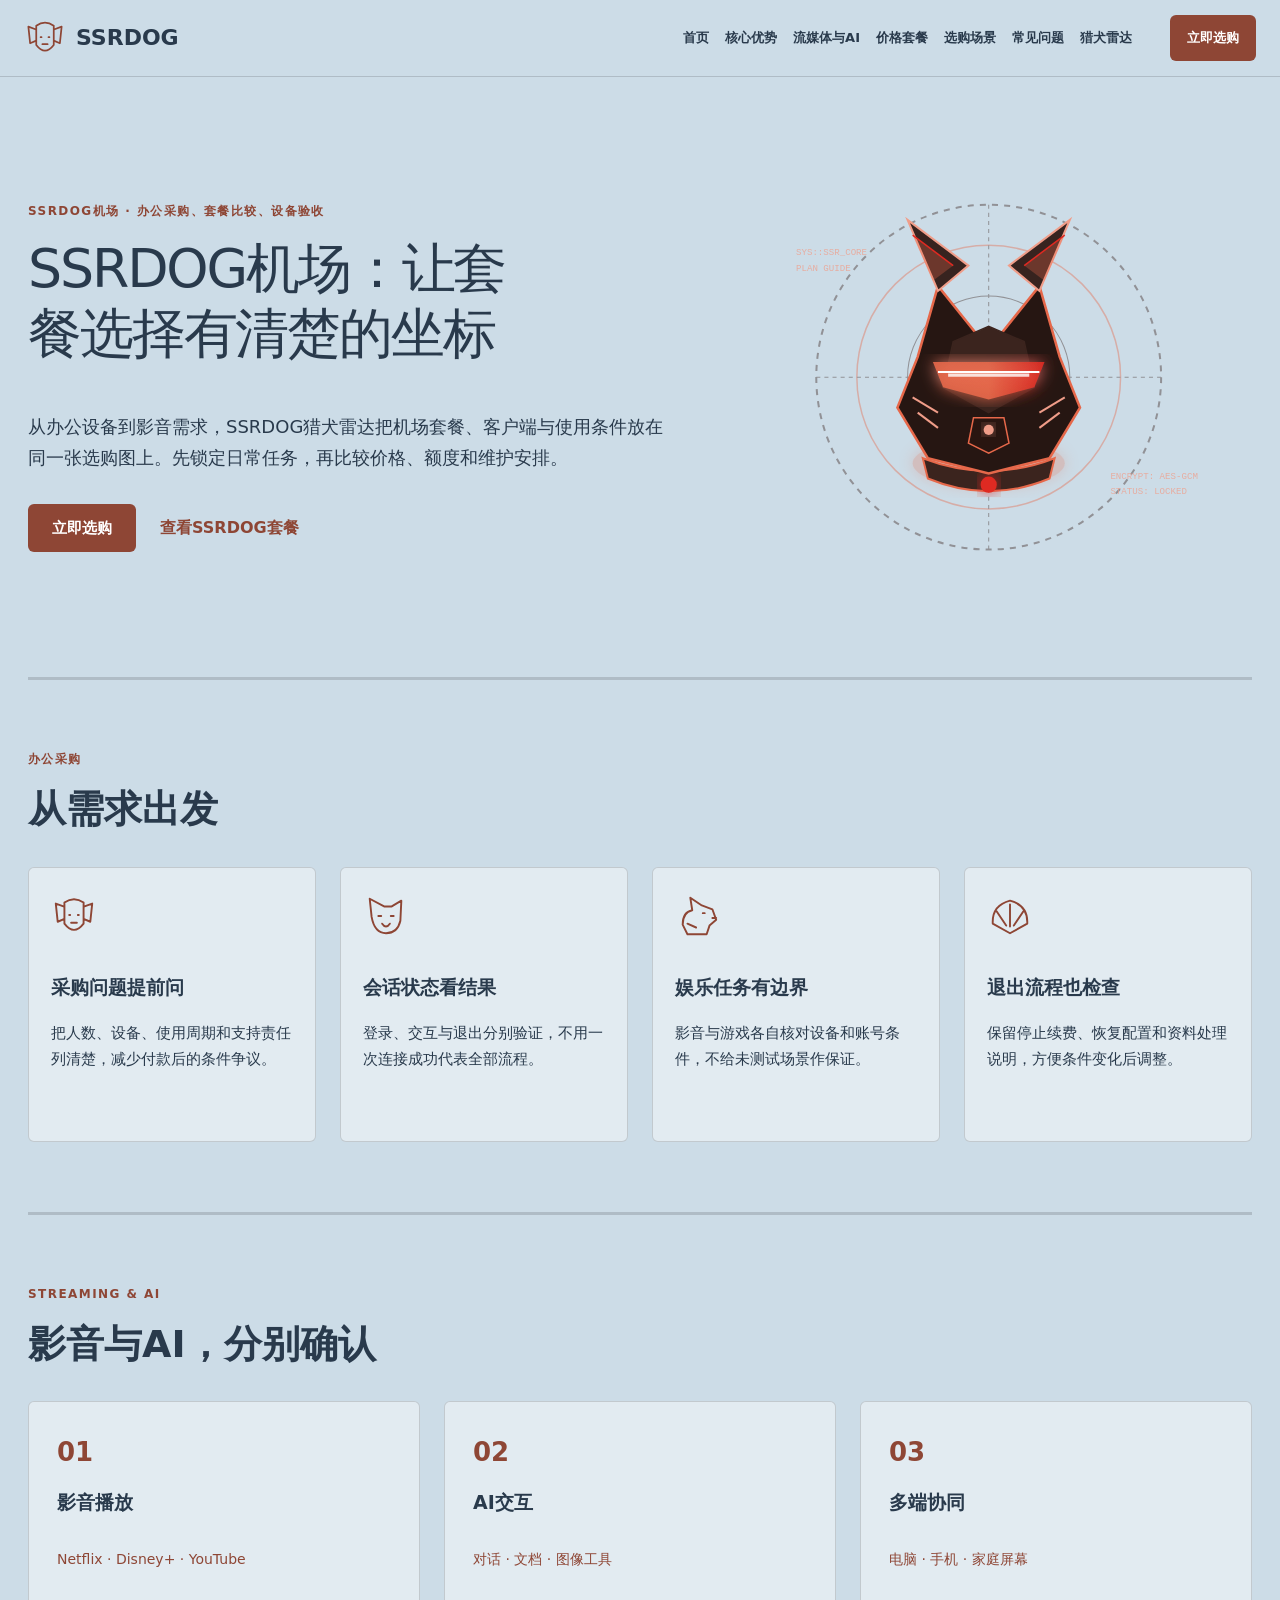
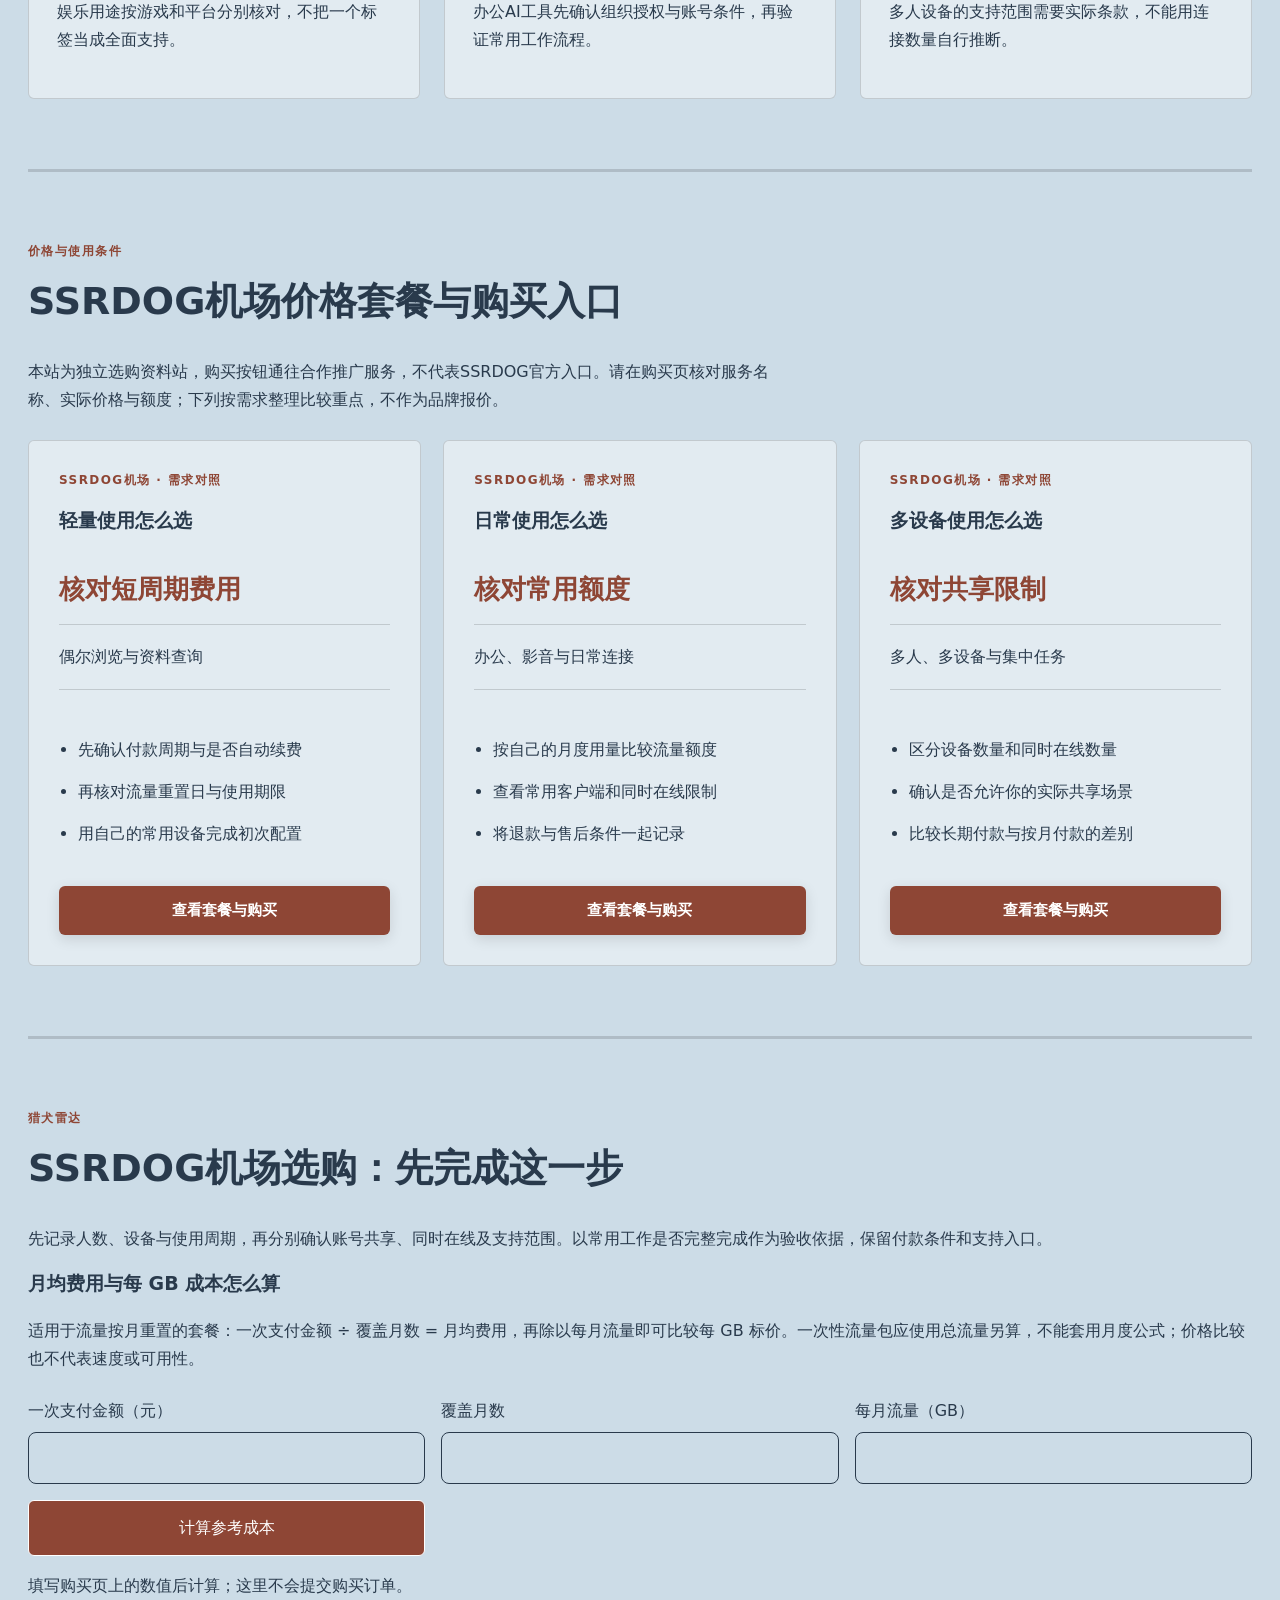
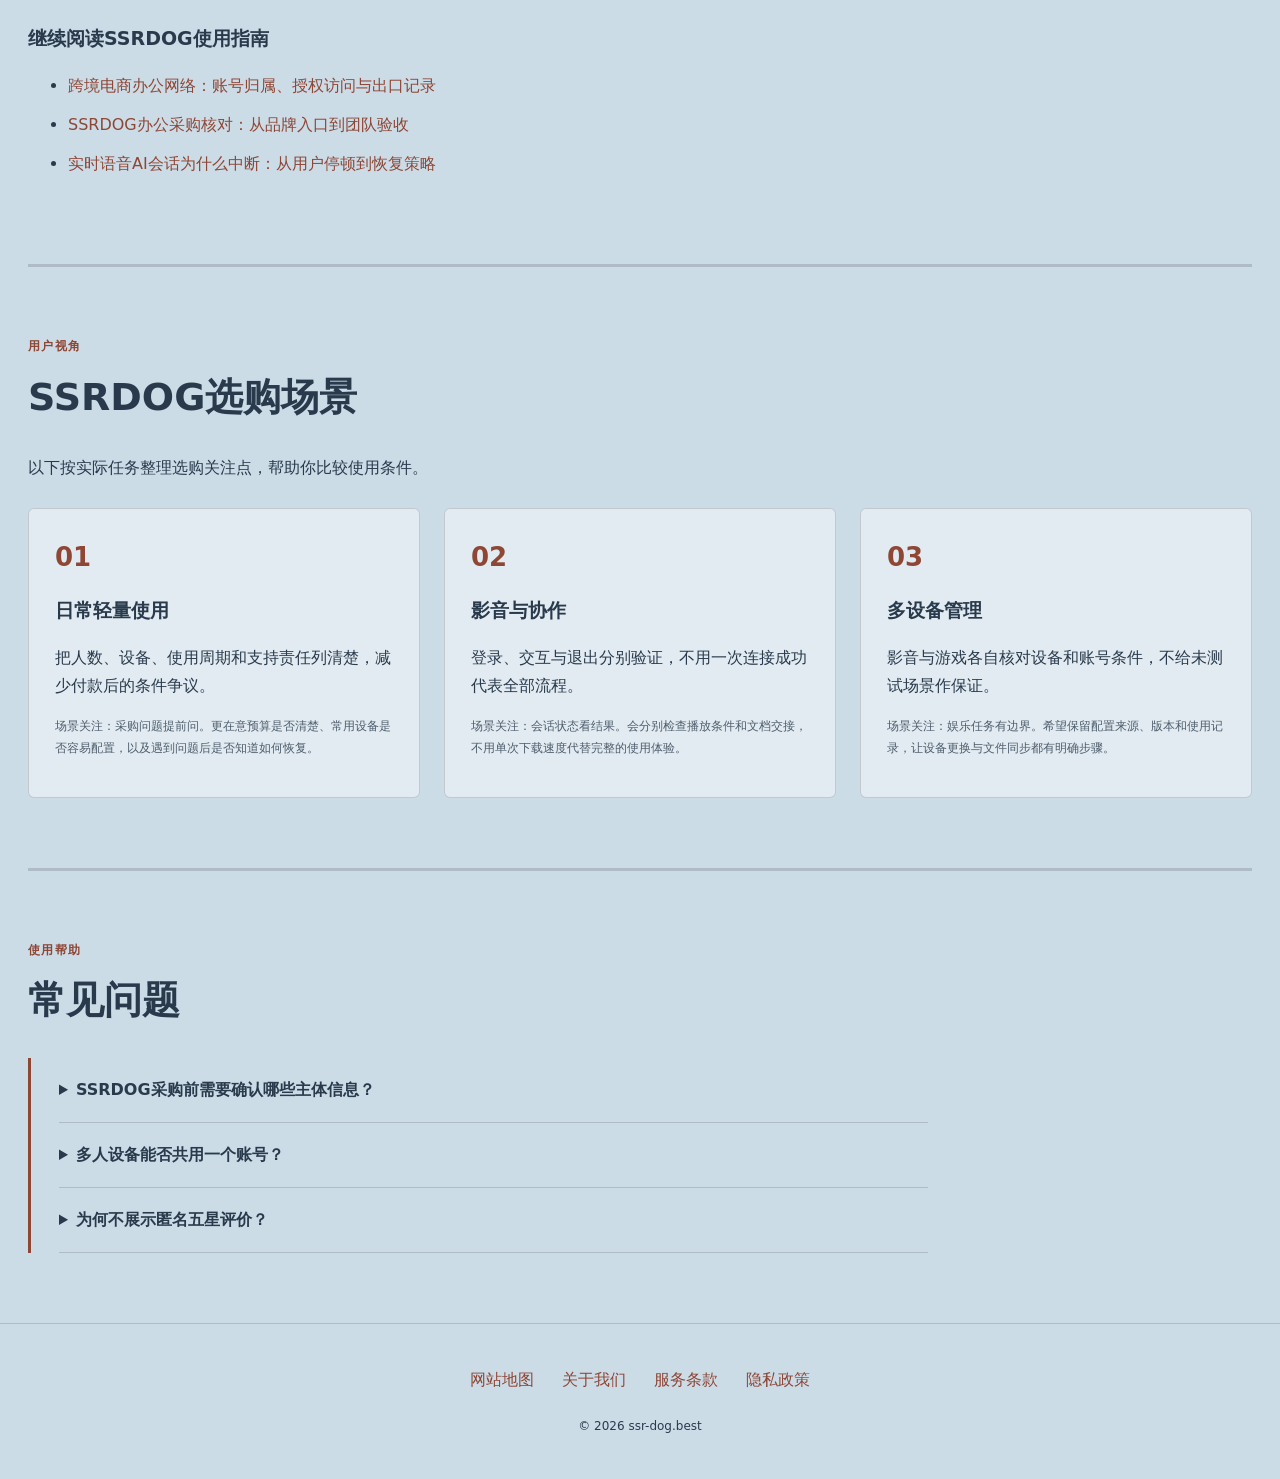
<file: index.html>
<!DOCTYPE html>

<html lang="zh-CN"><head><meta charset="utf-8"/><meta content="width=device-width,initial-scale=1" name="viewport"/><title>SSRDOG机场套餐与办公指南｜设备、价格和选购核对</title><meta content="从办公设备到影音需求，SSRDOG猎犬雷达把机场套餐、客户端与使用条件放在同一张选购图上。先锁定日常任务，再比较价格、额度和维护安排。" name="description"/><link href="https://ssr-dog.best/" rel="canonical"/><meta content="website" property="og:type"/><meta content="SSRDOG机场套餐与办公指南｜设备、价格和选购核对" property="og:title"/><meta content="从办公设备到影音需求，SSRDOG猎犬雷达把机场套餐、客户端与使用条件放在同一张选购图上。先锁定日常任务，再比较价格、额度和维护安排。" property="og:description"/><meta content="https://ssr-dog.best/" property="og:url"/><meta content="https://ssr-dog.best/share.png" property="og:image"/><meta content="zh_CN" property="og:locale"/><link href="favicon.svg" rel="icon" type="image/svg+xml"/><link href="style.css" rel="stylesheet"/><script defer="" src="menu.js"></script><script type="application/ld+json">{"@context": "https://schema.org", "@type": "WebPage", "name": "SSRDOG机场套餐与办公指南｜设备、价格和选购核对", "url": "https://ssr-dog.best/", "description": "从办公设备到影音需求，SSRDOG猎犬雷达把机场套餐、客户端与使用条件放在同一张选购图上。先锁定日常任务，再比较价格、额度和维护安排。", "inLanguage": "zh-CN"}</script><link href="seo-guide.css" rel="stylesheet"/></head><body class="site-15 hero-B review-0 faq-2 nav-2"><header class="site-header"><div class="nav-wrap"><a class="brand" href="index.html"><svg aria-hidden="true" class="brand-mark" viewbox="0 0 48 48"><path d="M13 14L5 11L7 30L14 27 M35 14L43 11L41 30L34 27 M14 10Q24 3 34 10V32Q24 45 14 32Z M19 23H20 M28 23H29 M21 31H27" fill="none" stroke="currentColor" stroke-linecap="round" stroke-linejoin="round" stroke-width="2"></path></svg><span>SSRDOG</span></a><nav aria-label="主导航" id="site-menu"><a href="index.html">首页</a><a href="index.html#features">核心优势</a><a href="index.html#streaming">流媒体与AI</a><a href="index.html#pricing">价格套餐</a><a href="index.html#testimonials">选购场景</a><a href="index.html#faq">常见问题</a><a href="hound-radar.html">猎犬雷达</a></nav><div class="nav-actions"><a class="button compact" href="https://ww012.twilightaff.com/#/?code=A56DH1Af" rel="sponsored nofollow noopener" target="_blank">立即选购</a><button aria-controls="site-menu" aria-expanded="false" aria-label="切换主导航菜单" class="menu-toggle" type="button"><span></span><span></span></button></div></div></header><main class="site-main"><section class="hero-section"><div class="hero-copy"><span class="eyebrow">SSRDOG机场 · 办公采购、套餐比较、设备验收</span><h1>SSRDOG机场：让套餐选择有清楚的坐标</h1><p class="hero-intro">从办公设备到影音需求，SSRDOG猎犬雷达把机场套餐、客户端与使用条件放在同一张选购图上。先锁定日常任务，再比较价格、额度和维护安排。</p><div class="hero-actions"><a class="button" href="https://ww012.twilightaff.com/#/?code=A56DH1Af" rel="sponsored nofollow noopener" target="_blank">立即选购</a><a class="text-button" href="#pricing">查看SSRDOG套餐</a></div></div><div aria-label="SSRDOG品牌动画" class="hero-art" role="img"><svg height="100%" style="max-height: 400px;" viewbox="0 0 520 440" width="100%" xmlns="http://www.w3.org/2000/svg">
<defs>
<lineargradient id="cyberGrid" x1="0" x2="0" y1="0" y2="1">
<stop offset="0%" stop-color="#e6684a" stop-opacity="0.3"></stop>
<stop offset="100%" stop-color="#e6684a" stop-opacity="0.0"></stop>
</lineargradient>
<lineargradient id="neonVisor" x1="0" x2="1" y1="0" y2="0">
<stop offset="0%" stop-color="#e6684a"></stop>
<stop offset="50%" stop-color="#e6684a"></stop>
<stop offset="100%" stop-color="#df2921"></stop>
</lineargradient>
<filter height="140%" id="neonGlow" width="140%" x="-20%" y="-20%">
<fegaussianblur result="blur" stddeviation="8"></fegaussianblur>
<fecomposite in="SourceGraphic" in2="blur" operator="over"></fecomposite>
</filter>
</defs>
<style>
    @keyframes houndHover {
      0%, 100% { transform: translateY(0px) rotate(0deg); }
      50% { transform: translateY(-12px) rotate(1deg); }
    }
    @keyframes scanBeam {
      0% { transform: translateY(-30px); opacity: 0; }
      50% { opacity: 0.8; }
      100% { transform: translateY(180px); opacity: 0; }
    }
    @keyframes earTwitch {
      0%, 80%, 100% { transform: rotate(0deg); }
      85% { transform: rotate(-5deg); }
      90% { transform: rotate(4deg); }
    }
    @keyframes ringPulse {
      0%, 100% { transform: scale(1); opacity: 0.4; }
      50% { transform: scale(1.08); opacity: 0.9; }
    }
    .hound-body { animation: houndHover 4.5s ease-in-out infinite; transform-origin: center; }
    .scan-line { animation: scanBeam 3s ease-in-out infinite; }
    .ear-left { transform-origin: 210px 140px; animation: earTwitch 6s ease-in-out infinite; }
    .ear-right { transform-origin: 310px 140px; animation: earTwitch 6s ease-in-out infinite 0.5s; }
    .radar-ring { transform-origin: 260px 220px; animation: ringPulse 4s ease-in-out infinite; }
  </style>
<!-- Background Cyber Radar Grid -->
<g opacity="0.4">
<circle cx="260" cy="220" fill="none" r="170" stroke="#3b241e" stroke-dasharray="6,6" stroke-width="2"></circle>
<circle class="radar-ring" cx="260" cy="220" fill="none" r="130" stroke="#e6684a" stroke-width="1.5"></circle>
<circle cx="260" cy="220" fill="none" r="80" stroke="#3b241e" stroke-width="1"></circle>
<line stroke="#3b241e" stroke-dasharray="4,4" stroke-width="1" x1="90" x2="430" y1="220" y2="220"></line>
<line stroke="#3b241e" stroke-dasharray="4,4" stroke-width="1" x1="260" x2="260" y1="50" y2="390"></line>
</g>
<!-- Cyber Hound Group -->
<g class="hound-body">
<!-- Cyber Collar Glow -->
<ellipse cx="260" cy="305" fill="#e6684a" filter="url(#neonGlow)" opacity="0.25" rx="75" ry="24"></ellipse>
<path d="M195 300 Q260 325 325 300 L320 320 Q260 345 200 320 Z" fill="#3b241e" stroke="#e6684a" stroke-width="2"></path>
<circle cx="260" cy="326" fill="#df2921" filter="url(#neonGlow)" r="8"></circle>
<!-- Hound Head Base (Geometric Cyber Style) -->
<path d="M190 200 L210 130 L250 180 L270 180 L310 130 L330 200 L350 250 L320 300 L260 315 L200 300 L170 250 Z" fill="#261612" stroke="#e6684a" stroke-width="2.5"></path>
<!-- Left Cyber Ear -->
<g class="ear-left">
<polygon fill="#37231f" points="210,135 180,65 240,110" stroke="#f09d89" stroke-width="2"></polygon>
<polygon fill="#e6684a" opacity="0.3" points="205,125 185,80 225,110"></polygon>
<line stroke="#df2921" stroke-width="1.5" x1="185" x2="225" y1="80" y2="110"></line>
</g>
<!-- Right Cyber Ear -->
<g class="ear-right">
<polygon fill="#37231f" points="310,135 340,65 280,110" stroke="#f09d89" stroke-width="2"></polygon>
<polygon fill="#e6684a" opacity="0.3" points="315,125 335,80 295,110"></polygon>
<line stroke="#df2921" stroke-width="1.5" x1="335" x2="295" y1="80" y2="110"></line>
</g>
<!-- Head Face Plates -->
<path d="M225 185 L260 170 L295 185 L305 230 L260 255 L215 230 Z" fill="#3b241e" stroke="#3b241e" stroke-width="1.5"></path>
<!-- Cyber Neon Visor Eye Bar -->
<g filter="url(#neonGlow)">
<polygon fill="url(#neonVisor)" opacity="0.9" points="205,205 315,205 305,230 260,242 215,230"></polygon>
<line stroke="#fff" stroke-width="2" x1="210" x2="310" y1="215" y2="215"></line>
</g>
<!-- Scanning Line Beam across Visor -->
<line class="scan-line" opacity="0.8" stroke="#fff" stroke-width="3" x1="220" x2="300" y1="218" y2="218"></line>
<!-- Cyber Muzzle & Snout -->
<polygon fill="#291510" points="245,260 275,260 280,285 260,295 240,285" stroke="#e6684a" stroke-width="1.5"></polygon>
<!-- Nose LED -->
<circle cx="260" cy="272" fill="#f09d89" filter="url(#neonGlow)" r="5"></circle>
<!-- Cyber Cheeks Decal Lines -->
<line stroke="#f09d89" stroke-width="2" x1="185" x2="210" y1="240" y2="255"></line>
<line stroke="#f09d89" stroke-width="2" x1="190" x2="210" y1="255" y2="270"></line>
<line stroke="#f09d89" stroke-width="2" x1="335" x2="310" y1="240" y2="255"></line>
<line stroke="#f09d89" stroke-width="2" x1="330" x2="310" y1="255" y2="270"></line>
</g>
<!-- Floating Tech Data Bits -->
<g fill="#f09d89" font-family="monospace" font-size="9" opacity="0.75">
<text x="70" y="100">SYS::SSR_CORE</text>
<text x="70" y="115">PLAN GUIDE</text>
<text x="380" y="320">ENCRYPT: AES-GCM</text>
<text x="380" y="335">STATUS: LOCKED</text>
</g>
</svg></div></section><section class="section" id="features"><div class="section-heading"><span class="eyebrow">办公采购</span><h2>从需求出发</h2></div><div class="features rail"><div class="feature"><svg aria-hidden="true" class="" viewbox="0 0 48 48"><path d="M13 14L5 11L7 30L14 27 M35 14L43 11L41 30L34 27 M14 10Q24 3 34 10V32Q24 45 14 32Z M19 23H20 M28 23H29 M21 31H27" fill="none" stroke="currentColor" stroke-linecap="round" stroke-linejoin="round" stroke-width="2"></path></svg><div><h3>采购问题提前问</h3><p>把人数、设备、使用周期和支持责任列清楚，减少付款后的条件争议。</p></div></div><div class="feature"><svg aria-hidden="true" class="" viewbox="0 0 48 48"><path d="M9 25L7 6L22 14H30L40 8L39 29Q36 42 24 42Q12 42 9 25Z M16 24H19 M29 24H32 M20 32Q24 38 28 32" fill="none" stroke="currentColor" stroke-linecap="round" stroke-linejoin="round" stroke-width="2"></path></svg><div><h3>会话状态看结果</h3><p>登录、交互与退出分别验证，不用一次连接成功代表全部流程。</p></div></div><div class="feature"><svg aria-hidden="true" class="" viewbox="0 0 48 48"><path d="M8 33Q8 20 18 18L16 5L28 13L39 17L43 28L36 34L33 43H13Z M29 21H31 M39 26H43 M13 32L22 36" fill="none" stroke="currentColor" stroke-linecap="round" stroke-linejoin="round" stroke-width="2"></path></svg><div><h3>娱乐任务有边界</h3><p>影音与游戏各自核对设备和账号条件，不给未测试场景作保证。</p></div></div><div class="feature"><svg aria-hidden="true" class="" viewbox="0 0 48 48"><path d="M6 32Q5 13 24 8Q43 13 42 32L24 42Z M24 12V35 M10 19L20 34 M38 19L28 34" fill="none" stroke="currentColor" stroke-linecap="round" stroke-linejoin="round" stroke-width="2"></path></svg><div><h3>退出流程也检查</h3><p>保留停止续费、恢复配置和资料处理说明，方便条件变化后调整。</p></div></div></div></section><section class="section" id="streaming"><div class="section-heading"><span class="eyebrow">STREAMING &amp; AI</span><h2>影音与AI，分别确认</h2></div><div class="use-cases rows"><div class="use-case"><span class="item-no">01</span><h3>影音播放</h3><p class="platforms">Netflix · Disney+ · YouTube</p><p>娱乐用途按游戏和平台分别核对，不把一个标签当成全面支持。</p></div><div class="use-case"><span class="item-no">02</span><h3>AI交互</h3><p class="platforms">对话 · 文档 · 图像工具</p><p>办公AI工具先确认组织授权与账号条件，再验证常用工作流程。</p></div><div class="use-case"><span class="item-no">03</span><h3>多端协同</h3><p class="platforms">电脑 · 手机 · 家庭屏幕</p><p>多人设备的支持范围需要实际条款，不能用连接数量自行推断。</p></div></div></section><section class="section" id="pricing"><div class="section-heading"><span class="eyebrow">价格与使用条件</span><h2>SSRDOG机场价格套餐与购买入口</h2></div><p class="section-intro">本站为独立选购资料站，购买按钮通往合作推广服务，不代表SSRDOG官方入口。请在购买页核对服务名称、实际价格与额度；下列按需求整理比较重点，不作为品牌报价。</p><div class="plans cards"><div class="plan"><span class="eyebrow">SSRDOG机场 · 需求对照</span><h3>轻量使用怎么选</h3><p class="price-value">核对短周期费用</p><p class="quota">偶尔浏览与资料查询</p><ul><li>先确认付款周期与是否自动续费</li><li>再核对流量重置日与使用期限</li><li>用自己的常用设备完成初次配置</li></ul> <a class="button" href="https://ww012.twilightaff.com/#/?code=A56DH1Af" rel="sponsored nofollow noopener" target="_blank">查看套餐与购买</a>
</div><div class="plan"><span class="eyebrow">SSRDOG机场 · 需求对照</span><h3>日常使用怎么选</h3><p class="price-value">核对常用额度</p><p class="quota">办公、影音与日常连接</p><ul><li>按自己的月度用量比较流量额度</li><li>查看常用客户端和同时在线限制</li><li>将退款与售后条件一起记录</li></ul> <a class="button" href="https://ww012.twilightaff.com/#/?code=A56DH1Af" rel="sponsored nofollow noopener" target="_blank">查看套餐与购买</a>
</div><div class="plan"><span class="eyebrow">SSRDOG机场 · 需求对照</span><h3>多设备使用怎么选</h3><p class="price-value">核对共享限制</p><p class="quota">多人、多设备与集中任务</p><ul><li>区分设备数量和同时在线数量</li><li>确认是否允许你的实际共享场景</li><li>比较长期付款与按月付款的差别</li></ul> <a class="button" href="https://ww012.twilightaff.com/#/?code=A56DH1Af" rel="sponsored nofollow noopener" target="_blank">查看套餐与购买</a>
</div></div></section><section class="section seo-plan-guide" id="plan-guide"><div class="section-heading"><span class="eyebrow">猎犬雷达</span><h2>SSRDOG机场选购：先完成这一步</h2></div><p>先记录人数、设备与使用周期，再分别确认账号共享、同时在线及支持范围。以常用工作是否完整完成作为验收依据，保留付款条件和支持入口。</p><h3>月均费用与每 GB 成本怎么算</h3><p>适用于流量按月重置的套餐：一次支付金额 ÷ 覆盖月数 = 月均费用，再除以每月流量即可比较每 GB 标价。一次性流量包应使用总流量另算，不能套用月度公式；价格比较也不代表速度或可用性。</p><form class="seo-cost-form"><label>一次支付金额（元）<input inputmode="decimal" min="0.01" name="amount" required="" step="0.01" type="number"/></label><label>覆盖月数<input inputmode="numeric" max="120" min="1" name="months" required="" step="1" type="number"/></label><label>每月流量（GB）<input inputmode="decimal" min="0.01" name="quota" required="" step="0.01" type="number"/></label><button class="button" type="submit">计算参考成本</button><output aria-live="polite">填写购买页上的数值后计算；这里不会提交购买订单。</output></form><div class="seo-reading"><h3>继续阅读SSRDOG使用指南</h3><ul><li><a href="ssrdog-cross-border-ecommerce-clean-ip.html">跨境电商办公网络：账号归属、授权访问与出口记录</a></li><li><a href="ssrdog-enterprise-transit-architecture.html">SSRDOG办公采购核对：从品牌入口到团队验收</a></li><li><a href="ssrdog-llm-realtime-voice-api-keepalive.html">实时语音AI会话为什么中断：从用户停顿到恢复策略</a></li></ul></div></section><section class="section" id="testimonials"><div class="section-heading"><span class="eyebrow">用户视角</span><h2>SSRDOG选购场景</h2></div><p class="section-intro">以下按实际任务整理选购关注点，帮助你比较使用条件。</p><div class="reviews"><div class="review"><span class="review-mark">01</span><h3>日常轻量使用</h3><p>把人数、设备、使用周期和支持责任列清楚，减少付款后的条件争议。</p><p class="small">场景关注：采购问题提前问。更在意预算是否清楚、常用设备是否容易配置，以及遇到问题后是否知道如何恢复。</p></div><div class="review"><span class="review-mark">02</span><h3>影音与协作</h3><p>登录、交互与退出分别验证，不用一次连接成功代表全部流程。</p><p class="small">场景关注：会话状态看结果。会分别检查播放条件和文档交接，不用单次下载速度代替完整的使用体验。</p></div><div class="review"><span class="review-mark">03</span><h3>多设备管理</h3><p>影音与游戏各自核对设备和账号条件，不给未测试场景作保证。</p><p class="small">场景关注：娱乐任务有边界。希望保留配置来源、版本和使用记录，让设备更换与文件同步都有明确步骤。</p></div></div></section><section class="section" id="faq"><div class="section-heading"><span class="eyebrow">使用帮助</span><h2>常见问题</h2></div><div class="faq-list"><details><summary>SSRDOG采购前需要确认哪些主体信息？</summary><p>核对真实服务名称、收款对象和支持渠道，第三方资料页不能代替交易条款。</p></details><details><summary>多人设备能否共用一个账号？</summary><p>以实际服务规则为准，不能仅凭网络连通推断共享使用已获允许。</p></details><details><summary>为何不展示匿名五星评价？</summary><p>缺少可追溯来源与使用条件的评价无法支持判断，本站保留真实反馈待补位置。</p></details></div></section></main><footer class="site-footer"><nav aria-label="页脚导航"><a href="sitemap.html">网站地图</a><a href="about.html">关于我们</a><a href="terms.html">服务条款</a><a href="privacy.html">隐私政策</a></nav><p>© 2026 ssr-dog.best</p></footer><script defer="True" src="seo-guide.js"></script></body></html>
</file>
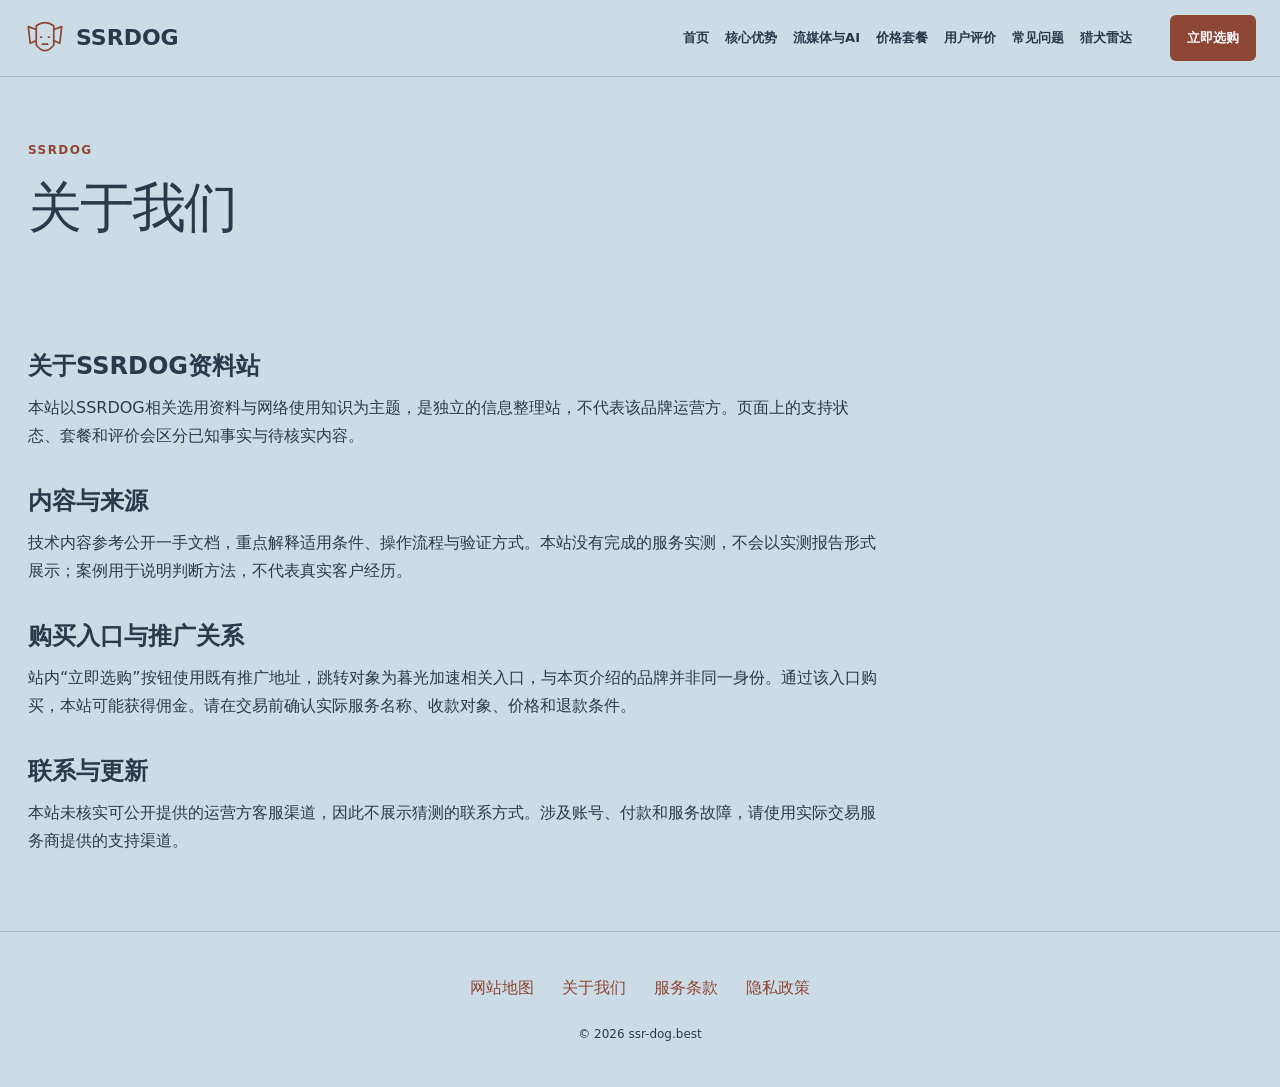
<file: about.html>
<!DOCTYPE html>
<html lang="zh-CN"><head><meta charset="UTF-8"><meta name="viewport" content="width=device-width,initial-scale=1"><title>关于我们｜SSRDOG·猎犬雷达</title><meta name="description" content="猎犬雷达的关于我们：说明SSRDOG资料整理、内容使用与第三方服务边界。"><meta name="keywords" content="SSRDOG,关于我们,猎犬雷达,网络使用指南"><link rel="canonical" href="https://ssr-dog.best/about.html"><meta property="og:type" content="website"><meta property="og:title" content="关于我们｜SSRDOG·猎犬雷达"><meta property="og:description" content="猎犬雷达的关于我们：说明SSRDOG资料整理、内容使用与第三方服务边界。"><meta property="og:url" content="https://ssr-dog.best/about.html"><meta property="og:image" content="https://ssr-dog.best/share.png"><meta property="og:locale" content="zh_CN"><link rel="icon" href="favicon.svg" type="image/svg+xml"><link rel="stylesheet" href="style.css"><script defer src="menu.js"></script><script type="application/ld+json">{"@context": "https://schema.org", "@type": "WebPage", "name": "关于我们｜SSRDOG·猎犬雷达", "url": "https://ssr-dog.best/about.html", "description": "猎犬雷达的关于我们：说明SSRDOG资料整理、内容使用与第三方服务边界。", "inLanguage": "zh-CN"}</script></head><body class="site-15 hero-B review-0 faq-2 nav-2"><header class="site-header"><div class="nav-wrap"><a class="brand" href="index.html"><svg class="brand-mark" viewBox="0 0 48 48" aria-hidden="true"><path d="M13 14L5 11L7 30L14 27 M35 14L43 11L41 30L34 27 M14 10Q24 3 34 10V32Q24 45 14 32Z M19 23H20 M28 23H29 M21 31H27" fill="none" stroke="currentColor" stroke-width="2" stroke-linecap="round" stroke-linejoin="round"/></svg><span>SSRDOG</span></a><nav id="site-menu" aria-label="主导航"><a href="index.html">首页</a><a href="index.html#features">核心优势</a><a href="index.html#streaming">流媒体与AI</a><a href="index.html#pricing">价格套餐</a><a href="index.html#testimonials">用户评价</a><a href="index.html#faq">常见问题</a><a href="hound-radar.html">猎犬雷达</a></nav><div class="nav-actions"><a class="button compact" href="https://ww012.twilightaff.com/#/?code=A56DH1Af" target="_blank" rel="sponsored nofollow noopener">立即选购</a><button type="button" class="menu-toggle" aria-label="切换主导航菜单" aria-controls="site-menu" aria-expanded="false"><span></span><span></span></button></div></div></header><main class="site-main"><header class="page-heading"><span class="eyebrow">SSRDOG</span><h1>关于我们</h1></header><div class="prose"><h2>关于SSRDOG资料站</h2><p>本站以SSRDOG相关选用资料与网络使用知识为主题，是独立的信息整理站，不代表该品牌运营方。页面上的支持状态、套餐和评价会区分已知事实与待核实内容。</p><h2>内容与来源</h2><p>技术内容参考公开一手文档，重点解释适用条件、操作流程与验证方式。本站没有完成的服务实测，不会以实测报告形式展示；案例用于说明判断方法，不代表真实客户经历。</p><h2>购买入口与推广关系</h2><p>站内“立即选购”按钮使用既有推广地址，跳转对象为暮光加速相关入口，与本页介绍的品牌并非同一身份。通过该入口购买，本站可能获得佣金。请在交易前确认实际服务名称、收款对象、价格和退款条件。</p><h2>联系与更新</h2><p>本站未核实可公开提供的运营方客服渠道，因此不展示猜测的联系方式。涉及账号、付款和服务故障，请使用实际交易服务商提供的支持渠道。</p></div></main><footer class="site-footer"><nav aria-label="页脚导航"><a href="sitemap.html">网站地图</a><a href="about.html">关于我们</a><a href="terms.html">服务条款</a><a href="privacy.html">隐私政策</a></nav><p>© 2026 ssr-dog.best</p></footer></body></html>
</file>
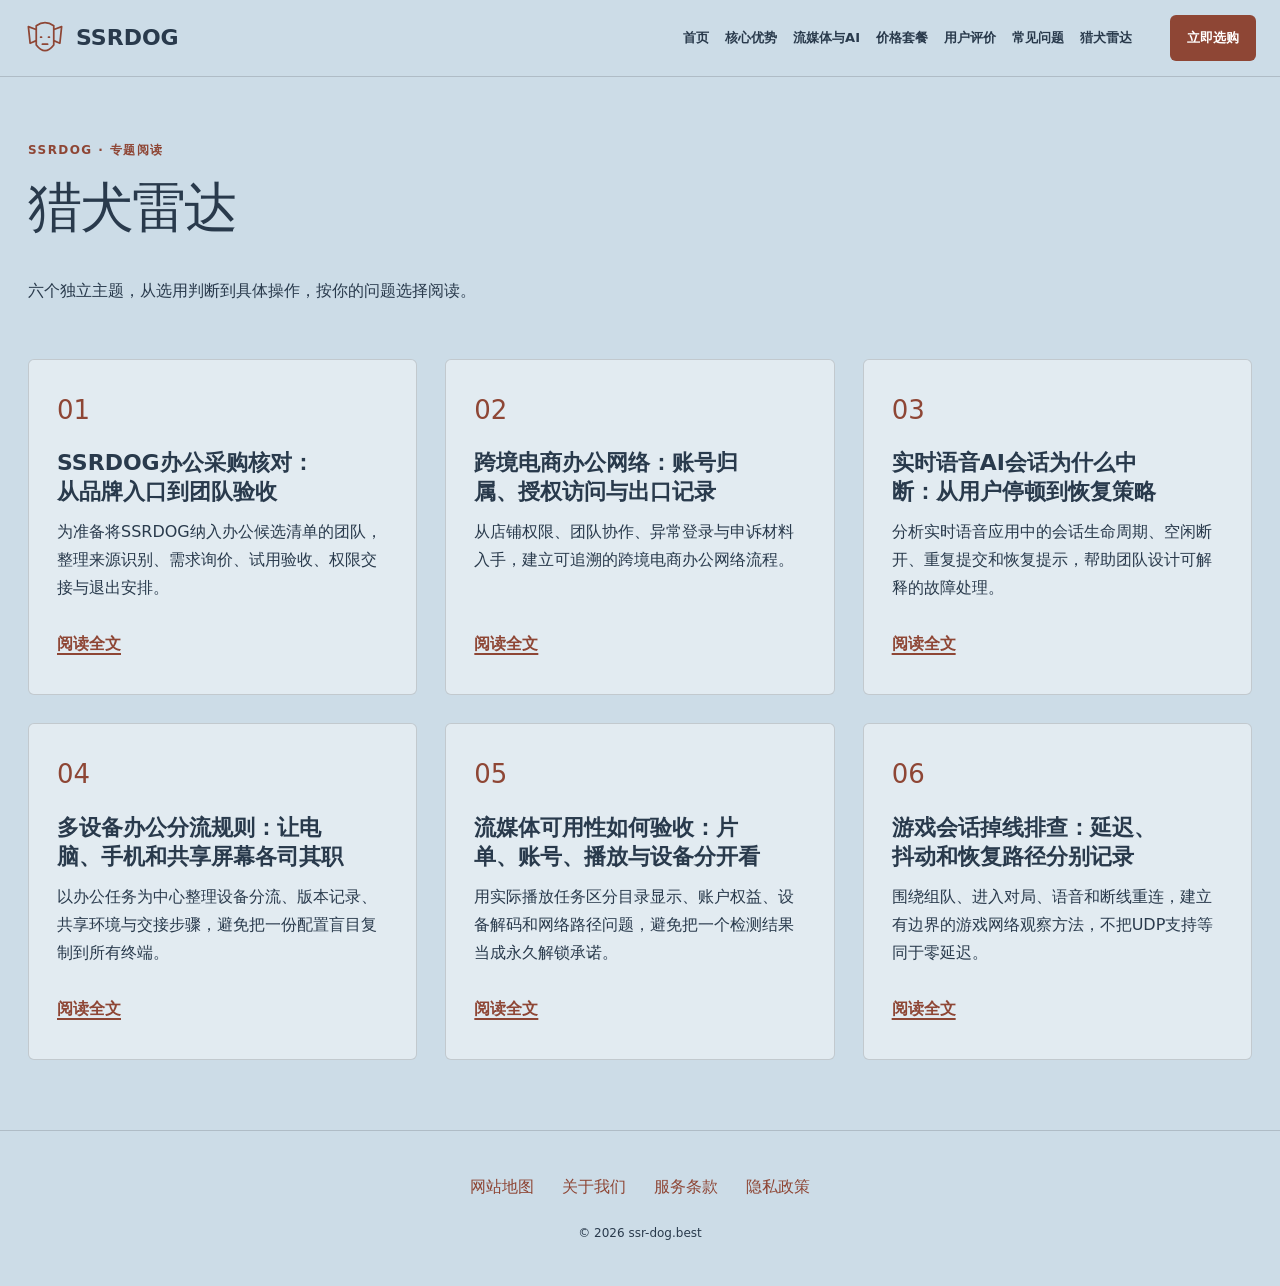
<file: hound-radar.html>
<!DOCTYPE html>
<html lang="zh-CN"><head><meta charset="UTF-8"><meta name="viewport" content="width=device-width,initial-scale=1"><title>猎犬雷达｜SSRDOG专题文章</title><meta name="description" content="猎犬雷达收录六篇独立专题，围绕SSRDOG相关资料，按办公采购、多人设备与娱乐连接的需求组织展开阅读。"><meta name="keywords" content="SSRDOG,猎犬雷达,猎犬雷达,网络使用指南"><link rel="canonical" href="https://ssr-dog.best/hound-radar.html"><meta property="og:type" content="website"><meta property="og:title" content="猎犬雷达｜SSRDOG专题文章"><meta property="og:description" content="猎犬雷达收录六篇独立专题，围绕SSRDOG相关资料，按办公采购、多人设备与娱乐连接的需求组织展开阅读。"><meta property="og:url" content="https://ssr-dog.best/hound-radar.html"><meta property="og:image" content="https://ssr-dog.best/share.png"><meta property="og:locale" content="zh_CN"><link rel="icon" href="favicon.svg" type="image/svg+xml"><link rel="stylesheet" href="style.css"><script defer src="menu.js"></script><script type="application/ld+json">{"@context": "https://schema.org", "@type": "WebPage", "name": "猎犬雷达｜SSRDOG专题文章", "url": "https://ssr-dog.best/hound-radar.html", "description": "猎犬雷达收录六篇独立专题，围绕SSRDOG相关资料，按办公采购、多人设备与娱乐连接的需求组织展开阅读。", "inLanguage": "zh-CN"}</script></head><body class="site-15 hero-B review-0 faq-2 nav-2"><header class="site-header"><div class="nav-wrap"><a class="brand" href="index.html"><svg class="brand-mark" viewBox="0 0 48 48" aria-hidden="true"><path d="M13 14L5 11L7 30L14 27 M35 14L43 11L41 30L34 27 M14 10Q24 3 34 10V32Q24 45 14 32Z M19 23H20 M28 23H29 M21 31H27" fill="none" stroke="currentColor" stroke-width="2" stroke-linecap="round" stroke-linejoin="round"/></svg><span>SSRDOG</span></a><nav id="site-menu" aria-label="主导航"><a href="index.html">首页</a><a href="index.html#features">核心优势</a><a href="index.html#streaming">流媒体与AI</a><a href="index.html#pricing">价格套餐</a><a href="index.html#testimonials">用户评价</a><a href="index.html#faq">常见问题</a><a href="hound-radar.html">猎犬雷达</a></nav><div class="nav-actions"><a class="button compact" href="https://ww012.twilightaff.com/#/?code=A56DH1Af" target="_blank" rel="sponsored nofollow noopener">立即选购</a><button type="button" class="menu-toggle" aria-label="切换主导航菜单" aria-controls="site-menu" aria-expanded="false"><span></span><span></span></button></div></div></header><main class="site-main"><header class="page-heading"><span class="eyebrow">SSRDOG · 专题阅读</span><h1>猎犬雷达</h1><p>六个独立主题，从选用判断到具体操作，按你的问题选择阅读。</p></header><div class="article-list mosaic"><article class="article-card"><h2>SSRDOG办公采购核对：从品牌入口到团队验收</h2><p>为准备将SSRDOG纳入办公候选清单的团队，整理来源识别、需求询价、试用验收、权限交接与退出安排。</p><a href="ssrdog-enterprise-transit-architecture.html">阅读全文</a></article><article class="article-card"><h2>跨境电商办公网络：账号归属、授权访问与出口记录</h2><p>从店铺权限、团队协作、异常登录与申诉材料入手，建立可追溯的跨境电商办公网络流程。</p><a href="ssrdog-cross-border-ecommerce-clean-ip.html">阅读全文</a></article><article class="article-card"><h2>实时语音AI会话为什么中断：从用户停顿到恢复策略</h2><p>分析实时语音应用中的会话生命周期、空闲断开、重复提交和恢复提示，帮助团队设计可解释的故障处理。</p><a href="ssrdog-llm-realtime-voice-api-keepalive.html">阅读全文</a></article><article class="article-card"><h2>多设备办公分流规则：让电脑、手机和共享屏幕各司其职</h2><p>以办公任务为中心整理设备分流、版本记录、共享环境与交接步骤，避免把一份配置盲目复制到所有终端。</p><a href="ssrdog-multi-device-client-routing-rules.html">阅读全文</a></article><article class="article-card"><h2>流媒体可用性如何验收：片单、账号、播放与设备分开看</h2><p>用实际播放任务区分目录显示、账户权益、设备解码和网络路径问题，避免把一个检测结果当成永久解锁承诺。</p><a href="ssrdog-streaming-unlock-native-ip-guide.html">阅读全文</a></article><article class="article-card"><h2>游戏会话掉线排查：延迟、抖动和恢复路径分别记录</h2><p>围绕组队、进入对局、语音和断线重连，建立有边界的游戏网络观察方法，不把UDP支持等同于零延迟。</p><a href="ssrdog-udp-packet-forwarding-gaming-latency.html">阅读全文</a></article></div></main><footer class="site-footer"><nav aria-label="页脚导航"><a href="sitemap.html">网站地图</a><a href="about.html">关于我们</a><a href="terms.html">服务条款</a><a href="privacy.html">隐私政策</a></nav><p>© 2026 ssr-dog.best</p></footer></body></html>
</file>
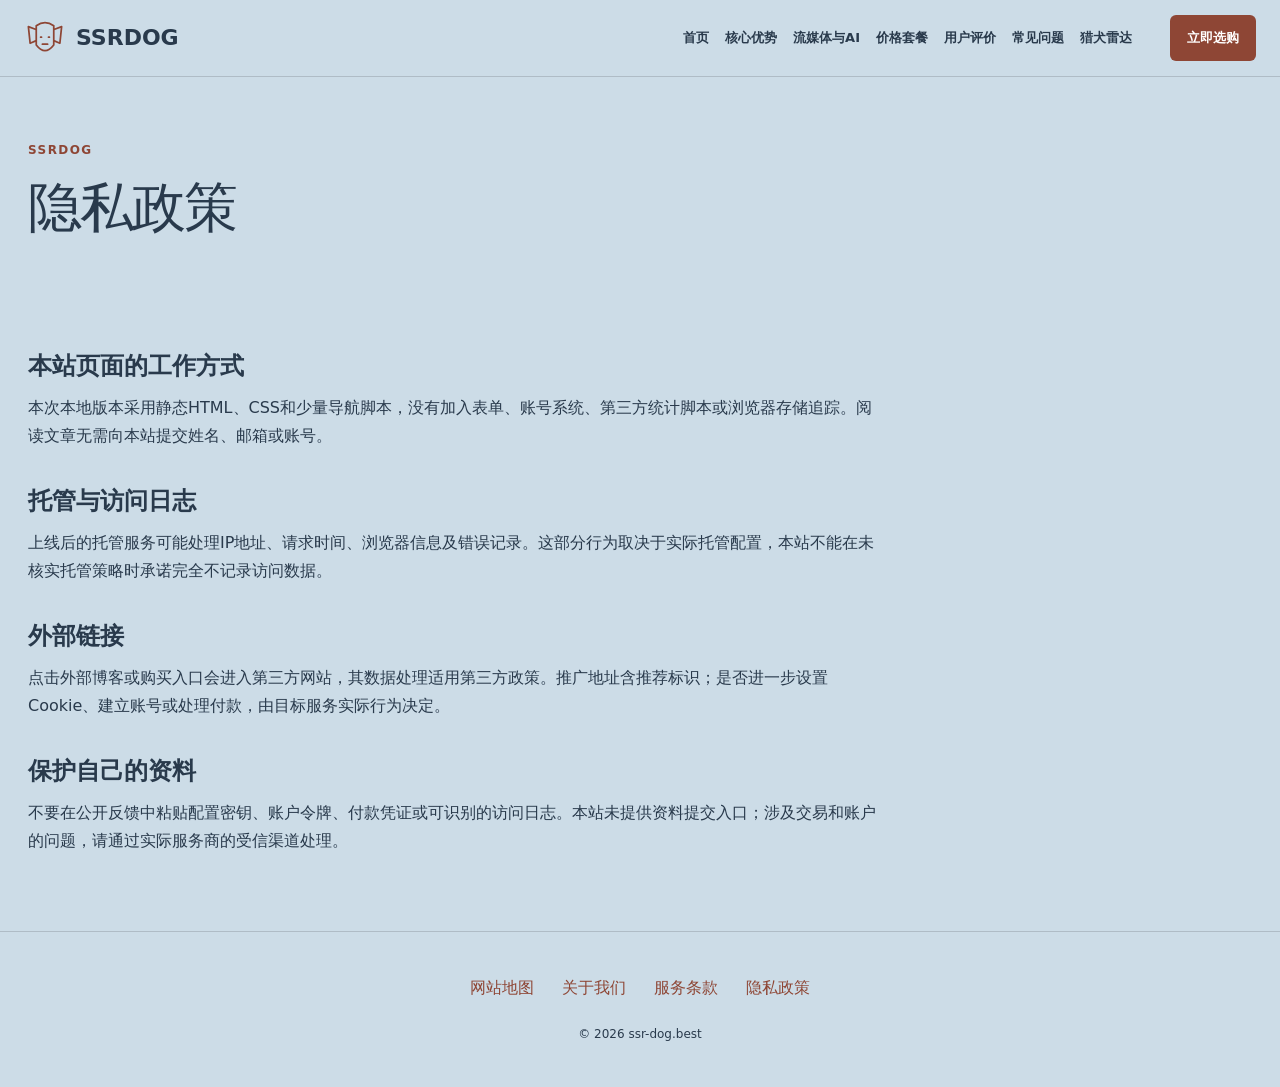
<file: privacy.html>
<!DOCTYPE html>
<html lang="zh-CN"><head><meta charset="UTF-8"><meta name="viewport" content="width=device-width,initial-scale=1"><title>隐私政策｜SSRDOG·猎犬雷达</title><meta name="description" content="猎犬雷达的隐私政策：说明SSRDOG资料整理、内容使用与第三方服务边界。"><meta name="keywords" content="SSRDOG,隐私政策,猎犬雷达,网络使用指南"><link rel="canonical" href="https://ssr-dog.best/privacy.html"><meta property="og:type" content="website"><meta property="og:title" content="隐私政策｜SSRDOG·猎犬雷达"><meta property="og:description" content="猎犬雷达的隐私政策：说明SSRDOG资料整理、内容使用与第三方服务边界。"><meta property="og:url" content="https://ssr-dog.best/privacy.html"><meta property="og:image" content="https://ssr-dog.best/share.png"><meta property="og:locale" content="zh_CN"><link rel="icon" href="favicon.svg" type="image/svg+xml"><link rel="stylesheet" href="style.css"><script defer src="menu.js"></script><script type="application/ld+json">{"@context": "https://schema.org", "@type": "WebPage", "name": "隐私政策｜SSRDOG·猎犬雷达", "url": "https://ssr-dog.best/privacy.html", "description": "猎犬雷达的隐私政策：说明SSRDOG资料整理、内容使用与第三方服务边界。", "inLanguage": "zh-CN"}</script></head><body class="site-15 hero-B review-0 faq-2 nav-2"><header class="site-header"><div class="nav-wrap"><a class="brand" href="index.html"><svg class="brand-mark" viewBox="0 0 48 48" aria-hidden="true"><path d="M13 14L5 11L7 30L14 27 M35 14L43 11L41 30L34 27 M14 10Q24 3 34 10V32Q24 45 14 32Z M19 23H20 M28 23H29 M21 31H27" fill="none" stroke="currentColor" stroke-width="2" stroke-linecap="round" stroke-linejoin="round"/></svg><span>SSRDOG</span></a><nav id="site-menu" aria-label="主导航"><a href="index.html">首页</a><a href="index.html#features">核心优势</a><a href="index.html#streaming">流媒体与AI</a><a href="index.html#pricing">价格套餐</a><a href="index.html#testimonials">用户评价</a><a href="index.html#faq">常见问题</a><a href="hound-radar.html">猎犬雷达</a></nav><div class="nav-actions"><a class="button compact" href="https://ww012.twilightaff.com/#/?code=A56DH1Af" target="_blank" rel="sponsored nofollow noopener">立即选购</a><button type="button" class="menu-toggle" aria-label="切换主导航菜单" aria-controls="site-menu" aria-expanded="false"><span></span><span></span></button></div></div></header><main class="site-main"><header class="page-heading"><span class="eyebrow">SSRDOG</span><h1>隐私政策</h1></header><div class="prose"><h2>本站页面的工作方式</h2><p>本次本地版本采用静态HTML、CSS和少量导航脚本，没有加入表单、账号系统、第三方统计脚本或浏览器存储追踪。阅读文章无需向本站提交姓名、邮箱或账号。</p><h2>托管与访问日志</h2><p>上线后的托管服务可能处理IP地址、请求时间、浏览器信息及错误记录。这部分行为取决于实际托管配置，本站不能在未核实托管策略时承诺完全不记录访问数据。</p><h2>外部链接</h2><p>点击外部博客或购买入口会进入第三方网站，其数据处理适用第三方政策。推广地址含推荐标识；是否进一步设置Cookie、建立账号或处理付款，由目标服务实际行为决定。</p><h2>保护自己的资料</h2><p>不要在公开反馈中粘贴配置密钥、账户令牌、付款凭证或可识别的访问日志。本站未提供资料提交入口；涉及交易和账户的问题，请通过实际服务商的受信渠道处理。</p></div></main><footer class="site-footer"><nav aria-label="页脚导航"><a href="sitemap.html">网站地图</a><a href="about.html">关于我们</a><a href="terms.html">服务条款</a><a href="privacy.html">隐私政策</a></nav><p>© 2026 ssr-dog.best</p></footer></body></html>
</file>
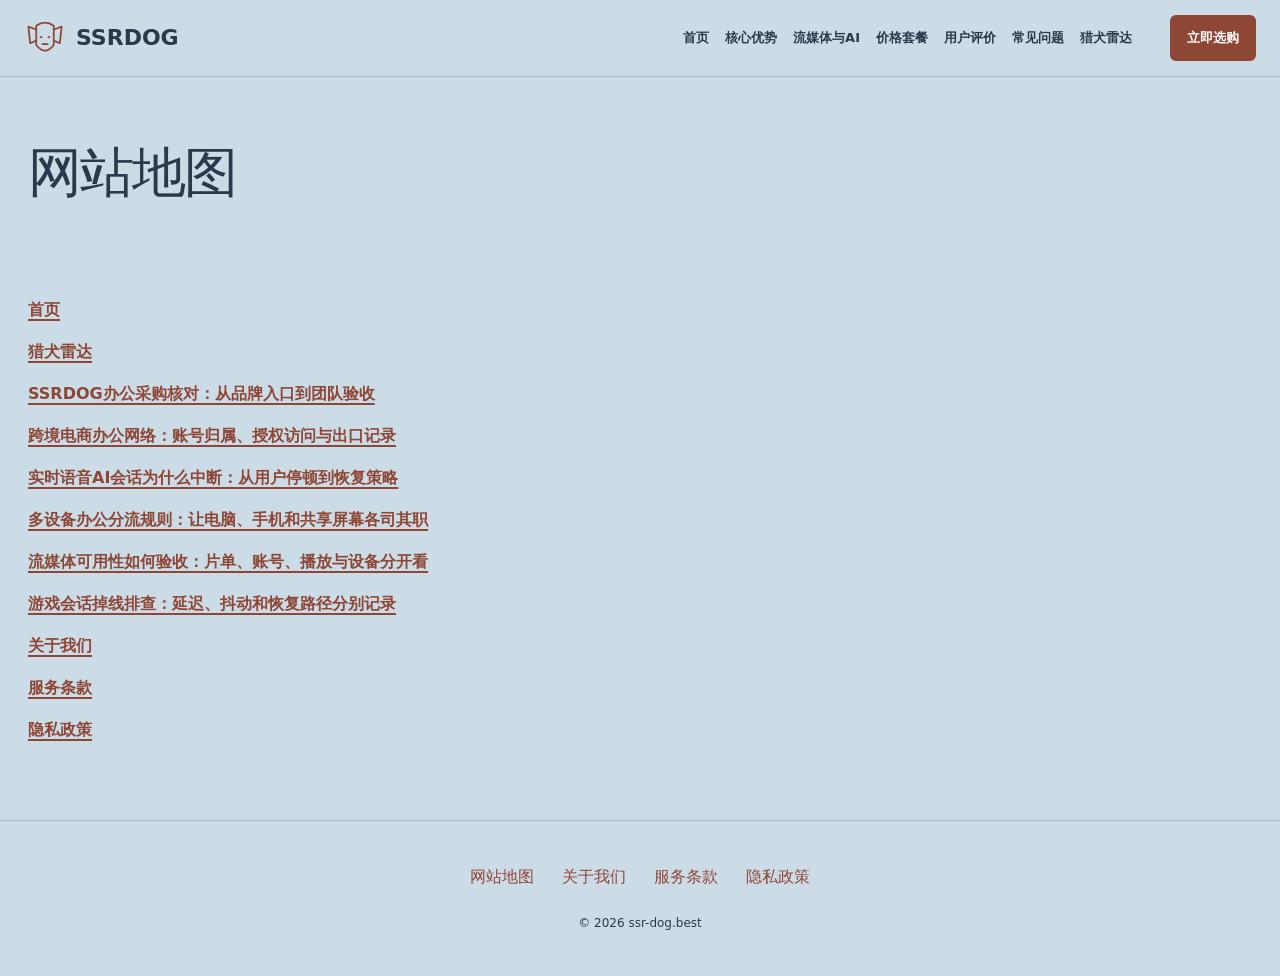
<file: sitemap.html>
<!DOCTYPE html>
<html lang="zh-CN"><head><meta charset="UTF-8"><meta name="viewport" content="width=device-width,initial-scale=1"><title>网站地图｜SSRDOG·猎犬雷达</title><meta name="description" content="猎犬雷达及SSRDOG资料站的首页、六篇专题文章与辅助说明入口。"><meta name="keywords" content="SSRDOG,网站地图,猎犬雷达,网络使用指南"><link rel="canonical" href="https://ssr-dog.best/sitemap.html"><meta property="og:type" content="website"><meta property="og:title" content="网站地图｜SSRDOG·猎犬雷达"><meta property="og:description" content="猎犬雷达及SSRDOG资料站的首页、六篇专题文章与辅助说明入口。"><meta property="og:url" content="https://ssr-dog.best/sitemap.html"><meta property="og:image" content="https://ssr-dog.best/share.png"><meta property="og:locale" content="zh_CN"><link rel="icon" href="favicon.svg" type="image/svg+xml"><link rel="stylesheet" href="style.css"><script defer src="menu.js"></script><script type="application/ld+json">{"@context": "https://schema.org", "@type": "WebPage", "name": "网站地图｜SSRDOG·猎犬雷达", "url": "https://ssr-dog.best/sitemap.html", "description": "猎犬雷达及SSRDOG资料站的首页、六篇专题文章与辅助说明入口。", "inLanguage": "zh-CN"}</script></head><body class="site-15 hero-B review-0 faq-2 nav-2"><header class="site-header"><div class="nav-wrap"><a class="brand" href="index.html"><svg class="brand-mark" viewBox="0 0 48 48" aria-hidden="true"><path d="M13 14L5 11L7 30L14 27 M35 14L43 11L41 30L34 27 M14 10Q24 3 34 10V32Q24 45 14 32Z M19 23H20 M28 23H29 M21 31H27" fill="none" stroke="currentColor" stroke-width="2" stroke-linecap="round" stroke-linejoin="round"/></svg><span>SSRDOG</span></a><nav id="site-menu" aria-label="主导航"><a href="index.html">首页</a><a href="index.html#features">核心优势</a><a href="index.html#streaming">流媒体与AI</a><a href="index.html#pricing">价格套餐</a><a href="index.html#testimonials">用户评价</a><a href="index.html#faq">常见问题</a><a href="hound-radar.html">猎犬雷达</a></nav><div class="nav-actions"><a class="button compact" href="https://ww012.twilightaff.com/#/?code=A56DH1Af" target="_blank" rel="sponsored nofollow noopener">立即选购</a><button type="button" class="menu-toggle" aria-label="切换主导航菜单" aria-controls="site-menu" aria-expanded="false"><span></span><span></span></button></div></div></header><main class="site-main"><header class="page-heading"><h1>网站地图</h1></header><div class="prose"><ul class="map-links"><li><a href="index.html">首页</a></li><li><a href="hound-radar.html">猎犬雷达</a></li><li><a href="ssrdog-enterprise-transit-architecture.html">SSRDOG办公采购核对：从品牌入口到团队验收</a></li><li><a href="ssrdog-cross-border-ecommerce-clean-ip.html">跨境电商办公网络：账号归属、授权访问与出口记录</a></li><li><a href="ssrdog-llm-realtime-voice-api-keepalive.html">实时语音AI会话为什么中断：从用户停顿到恢复策略</a></li><li><a href="ssrdog-multi-device-client-routing-rules.html">多设备办公分流规则：让电脑、手机和共享屏幕各司其职</a></li><li><a href="ssrdog-streaming-unlock-native-ip-guide.html">流媒体可用性如何验收：片单、账号、播放与设备分开看</a></li><li><a href="ssrdog-udp-packet-forwarding-gaming-latency.html">游戏会话掉线排查：延迟、抖动和恢复路径分别记录</a></li><li><a href="about.html">关于我们</a></li><li><a href="terms.html">服务条款</a></li><li><a href="privacy.html">隐私政策</a></li></ul></div></main><footer class="site-footer"><nav aria-label="页脚导航"><a href="sitemap.html">网站地图</a><a href="about.html">关于我们</a><a href="terms.html">服务条款</a><a href="privacy.html">隐私政策</a></nav><p>© 2026 ssr-dog.best</p></footer></body></html>
</file>
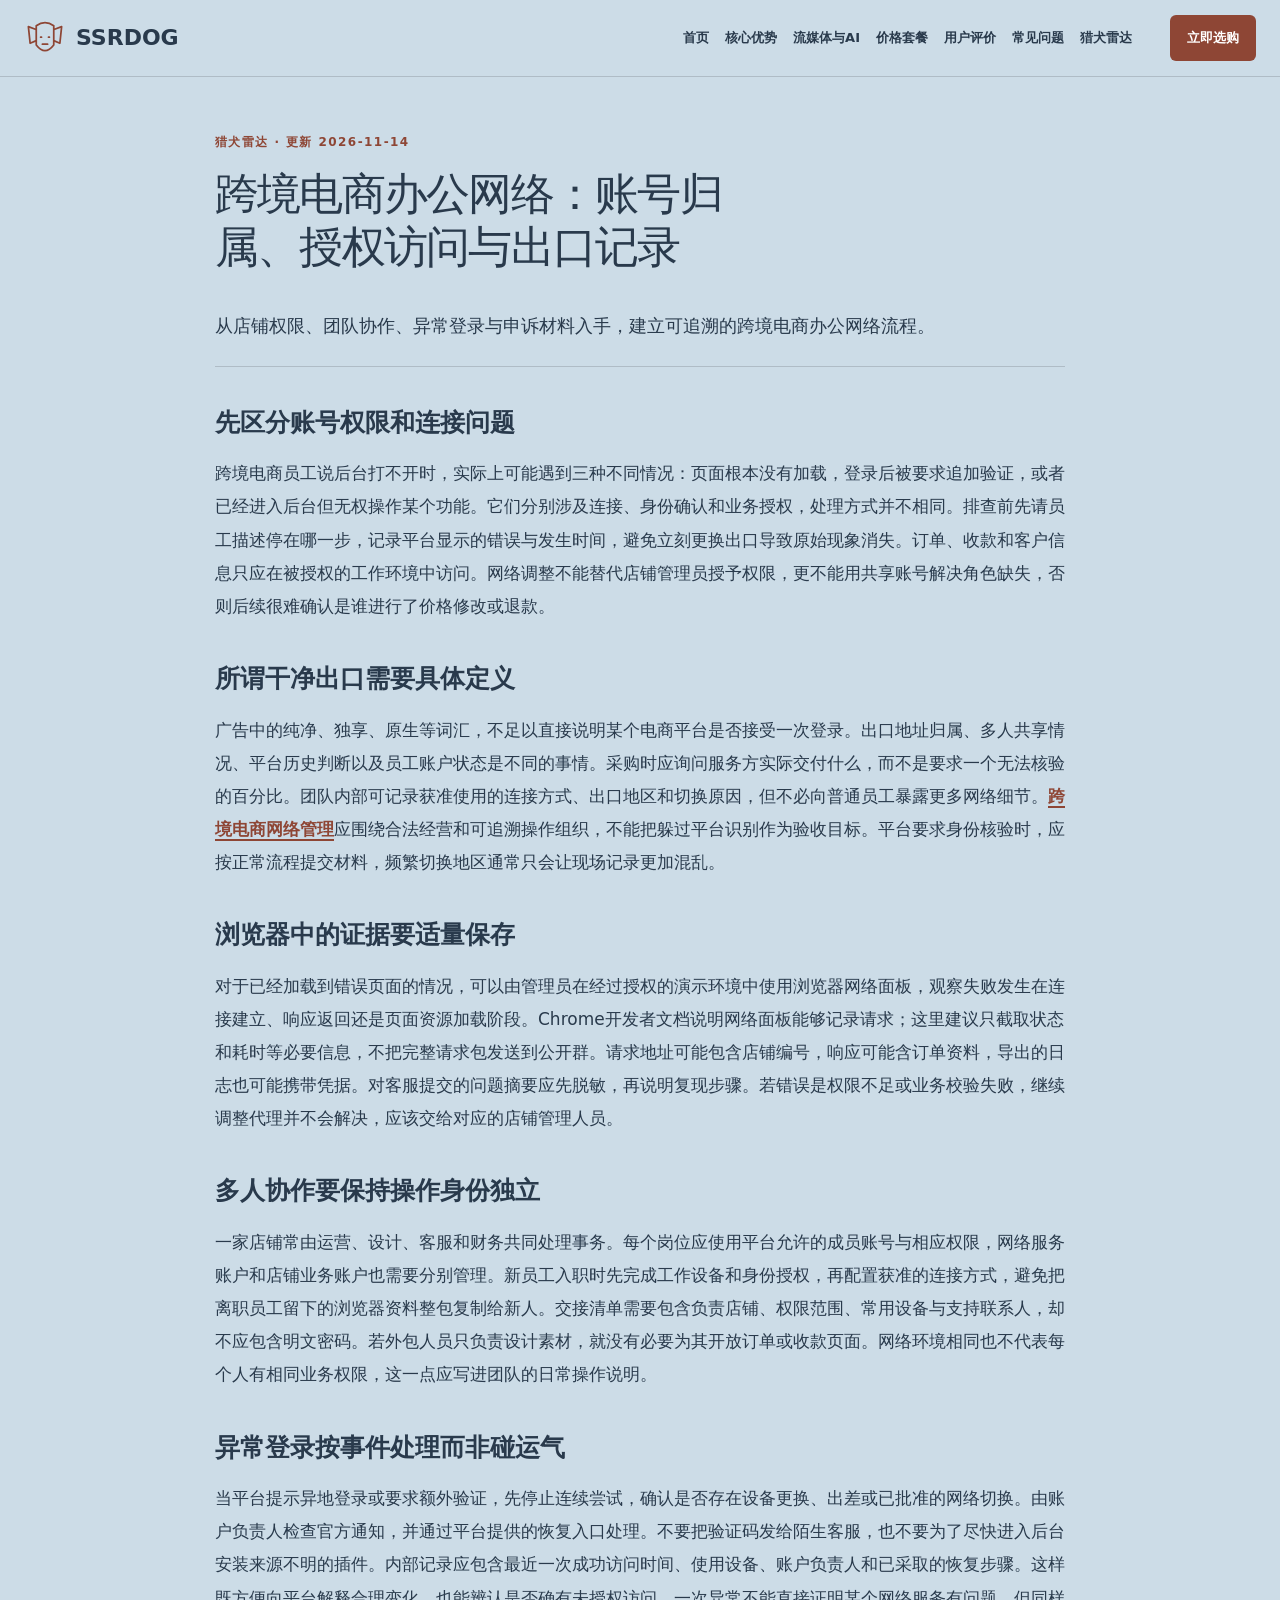
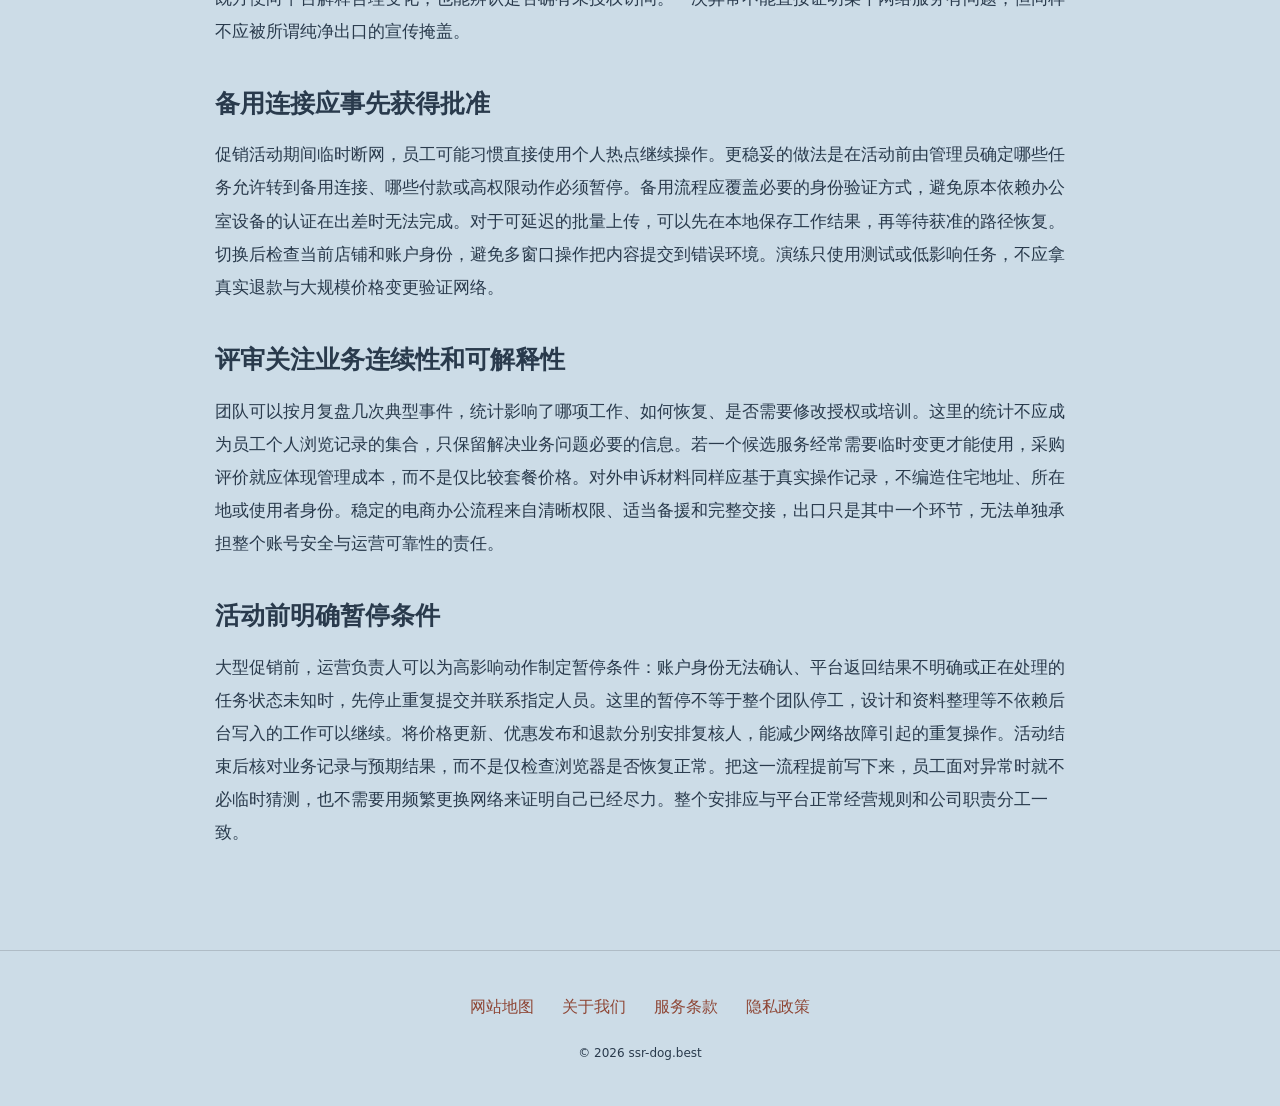
<file: ssrdog-cross-border-ecommerce-clean-ip.html>
<!DOCTYPE html>
<html lang="zh-CN"><head><meta charset="UTF-8"><meta name="viewport" content="width=device-width,initial-scale=1"><title>跨境电商办公网络：账号归属、授权访问与出口记录｜SSRDOG</title><meta name="description" content="从店铺权限、团队协作、异常登录与申诉材料入手，建立可追溯的跨境电商办公网络流程。"><meta name="keywords" content="SSRDOG,跨境电商办公网络：账号归属、授权访问与出口记录,先区分账号权限和连接问题,网络使用指南"><link rel="canonical" href="https://ssr-dog.best/ssrdog-cross-border-ecommerce-clean-ip.html"><meta property="og:type" content="article"><meta property="og:title" content="跨境电商办公网络：账号归属、授权访问与出口记录｜SSRDOG"><meta property="og:description" content="从店铺权限、团队协作、异常登录与申诉材料入手，建立可追溯的跨境电商办公网络流程。"><meta property="og:url" content="https://ssr-dog.best/ssrdog-cross-border-ecommerce-clean-ip.html"><meta property="og:image" content="https://ssr-dog.best/share.png"><meta property="og:locale" content="zh_CN"><link rel="icon" href="favicon.svg" type="image/svg+xml"><link rel="stylesheet" href="style.css"><script defer src="menu.js"></script><script type="application/ld+json">{"@context": "https://schema.org", "@type": "Article", "name": "跨境电商办公网络：账号归属、授权访问与出口记录｜SSRDOG", "url": "https://ssr-dog.best/ssrdog-cross-border-ecommerce-clean-ip.html", "description": "从店铺权限、团队协作、异常登录与申诉材料入手，建立可追溯的跨境电商办公网络流程。", "inLanguage": "zh-CN", "headline": "跨境电商办公网络：账号归属、授权访问与出口记录｜SSRDOG", "dateModified": "2026-11-14", "image": "https://ssr-dog.best/share.png"}</script></head><body class="site-15 hero-B review-0 faq-2 nav-2"><header class="site-header"><div class="nav-wrap"><a class="brand" href="index.html"><svg class="brand-mark" viewBox="0 0 48 48" aria-hidden="true"><path d="M13 14L5 11L7 30L14 27 M35 14L43 11L41 30L34 27 M14 10Q24 3 34 10V32Q24 45 14 32Z M19 23H20 M28 23H29 M21 31H27" fill="none" stroke="currentColor" stroke-width="2" stroke-linecap="round" stroke-linejoin="round"/></svg><span>SSRDOG</span></a><nav id="site-menu" aria-label="主导航"><a href="index.html">首页</a><a href="index.html#features">核心优势</a><a href="index.html#streaming">流媒体与AI</a><a href="index.html#pricing">价格套餐</a><a href="index.html#testimonials">用户评价</a><a href="index.html#faq">常见问题</a><a href="hound-radar.html">猎犬雷达</a></nav><div class="nav-actions"><a class="button compact" href="https://ww012.twilightaff.com/#/?code=A56DH1Af" target="_blank" rel="sponsored nofollow noopener">立即选购</a><button type="button" class="menu-toggle" aria-label="切换主导航菜单" aria-controls="site-menu" aria-expanded="false"><span></span><span></span></button></div></div></header><main class="site-main"><article class="article-page"><header><span class="eyebrow">猎犬雷达 · 更新 2026-11-14</span><h1>跨境电商办公网络：账号归属、授权访问与出口记录</h1><p class="lead">从店铺权限、团队协作、异常登录与申诉材料入手，建立可追溯的跨境电商办公网络流程。</p></header><div class="article-body"><h2>先区分账号权限和连接问题</h2><p>跨境电商员工说后台打不开时，实际上可能遇到三种不同情况：页面根本没有加载，登录后被要求追加验证，或者已经进入后台但无权操作某个功能。它们分别涉及连接、身份确认和业务授权，处理方式并不相同。排查前先请员工描述停在哪一步，记录平台显示的错误与发生时间，避免立刻更换出口导致原始现象消失。订单、收款和客户信息只应在被授权的工作环境中访问。网络调整不能替代店铺管理员授予权限，更不能用共享账号解决角色缺失，否则后续很难确认是谁进行了价格修改或退款。</p><h2>所谓干净出口需要具体定义</h2><p>广告中的纯净、独享、原生等词汇，不足以直接说明某个电商平台是否接受一次登录。出口地址归属、多人共享情况、平台历史判断以及员工账户状态是不同的事情。采购时应询问服务方实际交付什么，而不是要求一个无法核验的百分比。团队内部可记录获准使用的连接方式、出口地区和切换原因，但不必向普通员工暴露更多网络细节。<a href="https://dajichang.mom/" target="_blank" rel="noopener">跨境电商网络管理</a>应围绕合法经营和可追溯操作组织，不能把躲过平台识别作为验收目标。平台要求身份核验时，应按正常流程提交材料，频繁切换地区通常只会让现场记录更加混乱。</p><h2>浏览器中的证据要适量保存</h2><p>对于已经加载到错误页面的情况，可以由管理员在经过授权的演示环境中使用浏览器网络面板，观察失败发生在连接建立、响应返回还是页面资源加载阶段。Chrome开发者文档说明网络面板能够记录请求；这里建议只截取状态和耗时等必要信息，不把完整请求包发送到公开群。请求地址可能包含店铺编号，响应可能含订单资料，导出的日志也可能携带凭据。对客服提交的问题摘要应先脱敏，再说明复现步骤。若错误是权限不足或业务校验失败，继续调整代理并不会解决，应该交给对应的店铺管理人员。</p><h2>多人协作要保持操作身份独立</h2><p>一家店铺常由运营、设计、客服和财务共同处理事务。每个岗位应使用平台允许的成员账号与相应权限，网络服务账户和店铺业务账户也需要分别管理。新员工入职时先完成工作设备和身份授权，再配置获准的连接方式，避免把离职员工留下的浏览器资料整包复制给新人。交接清单需要包含负责店铺、权限范围、常用设备与支持联系人，却不应包含明文密码。若外包人员只负责设计素材，就没有必要为其开放订单或收款页面。网络环境相同也不代表每个人有相同业务权限，这一点应写进团队的日常操作说明。</p><h2>异常登录按事件处理而非碰运气</h2><p>当平台提示异地登录或要求额外验证，先停止连续尝试，确认是否存在设备更换、出差或已批准的网络切换。由账户负责人检查官方通知，并通过平台提供的恢复入口处理。不要把验证码发给陌生客服，也不要为了尽快进入后台安装来源不明的插件。内部记录应包含最近一次成功访问时间、使用设备、账户负责人和已采取的恢复步骤。这样既方便向平台解释合理变化，也能辨认是否确有未授权访问。一次异常不能直接证明某个网络服务有问题，但同样不应被所谓纯净出口的宣传掩盖。</p><h2>备用连接应事先获得批准</h2><p>促销活动期间临时断网，员工可能习惯直接使用个人热点继续操作。更稳妥的做法是在活动前由管理员确定哪些任务允许转到备用连接、哪些付款或高权限动作必须暂停。备用流程应覆盖必要的身份验证方式，避免原本依赖办公室设备的认证在出差时无法完成。对于可延迟的批量上传，可以先在本地保存工作结果，再等待获准的路径恢复。切换后检查当前店铺和账户身份，避免多窗口操作把内容提交到错误环境。演练只使用测试或低影响任务，不应拿真实退款与大规模价格变更验证网络。</p><h2>评审关注业务连续性和可解释性</h2><p>团队可以按月复盘几次典型事件，统计影响了哪项工作、如何恢复、是否需要修改授权或培训。这里的统计不应成为员工个人浏览记录的集合，只保留解决业务问题必要的信息。若一个候选服务经常需要临时变更才能使用，采购评价就应体现管理成本，而不是仅比较套餐价格。对外申诉材料同样应基于真实操作记录，不编造住宅地址、所在地或使用者身份。稳定的电商办公流程来自清晰权限、适当备援和完整交接，出口只是其中一个环节，无法单独承担整个账号安全与运营可靠性的责任。</p><h2>活动前明确暂停条件</h2><p>大型促销前，运营负责人可以为高影响动作制定暂停条件：账户身份无法确认、平台返回结果不明确或正在处理的任务状态未知时，先停止重复提交并联系指定人员。这里的暂停不等于整个团队停工，设计和资料整理等不依赖后台写入的工作可以继续。将价格更新、优惠发布和退款分别安排复核人，能减少网络故障引起的重复操作。活动结束后核对业务记录与预期结果，而不是仅检查浏览器是否恢复正常。把这一流程提前写下来，员工面对异常时就不必临时猜测，也不需要用频繁更换网络来证明自己已经尽力。整个安排应与平台正常经营规则和公司职责分工一致。</p></div></article></main><footer class="site-footer"><nav aria-label="页脚导航"><a href="sitemap.html">网站地图</a><a href="about.html">关于我们</a><a href="terms.html">服务条款</a><a href="privacy.html">隐私政策</a></nav><p>© 2026 ssr-dog.best</p></footer></body></html>
</file>
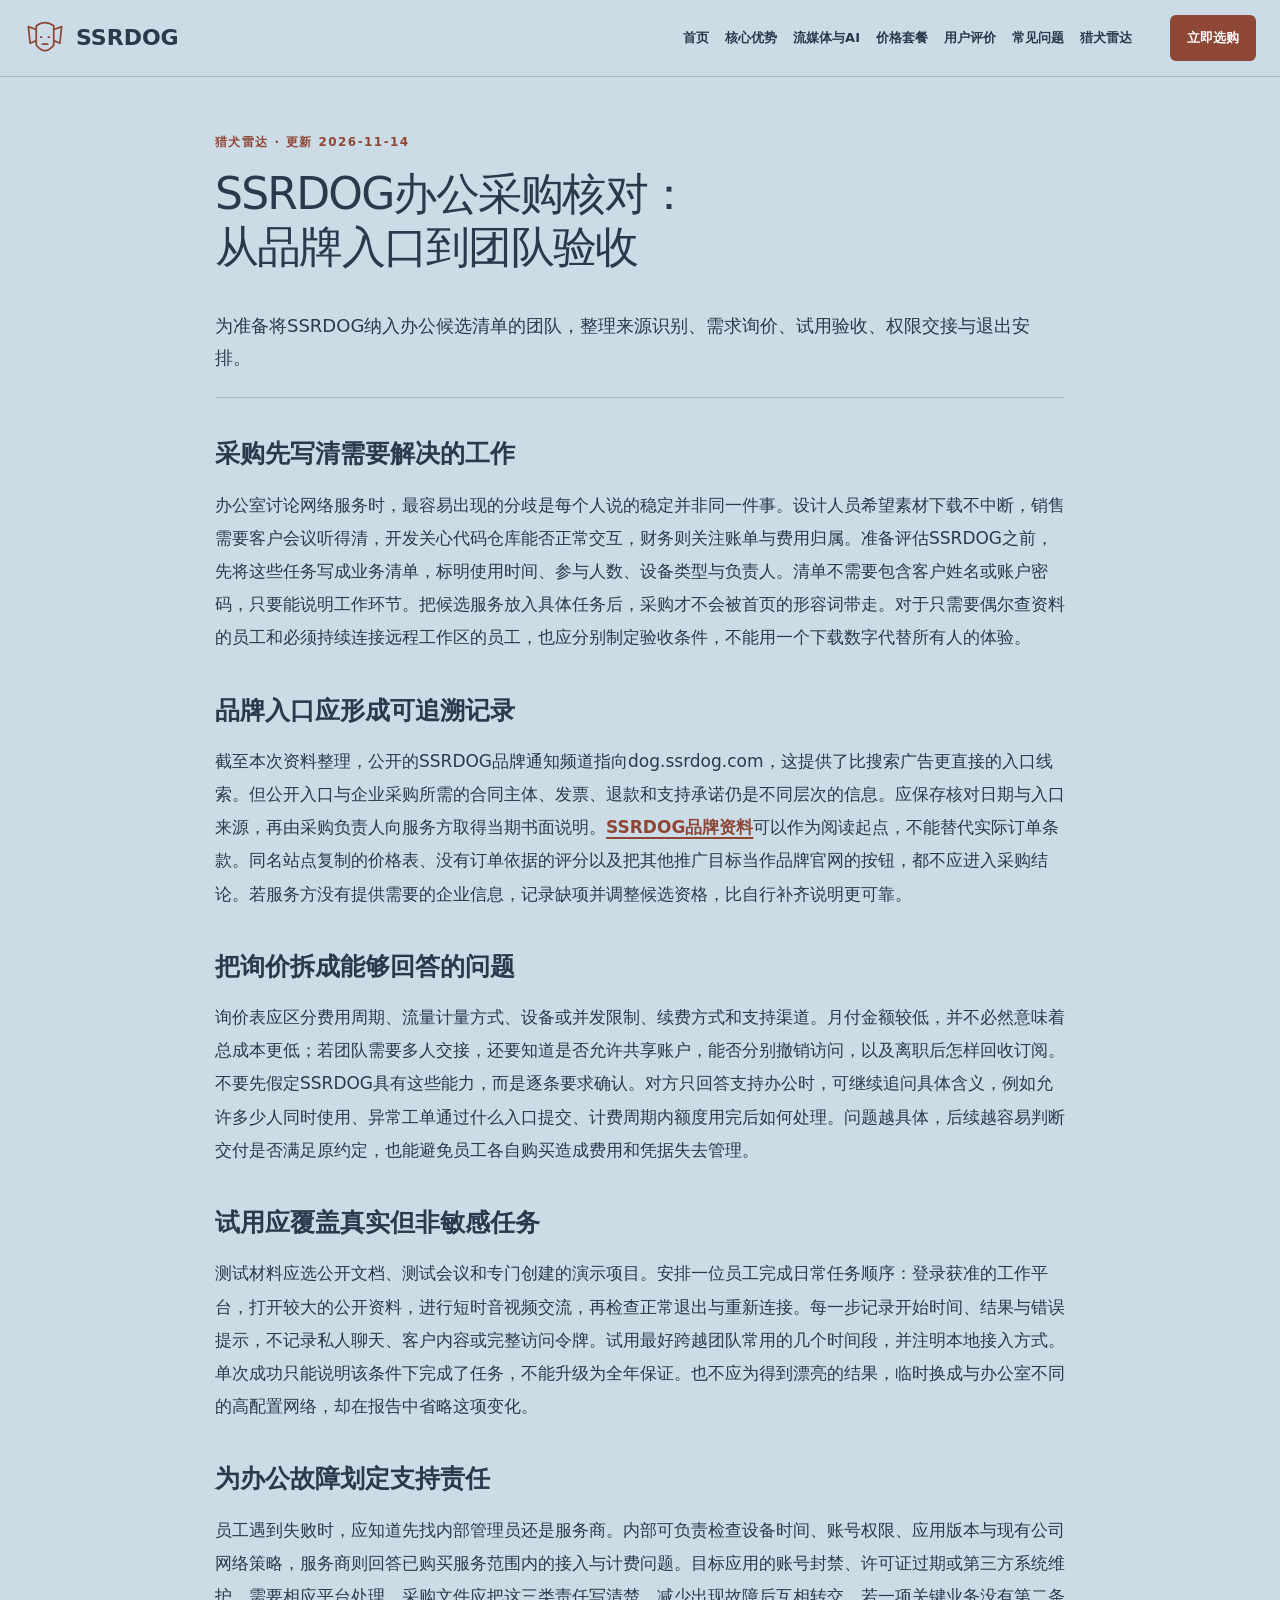
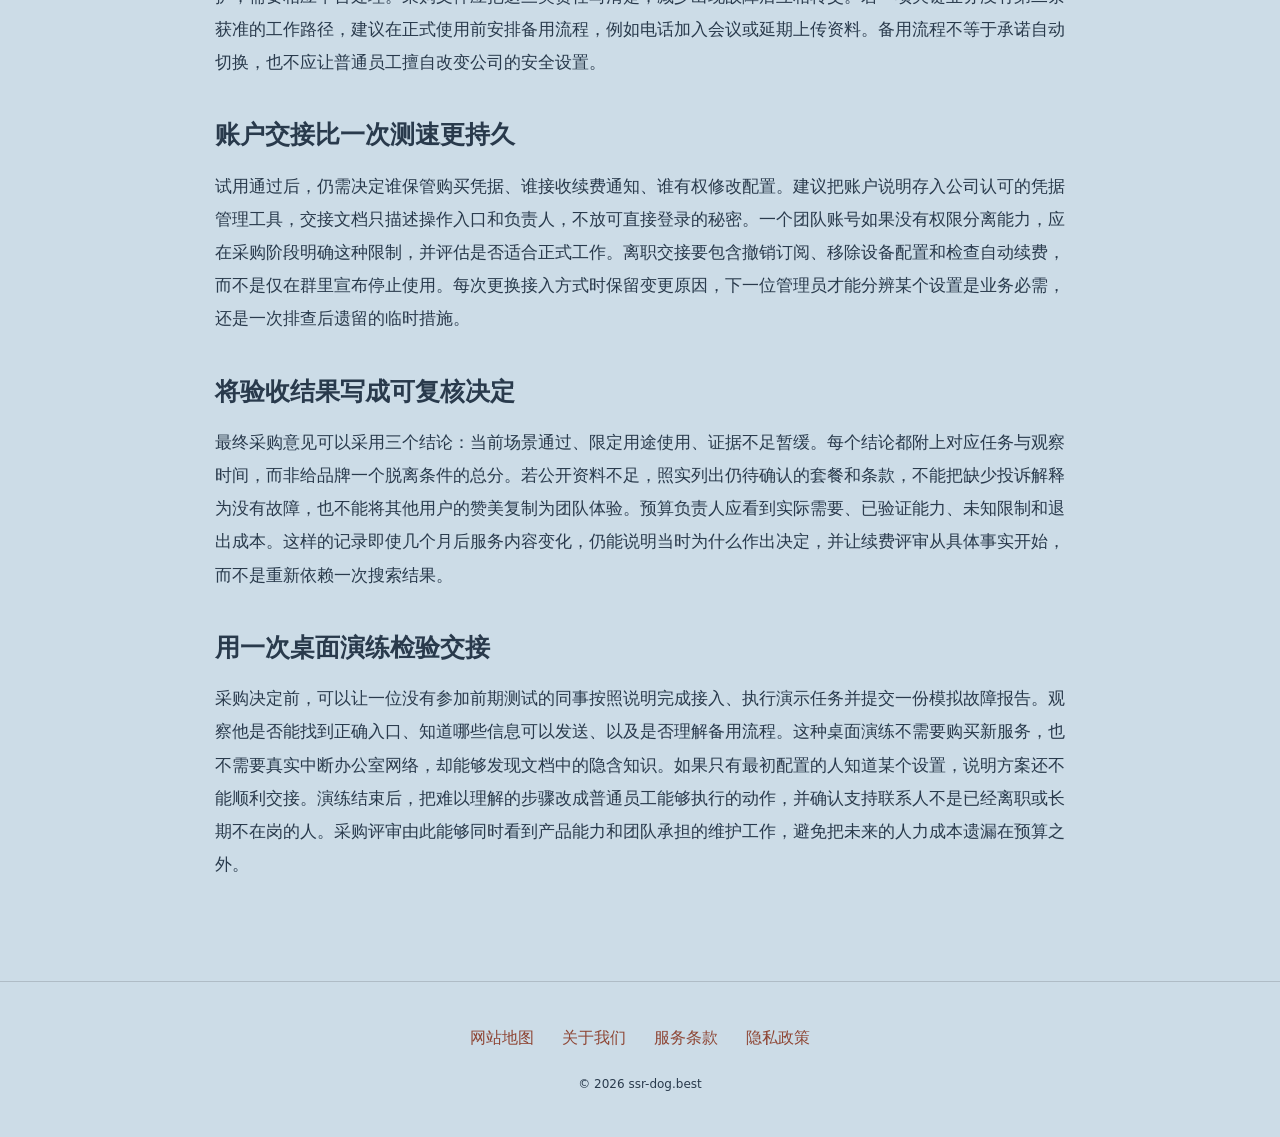
<file: ssrdog-enterprise-transit-architecture.html>
<!DOCTYPE html>
<html lang="zh-CN"><head><meta charset="UTF-8"><meta name="viewport" content="width=device-width,initial-scale=1"><title>SSRDOG办公采购核对：从品牌入口到团队验收｜SSRDOG</title><meta name="description" content="为准备将SSRDOG纳入办公候选清单的团队，整理来源识别、需求询价、试用验收、权限交接与退出安排。"><meta name="keywords" content="SSRDOG,SSRDOG办公采购核对：从品牌入口到团队验收,采购先写清需要解决的工作,网络使用指南"><link rel="canonical" href="https://ssr-dog.best/ssrdog-enterprise-transit-architecture.html"><meta property="og:type" content="article"><meta property="og:title" content="SSRDOG办公采购核对：从品牌入口到团队验收｜SSRDOG"><meta property="og:description" content="为准备将SSRDOG纳入办公候选清单的团队，整理来源识别、需求询价、试用验收、权限交接与退出安排。"><meta property="og:url" content="https://ssr-dog.best/ssrdog-enterprise-transit-architecture.html"><meta property="og:image" content="https://ssr-dog.best/share.png"><meta property="og:locale" content="zh_CN"><link rel="icon" href="favicon.svg" type="image/svg+xml"><link rel="stylesheet" href="style.css"><script defer src="menu.js"></script><script type="application/ld+json">{"@context": "https://schema.org", "@type": "Article", "name": "SSRDOG办公采购核对：从品牌入口到团队验收｜SSRDOG", "url": "https://ssr-dog.best/ssrdog-enterprise-transit-architecture.html", "description": "为准备将SSRDOG纳入办公候选清单的团队，整理来源识别、需求询价、试用验收、权限交接与退出安排。", "inLanguage": "zh-CN", "headline": "SSRDOG办公采购核对：从品牌入口到团队验收｜SSRDOG", "dateModified": "2026-11-14", "image": "https://ssr-dog.best/share.png"}</script></head><body class="site-15 hero-B review-0 faq-2 nav-2"><header class="site-header"><div class="nav-wrap"><a class="brand" href="index.html"><svg class="brand-mark" viewBox="0 0 48 48" aria-hidden="true"><path d="M13 14L5 11L7 30L14 27 M35 14L43 11L41 30L34 27 M14 10Q24 3 34 10V32Q24 45 14 32Z M19 23H20 M28 23H29 M21 31H27" fill="none" stroke="currentColor" stroke-width="2" stroke-linecap="round" stroke-linejoin="round"/></svg><span>SSRDOG</span></a><nav id="site-menu" aria-label="主导航"><a href="index.html">首页</a><a href="index.html#features">核心优势</a><a href="index.html#streaming">流媒体与AI</a><a href="index.html#pricing">价格套餐</a><a href="index.html#testimonials">用户评价</a><a href="index.html#faq">常见问题</a><a href="hound-radar.html">猎犬雷达</a></nav><div class="nav-actions"><a class="button compact" href="https://ww012.twilightaff.com/#/?code=A56DH1Af" target="_blank" rel="sponsored nofollow noopener">立即选购</a><button type="button" class="menu-toggle" aria-label="切换主导航菜单" aria-controls="site-menu" aria-expanded="false"><span></span><span></span></button></div></div></header><main class="site-main"><article class="article-page"><header><span class="eyebrow">猎犬雷达 · 更新 2026-11-14</span><h1>SSRDOG办公采购核对：从品牌入口到团队验收</h1><p class="lead">为准备将SSRDOG纳入办公候选清单的团队，整理来源识别、需求询价、试用验收、权限交接与退出安排。</p></header><div class="article-body"><h2>采购先写清需要解决的工作</h2><p>办公室讨论网络服务时，最容易出现的分歧是每个人说的稳定并非同一件事。设计人员希望素材下载不中断，销售需要客户会议听得清，开发关心代码仓库能否正常交互，财务则关注账单与费用归属。准备评估SSRDOG之前，先将这些任务写成业务清单，标明使用时间、参与人数、设备类型与负责人。清单不需要包含客户姓名或账户密码，只要能说明工作环节。把候选服务放入具体任务后，采购才不会被首页的形容词带走。对于只需要偶尔查资料的员工和必须持续连接远程工作区的员工，也应分别制定验收条件，不能用一个下载数字代替所有人的体验。</p><h2>品牌入口应形成可追溯记录</h2><p>截至本次资料整理，公开的SSRDOG品牌通知频道指向dog.ssrdog.com，这提供了比搜索广告更直接的入口线索。但公开入口与企业采购所需的合同主体、发票、退款和支持承诺仍是不同层次的信息。应保存核对日期与入口来源，再由采购负责人向服务方取得当期书面说明。<a href="index.html">SSRDOG品牌资料</a>可以作为阅读起点，不能替代实际订单条款。同名站点复制的价格表、没有订单依据的评分以及把其他推广目标当作品牌官网的按钮，都不应进入采购结论。若服务方没有提供需要的企业信息，记录缺项并调整候选资格，比自行补齐说明更可靠。</p><h2>把询价拆成能够回答的问题</h2><p>询价表应区分费用周期、流量计量方式、设备或并发限制、续费方式和支持渠道。月付金额较低，并不必然意味着总成本更低；若团队需要多人交接，还要知道是否允许共享账户，能否分别撤销访问，以及离职后怎样回收订阅。不要先假定SSRDOG具有这些能力，而是逐条要求确认。对方只回答支持办公时，可继续追问具体含义，例如允许多少人同时使用、异常工单通过什么入口提交、计费周期内额度用完后如何处理。问题越具体，后续越容易判断交付是否满足原约定，也能避免员工各自购买造成费用和凭据失去管理。</p><h2>试用应覆盖真实但非敏感任务</h2><p>测试材料应选公开文档、测试会议和专门创建的演示项目。安排一位员工完成日常任务顺序：登录获准的工作平台，打开较大的公开资料，进行短时音视频交流，再检查正常退出与重新连接。每一步记录开始时间、结果与错误提示，不记录私人聊天、客户内容或完整访问令牌。试用最好跨越团队常用的几个时间段，并注明本地接入方式。单次成功只能说明该条件下完成了任务，不能升级为全年保证。也不应为得到漂亮的结果，临时换成与办公室不同的高配置网络，却在报告中省略这项变化。</p><h2>为办公故障划定支持责任</h2><p>员工遇到失败时，应知道先找内部管理员还是服务商。内部可负责检查设备时间、账号权限、应用版本与现有公司网络策略，服务商则回答已购买服务范围内的接入与计费问题。目标应用的账号封禁、许可证过期或第三方系统维护，需要相应平台处理。采购文件应把这三类责任写清楚，减少出现故障后互相转交。若一项关键业务没有第二条获准的工作路径，建议在正式使用前安排备用流程，例如电话加入会议或延期上传资料。备用流程不等于承诺自动切换，也不应让普通员工擅自改变公司的安全设置。</p><h2>账户交接比一次测速更持久</h2><p>试用通过后，仍需决定谁保管购买凭据、谁接收续费通知、谁有权修改配置。建议把账户说明存入公司认可的凭据管理工具，交接文档只描述操作入口和负责人，不放可直接登录的秘密。一个团队账号如果没有权限分离能力，应在采购阶段明确这种限制，并评估是否适合正式工作。离职交接要包含撤销订阅、移除设备配置和检查自动续费，而不是仅在群里宣布停止使用。每次更换接入方式时保留变更原因，下一位管理员才能分辨某个设置是业务必需，还是一次排查后遗留的临时措施。</p><h2>将验收结果写成可复核决定</h2><p>最终采购意见可以采用三个结论：当前场景通过、限定用途使用、证据不足暂缓。每个结论都附上对应任务与观察时间，而非给品牌一个脱离条件的总分。若公开资料不足，照实列出仍待确认的套餐和条款，不能把缺少投诉解释为没有故障，也不能将其他用户的赞美复制为团队体验。预算负责人应看到实际需要、已验证能力、未知限制和退出成本。这样的记录即使几个月后服务内容变化，仍能说明当时为什么作出决定，并让续费评审从具体事实开始，而不是重新依赖一次搜索结果。</p><h2>用一次桌面演练检验交接</h2><p>采购决定前，可以让一位没有参加前期测试的同事按照说明完成接入、执行演示任务并提交一份模拟故障报告。观察他是否能找到正确入口、知道哪些信息可以发送、以及是否理解备用流程。这种桌面演练不需要购买新服务，也不需要真实中断办公室网络，却能够发现文档中的隐含知识。如果只有最初配置的人知道某个设置，说明方案还不能顺利交接。演练结束后，把难以理解的步骤改成普通员工能够执行的动作，并确认支持联系人不是已经离职或长期不在岗的人。采购评审由此能够同时看到产品能力和团队承担的维护工作，避免把未来的人力成本遗漏在预算之外。</p></div></article></main><footer class="site-footer"><nav aria-label="页脚导航"><a href="sitemap.html">网站地图</a><a href="about.html">关于我们</a><a href="terms.html">服务条款</a><a href="privacy.html">隐私政策</a></nav><p>© 2026 ssr-dog.best</p></footer></body></html>
</file>
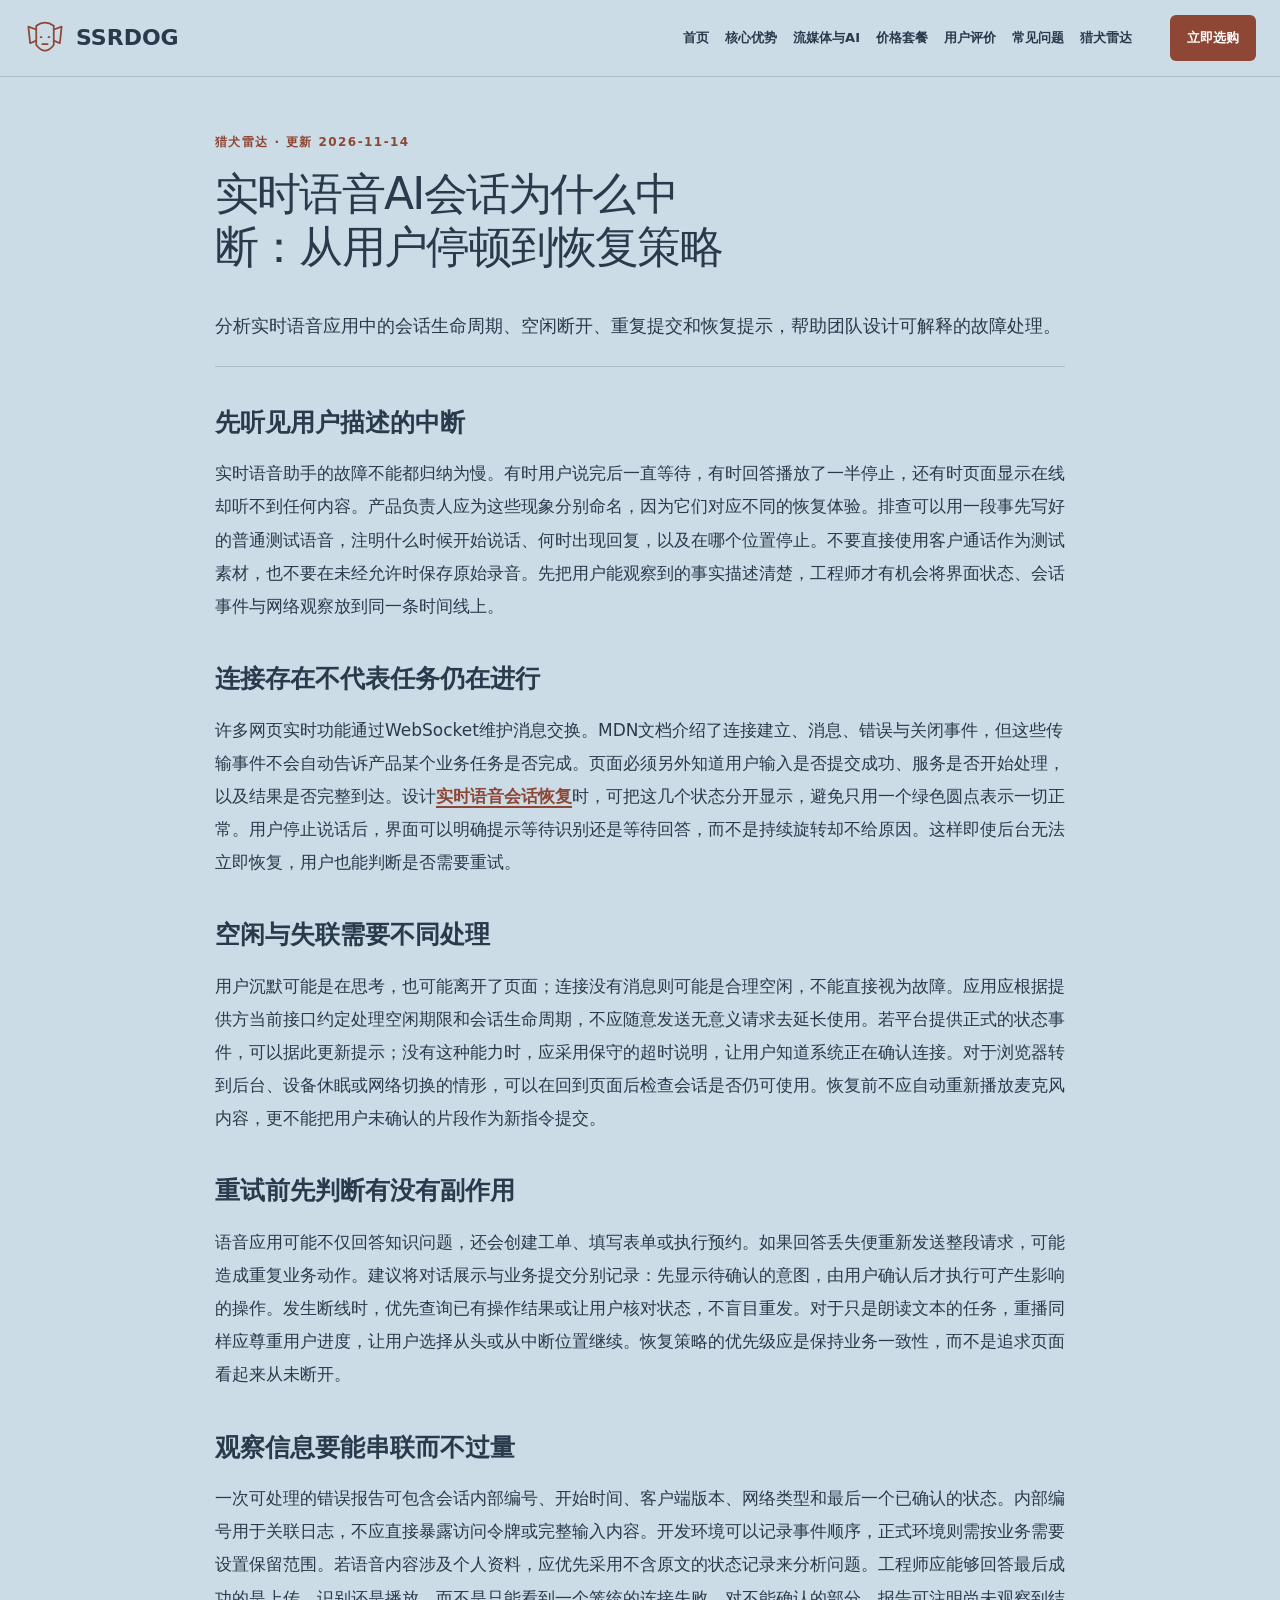
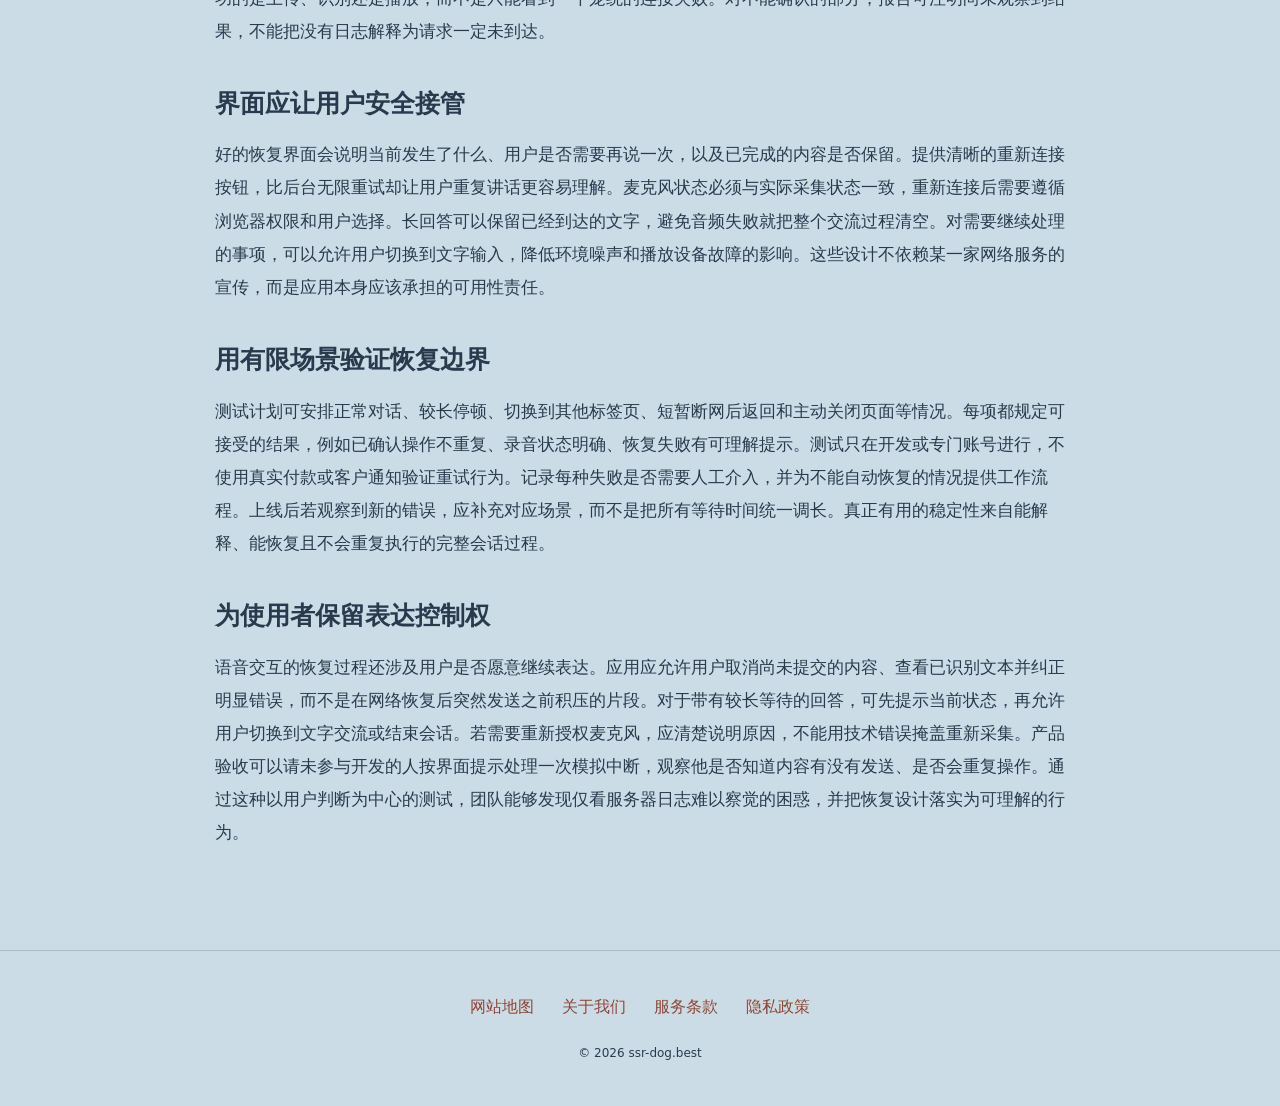
<file: ssrdog-llm-realtime-voice-api-keepalive.html>
<!DOCTYPE html>
<html lang="zh-CN"><head><meta charset="UTF-8"><meta name="viewport" content="width=device-width,initial-scale=1"><title>实时语音AI会话为什么中断：从用户停顿到恢复策略｜SSRDOG</title><meta name="description" content="分析实时语音应用中的会话生命周期、空闲断开、重复提交和恢复提示，帮助团队设计可解释的故障处理。"><meta name="keywords" content="SSRDOG,实时语音AI会话为什么中断：从用户停顿到恢复策略,先听见用户描述的中断,网络使用指南"><link rel="canonical" href="https://ssr-dog.best/ssrdog-llm-realtime-voice-api-keepalive.html"><meta property="og:type" content="article"><meta property="og:title" content="实时语音AI会话为什么中断：从用户停顿到恢复策略｜SSRDOG"><meta property="og:description" content="分析实时语音应用中的会话生命周期、空闲断开、重复提交和恢复提示，帮助团队设计可解释的故障处理。"><meta property="og:url" content="https://ssr-dog.best/ssrdog-llm-realtime-voice-api-keepalive.html"><meta property="og:image" content="https://ssr-dog.best/share.png"><meta property="og:locale" content="zh_CN"><link rel="icon" href="favicon.svg" type="image/svg+xml"><link rel="stylesheet" href="style.css"><script defer src="menu.js"></script><script type="application/ld+json">{"@context": "https://schema.org", "@type": "Article", "name": "实时语音AI会话为什么中断：从用户停顿到恢复策略｜SSRDOG", "url": "https://ssr-dog.best/ssrdog-llm-realtime-voice-api-keepalive.html", "description": "分析实时语音应用中的会话生命周期、空闲断开、重复提交和恢复提示，帮助团队设计可解释的故障处理。", "inLanguage": "zh-CN", "headline": "实时语音AI会话为什么中断：从用户停顿到恢复策略｜SSRDOG", "dateModified": "2026-11-14", "image": "https://ssr-dog.best/share.png"}</script></head><body class="site-15 hero-B review-0 faq-2 nav-2"><header class="site-header"><div class="nav-wrap"><a class="brand" href="index.html"><svg class="brand-mark" viewBox="0 0 48 48" aria-hidden="true"><path d="M13 14L5 11L7 30L14 27 M35 14L43 11L41 30L34 27 M14 10Q24 3 34 10V32Q24 45 14 32Z M19 23H20 M28 23H29 M21 31H27" fill="none" stroke="currentColor" stroke-width="2" stroke-linecap="round" stroke-linejoin="round"/></svg><span>SSRDOG</span></a><nav id="site-menu" aria-label="主导航"><a href="index.html">首页</a><a href="index.html#features">核心优势</a><a href="index.html#streaming">流媒体与AI</a><a href="index.html#pricing">价格套餐</a><a href="index.html#testimonials">用户评价</a><a href="index.html#faq">常见问题</a><a href="hound-radar.html">猎犬雷达</a></nav><div class="nav-actions"><a class="button compact" href="https://ww012.twilightaff.com/#/?code=A56DH1Af" target="_blank" rel="sponsored nofollow noopener">立即选购</a><button type="button" class="menu-toggle" aria-label="切换主导航菜单" aria-controls="site-menu" aria-expanded="false"><span></span><span></span></button></div></div></header><main class="site-main"><article class="article-page"><header><span class="eyebrow">猎犬雷达 · 更新 2026-11-14</span><h1>实时语音AI会话为什么中断：从用户停顿到恢复策略</h1><p class="lead">分析实时语音应用中的会话生命周期、空闲断开、重复提交和恢复提示，帮助团队设计可解释的故障处理。</p></header><div class="article-body"><h2>先听见用户描述的中断</h2><p>实时语音助手的故障不能都归纳为慢。有时用户说完后一直等待，有时回答播放了一半停止，还有时页面显示在线却听不到任何内容。产品负责人应为这些现象分别命名，因为它们对应不同的恢复体验。排查可以用一段事先写好的普通测试语音，注明什么时候开始说话、何时出现回复，以及在哪个位置停止。不要直接使用客户通话作为测试素材，也不要在未经允许时保存原始录音。先把用户能观察到的事实描述清楚，工程师才有机会将界面状态、会话事件与网络观察放到同一条时间线上。</p><h2>连接存在不代表任务仍在进行</h2><p>许多网页实时功能通过WebSocket维护消息交换。MDN文档介绍了连接建立、消息、错误与关闭事件，但这些传输事件不会自动告诉产品某个业务任务是否完成。页面必须另外知道用户输入是否提交成功、服务是否开始处理，以及结果是否完整到达。设计<a href="https://dajichang.mom/" target="_blank" rel="noopener">实时语音会话恢复</a>时，可把这几个状态分开显示，避免只用一个绿色圆点表示一切正常。用户停止说话后，界面可以明确提示等待识别还是等待回答，而不是持续旋转却不给原因。这样即使后台无法立即恢复，用户也能判断是否需要重试。</p><h2>空闲与失联需要不同处理</h2><p>用户沉默可能是在思考，也可能离开了页面；连接没有消息则可能是合理空闲，不能直接视为故障。应用应根据提供方当前接口约定处理空闲期限和会话生命周期，不应随意发送无意义请求去延长使用。若平台提供正式的状态事件，可以据此更新提示；没有这种能力时，应采用保守的超时说明，让用户知道系统正在确认连接。对于浏览器转到后台、设备休眠或网络切换的情形，可以在回到页面后检查会话是否仍可使用。恢复前不应自动重新播放麦克风内容，更不能把用户未确认的片段作为新指令提交。</p><h2>重试前先判断有没有副作用</h2><p>语音应用可能不仅回答知识问题，还会创建工单、填写表单或执行预约。如果回答丢失便重新发送整段请求，可能造成重复业务动作。建议将对话展示与业务提交分别记录：先显示待确认的意图，由用户确认后才执行可产生影响的操作。发生断线时，优先查询已有操作结果或让用户核对状态，不盲目重发。对于只是朗读文本的任务，重播同样应尊重用户进度，让用户选择从头或从中断位置继续。恢复策略的优先级应是保持业务一致性，而不是追求页面看起来从未断开。</p><h2>观察信息要能串联而不过量</h2><p>一次可处理的错误报告可包含会话内部编号、开始时间、客户端版本、网络类型和最后一个已确认的状态。内部编号用于关联日志，不应直接暴露访问令牌或完整输入内容。开发环境可以记录事件顺序，正式环境则需按业务需要设置保留范围。若语音内容涉及个人资料，应优先采用不含原文的状态记录来分析问题。工程师应能够回答最后成功的是上传、识别还是播放，而不是只能看到一个笼统的连接失败。对不能确认的部分，报告可注明尚未观察到结果，不能把没有日志解释为请求一定未到达。</p><h2>界面应让用户安全接管</h2><p>好的恢复界面会说明当前发生了什么、用户是否需要再说一次，以及已完成的内容是否保留。提供清晰的重新连接按钮，比后台无限重试却让用户重复讲话更容易理解。麦克风状态必须与实际采集状态一致，重新连接后需要遵循浏览器权限和用户选择。长回答可以保留已经到达的文字，避免音频失败就把整个交流过程清空。对需要继续处理的事项，可以允许用户切换到文字输入，降低环境噪声和播放设备故障的影响。这些设计不依赖某一家网络服务的宣传，而是应用本身应该承担的可用性责任。</p><h2>用有限场景验证恢复边界</h2><p>测试计划可安排正常对话、较长停顿、切换到其他标签页、短暂断网后返回和主动关闭页面等情况。每项都规定可接受的结果，例如已确认操作不重复、录音状态明确、恢复失败有可理解提示。测试只在开发或专门账号进行，不使用真实付款或客户通知验证重试行为。记录每种失败是否需要人工介入，并为不能自动恢复的情况提供工作流程。上线后若观察到新的错误，应补充对应场景，而不是把所有等待时间统一调长。真正有用的稳定性来自能解释、能恢复且不会重复执行的完整会话过程。</p><h2>为使用者保留表达控制权</h2><p>语音交互的恢复过程还涉及用户是否愿意继续表达。应用应允许用户取消尚未提交的内容、查看已识别文本并纠正明显错误，而不是在网络恢复后突然发送之前积压的片段。对于带有较长等待的回答，可先提示当前状态，再允许用户切换到文字交流或结束会话。若需要重新授权麦克风，应清楚说明原因，不能用技术错误掩盖重新采集。产品验收可以请未参与开发的人按界面提示处理一次模拟中断，观察他是否知道内容有没有发送、是否会重复操作。通过这种以用户判断为中心的测试，团队能够发现仅看服务器日志难以察觉的困惑，并把恢复设计落实为可理解的行为。</p></div></article></main><footer class="site-footer"><nav aria-label="页脚导航"><a href="sitemap.html">网站地图</a><a href="about.html">关于我们</a><a href="terms.html">服务条款</a><a href="privacy.html">隐私政策</a></nav><p>© 2026 ssr-dog.best</p></footer></body></html>
</file>
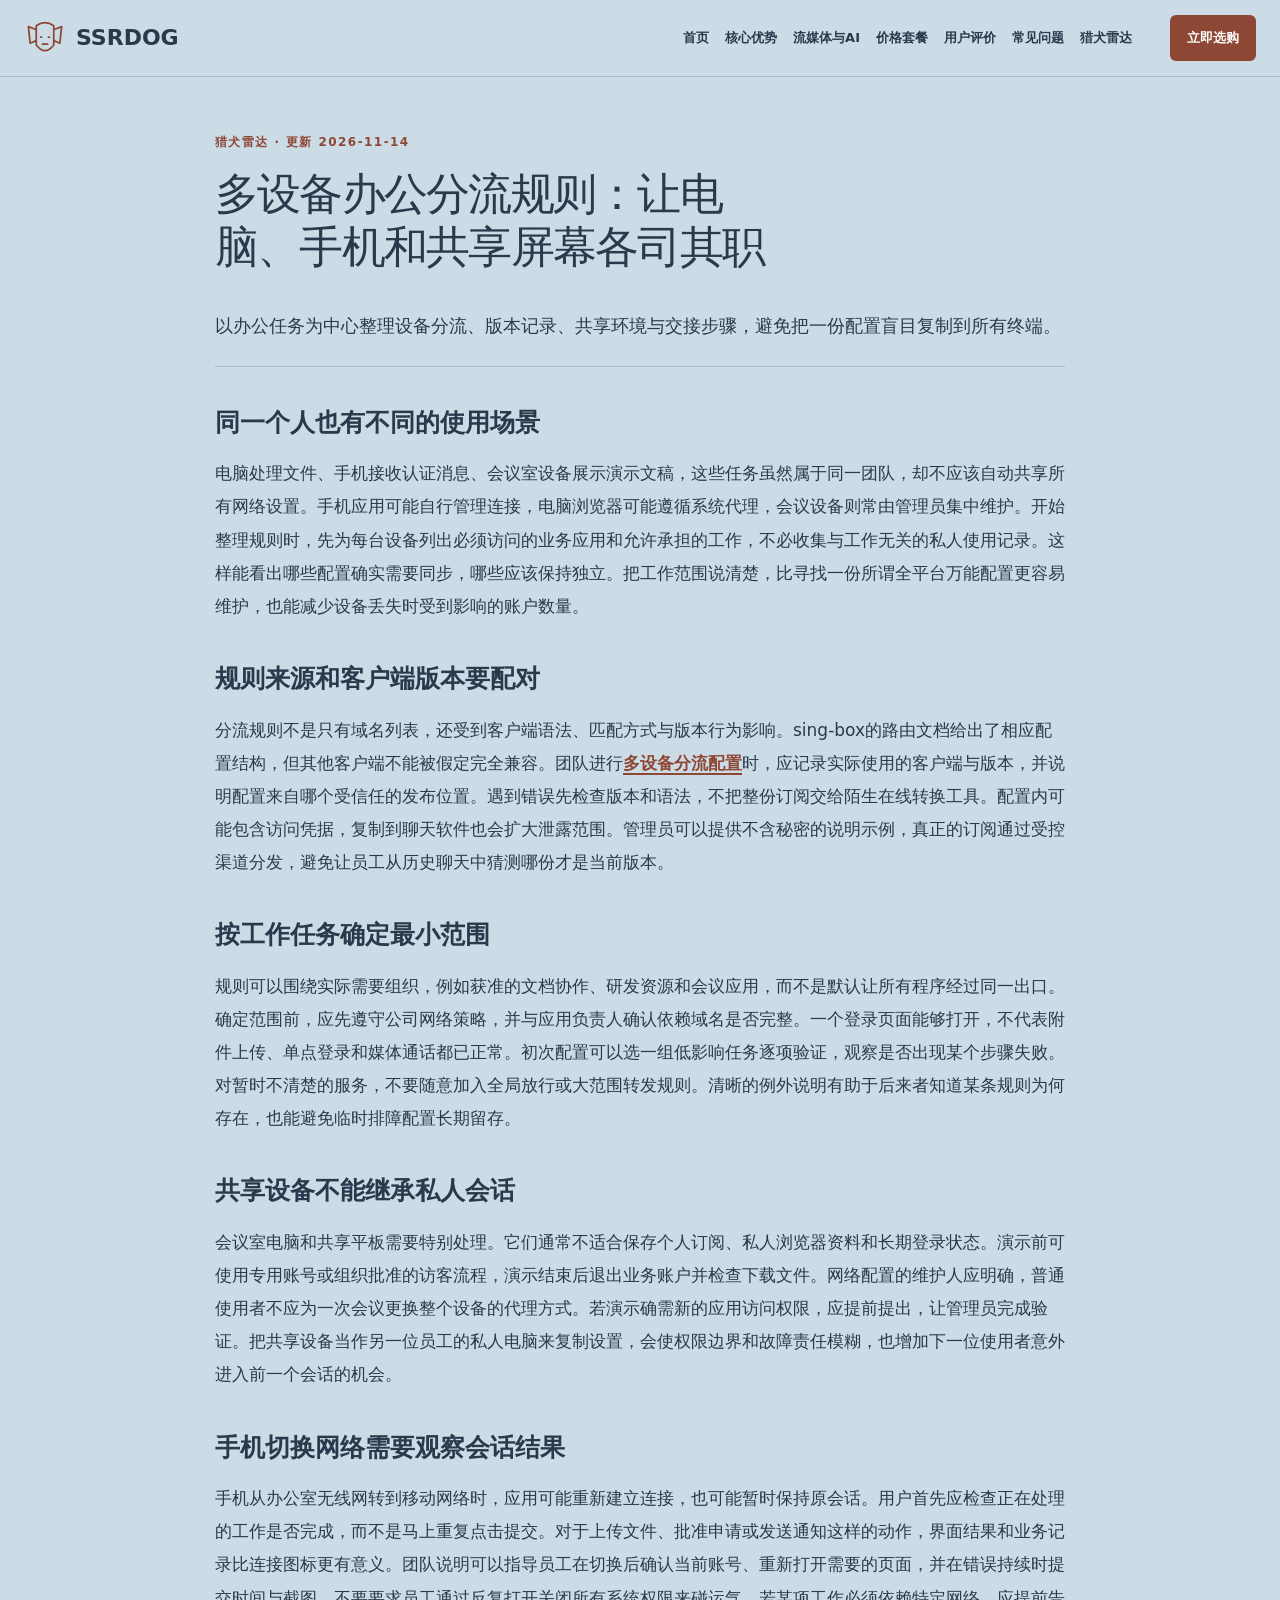
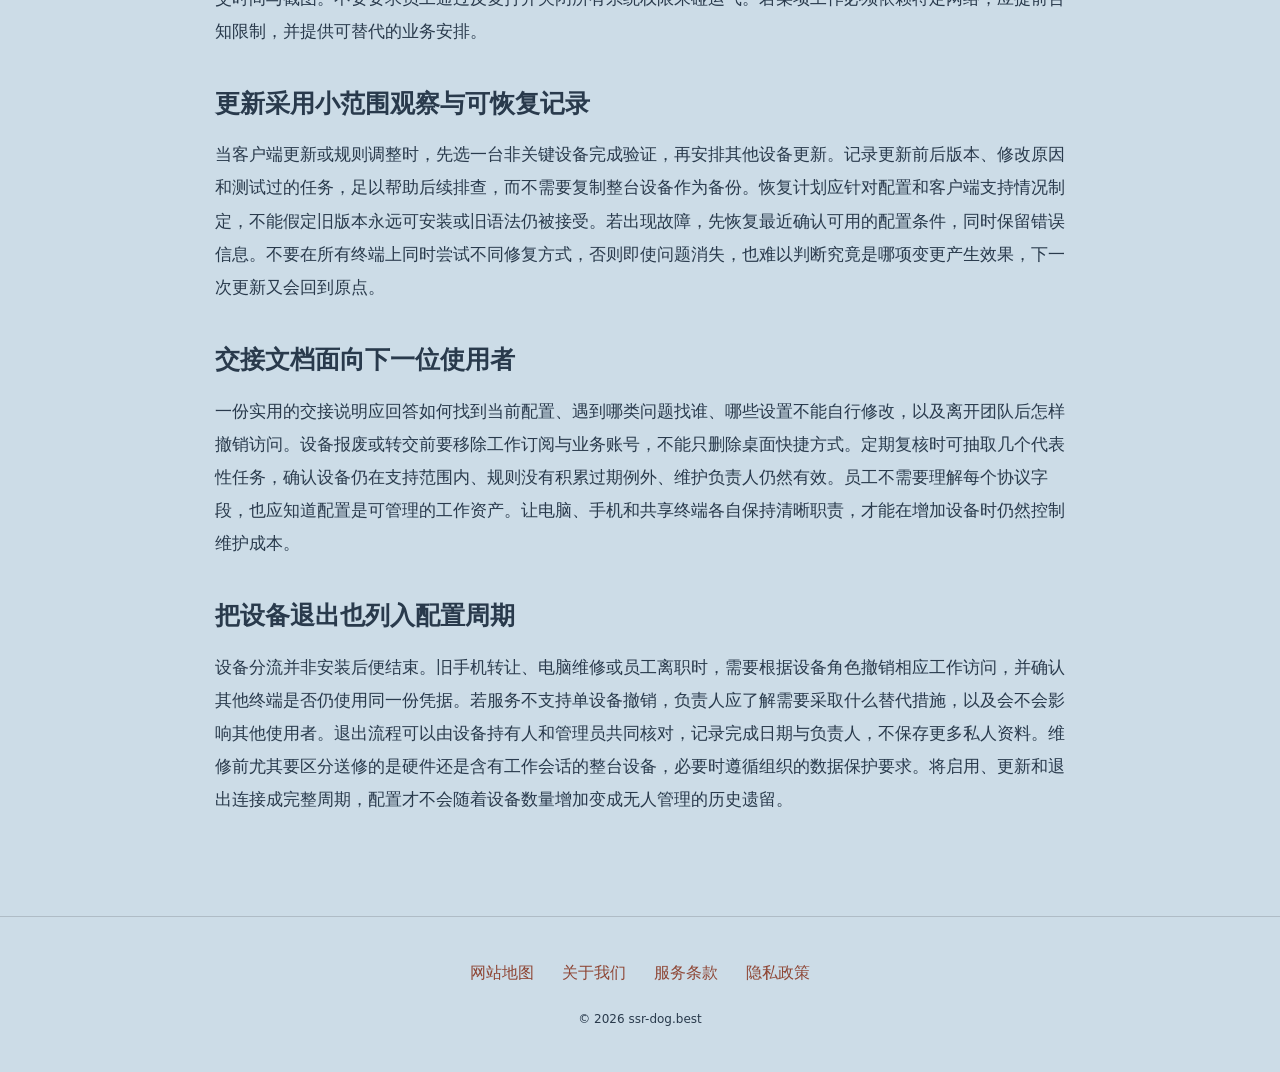
<file: ssrdog-multi-device-client-routing-rules.html>
<!DOCTYPE html>
<html lang="zh-CN"><head><meta charset="UTF-8"><meta name="viewport" content="width=device-width,initial-scale=1"><title>多设备办公分流规则：让电脑、手机和共享屏幕各司其职｜SSRDOG</title><meta name="description" content="以办公任务为中心整理设备分流、版本记录、共享环境与交接步骤，避免把一份配置盲目复制到所有终端。"><meta name="keywords" content="SSRDOG,多设备办公分流规则：让电脑、手机和共享屏幕各司其职,同一个人也有不同的使用场景,网络使用指南"><link rel="canonical" href="https://ssr-dog.best/ssrdog-multi-device-client-routing-rules.html"><meta property="og:type" content="article"><meta property="og:title" content="多设备办公分流规则：让电脑、手机和共享屏幕各司其职｜SSRDOG"><meta property="og:description" content="以办公任务为中心整理设备分流、版本记录、共享环境与交接步骤，避免把一份配置盲目复制到所有终端。"><meta property="og:url" content="https://ssr-dog.best/ssrdog-multi-device-client-routing-rules.html"><meta property="og:image" content="https://ssr-dog.best/share.png"><meta property="og:locale" content="zh_CN"><link rel="icon" href="favicon.svg" type="image/svg+xml"><link rel="stylesheet" href="style.css"><script defer src="menu.js"></script><script type="application/ld+json">{"@context": "https://schema.org", "@type": "Article", "name": "多设备办公分流规则：让电脑、手机和共享屏幕各司其职｜SSRDOG", "url": "https://ssr-dog.best/ssrdog-multi-device-client-routing-rules.html", "description": "以办公任务为中心整理设备分流、版本记录、共享环境与交接步骤，避免把一份配置盲目复制到所有终端。", "inLanguage": "zh-CN", "headline": "多设备办公分流规则：让电脑、手机和共享屏幕各司其职｜SSRDOG", "dateModified": "2026-11-14", "image": "https://ssr-dog.best/share.png"}</script></head><body class="site-15 hero-B review-0 faq-2 nav-2"><header class="site-header"><div class="nav-wrap"><a class="brand" href="index.html"><svg class="brand-mark" viewBox="0 0 48 48" aria-hidden="true"><path d="M13 14L5 11L7 30L14 27 M35 14L43 11L41 30L34 27 M14 10Q24 3 34 10V32Q24 45 14 32Z M19 23H20 M28 23H29 M21 31H27" fill="none" stroke="currentColor" stroke-width="2" stroke-linecap="round" stroke-linejoin="round"/></svg><span>SSRDOG</span></a><nav id="site-menu" aria-label="主导航"><a href="index.html">首页</a><a href="index.html#features">核心优势</a><a href="index.html#streaming">流媒体与AI</a><a href="index.html#pricing">价格套餐</a><a href="index.html#testimonials">用户评价</a><a href="index.html#faq">常见问题</a><a href="hound-radar.html">猎犬雷达</a></nav><div class="nav-actions"><a class="button compact" href="https://ww012.twilightaff.com/#/?code=A56DH1Af" target="_blank" rel="sponsored nofollow noopener">立即选购</a><button type="button" class="menu-toggle" aria-label="切换主导航菜单" aria-controls="site-menu" aria-expanded="false"><span></span><span></span></button></div></div></header><main class="site-main"><article class="article-page"><header><span class="eyebrow">猎犬雷达 · 更新 2026-11-14</span><h1>多设备办公分流规则：让电脑、手机和共享屏幕各司其职</h1><p class="lead">以办公任务为中心整理设备分流、版本记录、共享环境与交接步骤，避免把一份配置盲目复制到所有终端。</p></header><div class="article-body"><h2>同一个人也有不同的使用场景</h2><p>电脑处理文件、手机接收认证消息、会议室设备展示演示文稿，这些任务虽然属于同一团队，却不应该自动共享所有网络设置。手机应用可能自行管理连接，电脑浏览器可能遵循系统代理，会议设备则常由管理员集中维护。开始整理规则时，先为每台设备列出必须访问的业务应用和允许承担的工作，不必收集与工作无关的私人使用记录。这样能看出哪些配置确实需要同步，哪些应该保持独立。把工作范围说清楚，比寻找一份所谓全平台万能配置更容易维护，也能减少设备丢失时受到影响的账户数量。</p><h2>规则来源和客户端版本要配对</h2><p>分流规则不是只有域名列表，还受到客户端语法、匹配方式与版本行为影响。sing-box的路由文档给出了相应配置结构，但其他客户端不能被假定完全兼容。团队进行<a href="https://dajichang.mom/" target="_blank" rel="noopener">多设备分流配置</a>时，应记录实际使用的客户端与版本，并说明配置来自哪个受信任的发布位置。遇到错误先检查版本和语法，不把整份订阅交给陌生在线转换工具。配置内可能包含访问凭据，复制到聊天软件也会扩大泄露范围。管理员可以提供不含秘密的说明示例，真正的订阅通过受控渠道分发，避免让员工从历史聊天中猜测哪份才是当前版本。</p><h2>按工作任务确定最小范围</h2><p>规则可以围绕实际需要组织，例如获准的文档协作、研发资源和会议应用，而不是默认让所有程序经过同一出口。确定范围前，应先遵守公司网络策略，并与应用负责人确认依赖域名是否完整。一个登录页面能够打开，不代表附件上传、单点登录和媒体通话都已正常。初次配置可以选一组低影响任务逐项验证，观察是否出现某个步骤失败。对暂时不清楚的服务，不要随意加入全局放行或大范围转发规则。清晰的例外说明有助于后来者知道某条规则为何存在，也能避免临时排障配置长期留存。</p><h2>共享设备不能继承私人会话</h2><p>会议室电脑和共享平板需要特别处理。它们通常不适合保存个人订阅、私人浏览器资料和长期登录状态。演示前可使用专用账号或组织批准的访客流程，演示结束后退出业务账户并检查下载文件。网络配置的维护人应明确，普通使用者不应为一次会议更换整个设备的代理方式。若演示确需新的应用访问权限，应提前提出，让管理员完成验证。把共享设备当作另一位员工的私人电脑来复制设置，会使权限边界和故障责任模糊，也增加下一位使用者意外进入前一个会话的机会。</p><h2>手机切换网络需要观察会话结果</h2><p>手机从办公室无线网转到移动网络时，应用可能重新建立连接，也可能暂时保持原会话。用户首先应检查正在处理的工作是否完成，而不是马上重复点击提交。对于上传文件、批准申请或发送通知这样的动作，界面结果和业务记录比连接图标更有意义。团队说明可以指导员工在切换后确认当前账号、重新打开需要的页面，并在错误持续时提交时间与截图。不要要求员工通过反复打开关闭所有系统权限来碰运气。若某项工作必须依赖特定网络，应提前告知限制，并提供可替代的业务安排。</p><h2>更新采用小范围观察与可恢复记录</h2><p>当客户端更新或规则调整时，先选一台非关键设备完成验证，再安排其他设备更新。记录更新前后版本、修改原因和测试过的任务，足以帮助后续排查，而不需要复制整台设备作为备份。恢复计划应针对配置和客户端支持情况制定，不能假定旧版本永远可安装或旧语法仍被接受。若出现故障，先恢复最近确认可用的配置条件，同时保留错误信息。不要在所有终端上同时尝试不同修复方式，否则即使问题消失，也难以判断究竟是哪项变更产生效果，下一次更新又会回到原点。</p><h2>交接文档面向下一位使用者</h2><p>一份实用的交接说明应回答如何找到当前配置、遇到哪类问题找谁、哪些设置不能自行修改，以及离开团队后怎样撤销访问。设备报废或转交前要移除工作订阅与业务账号，不能只删除桌面快捷方式。定期复核时可抽取几个代表性任务，确认设备仍在支持范围内、规则没有积累过期例外、维护负责人仍然有效。员工不需要理解每个协议字段，也应知道配置是可管理的工作资产。让电脑、手机和共享终端各自保持清晰职责，才能在增加设备时仍然控制维护成本。</p><h2>把设备退出也列入配置周期</h2><p>设备分流并非安装后便结束。旧手机转让、电脑维修或员工离职时，需要根据设备角色撤销相应工作访问，并确认其他终端是否仍使用同一份凭据。若服务不支持单设备撤销，负责人应了解需要采取什么替代措施，以及会不会影响其他使用者。退出流程可以由设备持有人和管理员共同核对，记录完成日期与负责人，不保存更多私人资料。维修前尤其要区分送修的是硬件还是含有工作会话的整台设备，必要时遵循组织的数据保护要求。将启用、更新和退出连接成完整周期，配置才不会随着设备数量增加变成无人管理的历史遗留。</p></div></article></main><footer class="site-footer"><nav aria-label="页脚导航"><a href="sitemap.html">网站地图</a><a href="about.html">关于我们</a><a href="terms.html">服务条款</a><a href="privacy.html">隐私政策</a></nav><p>© 2026 ssr-dog.best</p></footer></body></html>
</file>
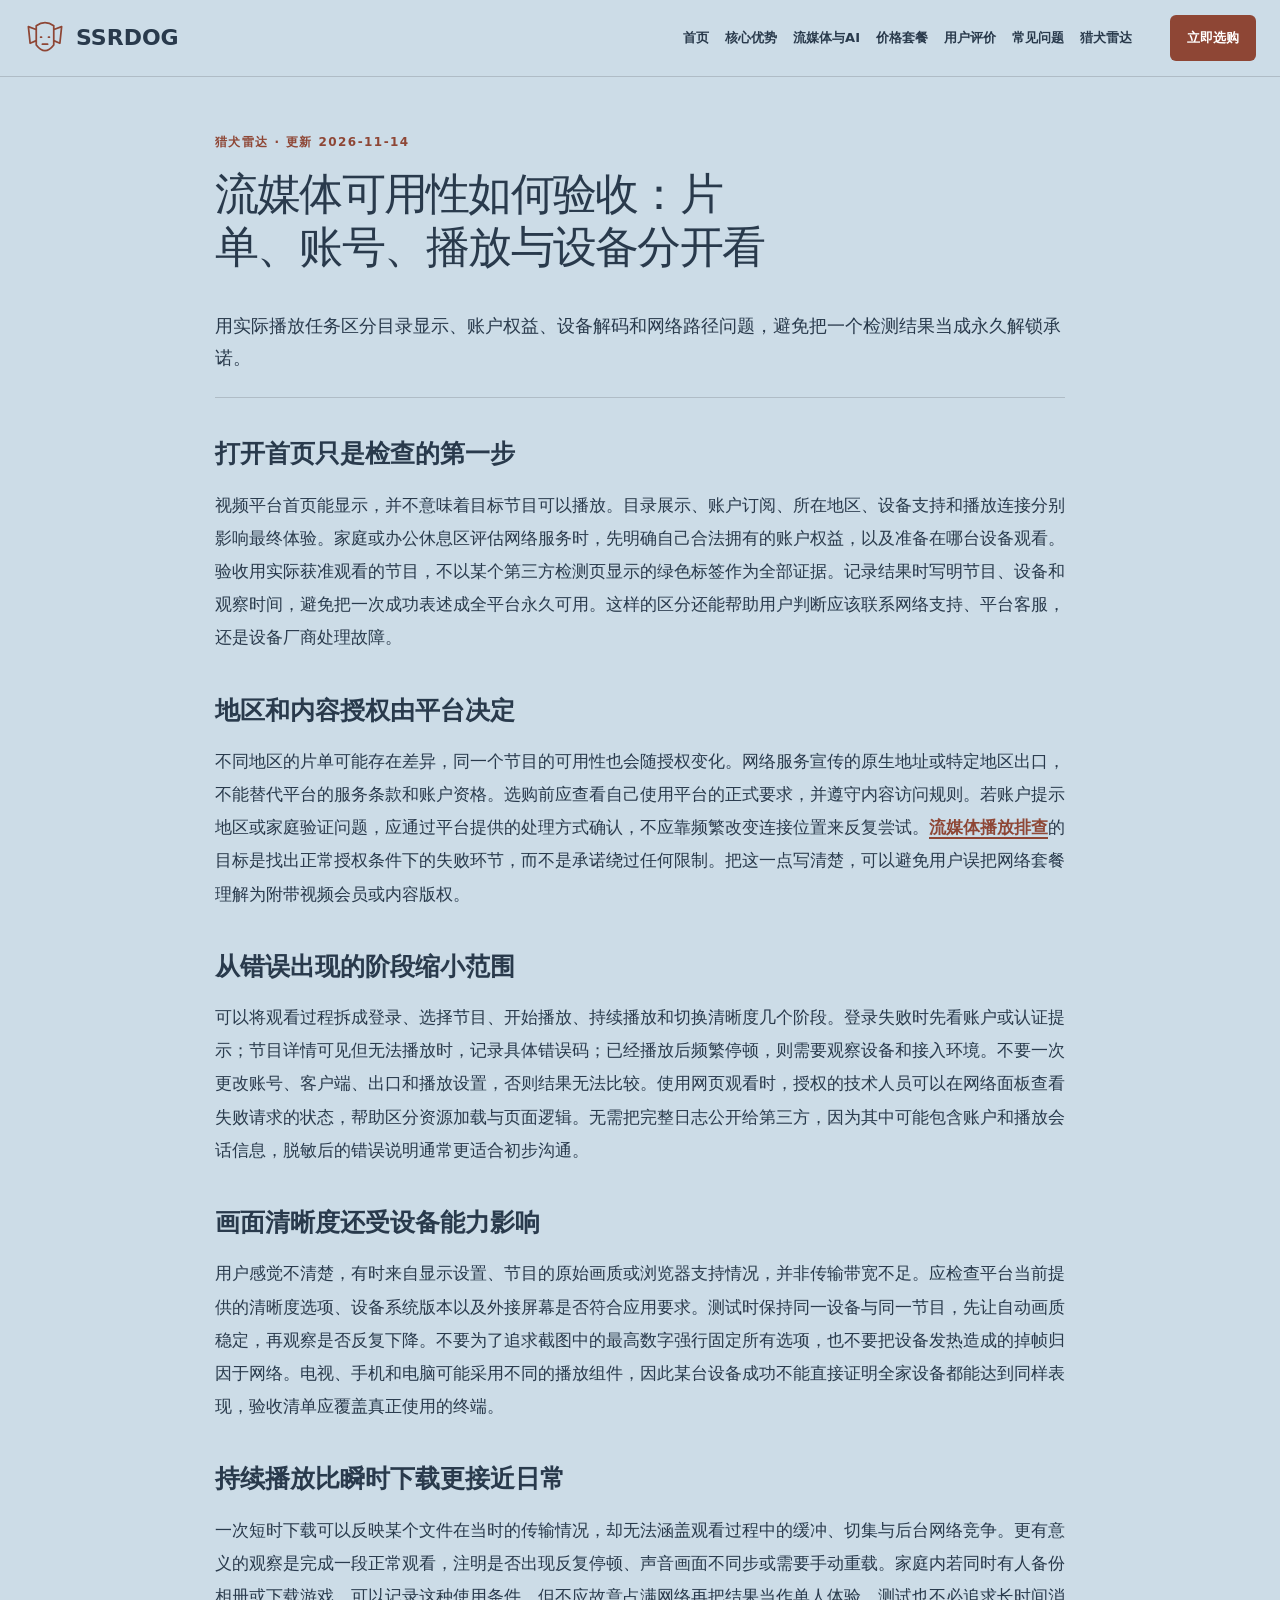
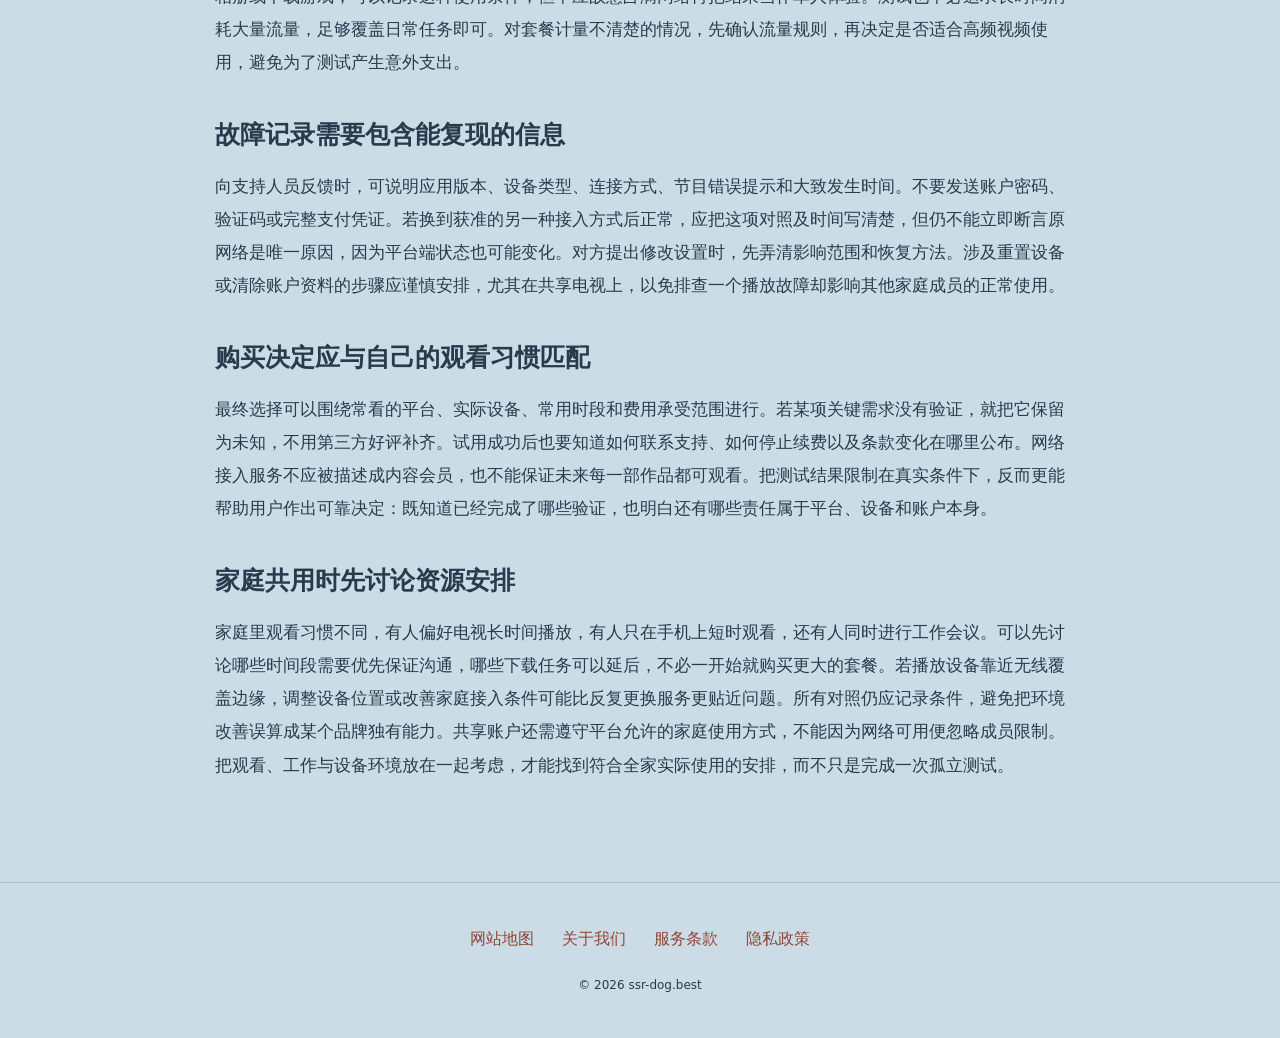
<file: ssrdog-streaming-unlock-native-ip-guide.html>
<!DOCTYPE html>
<html lang="zh-CN"><head><meta charset="UTF-8"><meta name="viewport" content="width=device-width,initial-scale=1"><title>流媒体可用性如何验收：片单、账号、播放与设备分开看｜SSRDOG</title><meta name="description" content="用实际播放任务区分目录显示、账户权益、设备解码和网络路径问题，避免把一个检测结果当成永久解锁承诺。"><meta name="keywords" content="SSRDOG,流媒体可用性如何验收：片单、账号、播放与设备分开看,打开首页只是检查的第一步,网络使用指南"><link rel="canonical" href="https://ssr-dog.best/ssrdog-streaming-unlock-native-ip-guide.html"><meta property="og:type" content="article"><meta property="og:title" content="流媒体可用性如何验收：片单、账号、播放与设备分开看｜SSRDOG"><meta property="og:description" content="用实际播放任务区分目录显示、账户权益、设备解码和网络路径问题，避免把一个检测结果当成永久解锁承诺。"><meta property="og:url" content="https://ssr-dog.best/ssrdog-streaming-unlock-native-ip-guide.html"><meta property="og:image" content="https://ssr-dog.best/share.png"><meta property="og:locale" content="zh_CN"><link rel="icon" href="favicon.svg" type="image/svg+xml"><link rel="stylesheet" href="style.css"><script defer src="menu.js"></script><script type="application/ld+json">{"@context": "https://schema.org", "@type": "Article", "name": "流媒体可用性如何验收：片单、账号、播放与设备分开看｜SSRDOG", "url": "https://ssr-dog.best/ssrdog-streaming-unlock-native-ip-guide.html", "description": "用实际播放任务区分目录显示、账户权益、设备解码和网络路径问题，避免把一个检测结果当成永久解锁承诺。", "inLanguage": "zh-CN", "headline": "流媒体可用性如何验收：片单、账号、播放与设备分开看｜SSRDOG", "dateModified": "2026-11-14", "image": "https://ssr-dog.best/share.png"}</script></head><body class="site-15 hero-B review-0 faq-2 nav-2"><header class="site-header"><div class="nav-wrap"><a class="brand" href="index.html"><svg class="brand-mark" viewBox="0 0 48 48" aria-hidden="true"><path d="M13 14L5 11L7 30L14 27 M35 14L43 11L41 30L34 27 M14 10Q24 3 34 10V32Q24 45 14 32Z M19 23H20 M28 23H29 M21 31H27" fill="none" stroke="currentColor" stroke-width="2" stroke-linecap="round" stroke-linejoin="round"/></svg><span>SSRDOG</span></a><nav id="site-menu" aria-label="主导航"><a href="index.html">首页</a><a href="index.html#features">核心优势</a><a href="index.html#streaming">流媒体与AI</a><a href="index.html#pricing">价格套餐</a><a href="index.html#testimonials">用户评价</a><a href="index.html#faq">常见问题</a><a href="hound-radar.html">猎犬雷达</a></nav><div class="nav-actions"><a class="button compact" href="https://ww012.twilightaff.com/#/?code=A56DH1Af" target="_blank" rel="sponsored nofollow noopener">立即选购</a><button type="button" class="menu-toggle" aria-label="切换主导航菜单" aria-controls="site-menu" aria-expanded="false"><span></span><span></span></button></div></div></header><main class="site-main"><article class="article-page"><header><span class="eyebrow">猎犬雷达 · 更新 2026-11-14</span><h1>流媒体可用性如何验收：片单、账号、播放与设备分开看</h1><p class="lead">用实际播放任务区分目录显示、账户权益、设备解码和网络路径问题，避免把一个检测结果当成永久解锁承诺。</p></header><div class="article-body"><h2>打开首页只是检查的第一步</h2><p>视频平台首页能显示，并不意味着目标节目可以播放。目录展示、账户订阅、所在地区、设备支持和播放连接分别影响最终体验。家庭或办公休息区评估网络服务时，先明确自己合法拥有的账户权益，以及准备在哪台设备观看。验收用实际获准观看的节目，不以某个第三方检测页显示的绿色标签作为全部证据。记录结果时写明节目、设备和观察时间，避免把一次成功表述成全平台永久可用。这样的区分还能帮助用户判断应该联系网络支持、平台客服，还是设备厂商处理故障。</p><h2>地区和内容授权由平台决定</h2><p>不同地区的片单可能存在差异，同一个节目的可用性也会随授权变化。网络服务宣传的原生地址或特定地区出口，不能替代平台的服务条款和账户资格。选购前应查看自己使用平台的正式要求，并遵守内容访问规则。若账户提示地区或家庭验证问题，应通过平台提供的处理方式确认，不应靠频繁改变连接位置来反复尝试。<a href="https://dajichang.mom/" target="_blank" rel="noopener">流媒体播放排查</a>的目标是找出正常授权条件下的失败环节，而不是承诺绕过任何限制。把这一点写清楚，可以避免用户误把网络套餐理解为附带视频会员或内容版权。</p><h2>从错误出现的阶段缩小范围</h2><p>可以将观看过程拆成登录、选择节目、开始播放、持续播放和切换清晰度几个阶段。登录失败时先看账户或认证提示；节目详情可见但无法播放时，记录具体错误码；已经播放后频繁停顿，则需要观察设备和接入环境。不要一次更改账号、客户端、出口和播放设置，否则结果无法比较。使用网页观看时，授权的技术人员可以在网络面板查看失败请求的状态，帮助区分资源加载与页面逻辑。无需把完整日志公开给第三方，因为其中可能包含账户和播放会话信息，脱敏后的错误说明通常更适合初步沟通。</p><h2>画面清晰度还受设备能力影响</h2><p>用户感觉不清楚，有时来自显示设置、节目的原始画质或浏览器支持情况，并非传输带宽不足。应检查平台当前提供的清晰度选项、设备系统版本以及外接屏幕是否符合应用要求。测试时保持同一设备与同一节目，先让自动画质稳定，再观察是否反复下降。不要为了追求截图中的最高数字强行固定所有选项，也不要把设备发热造成的掉帧归因于网络。电视、手机和电脑可能采用不同的播放组件，因此某台设备成功不能直接证明全家设备都能达到同样表现，验收清单应覆盖真正使用的终端。</p><h2>持续播放比瞬时下载更接近日常</h2><p>一次短时下载可以反映某个文件在当时的传输情况，却无法涵盖观看过程中的缓冲、切集与后台网络竞争。更有意义的观察是完成一段正常观看，注明是否出现反复停顿、声音画面不同步或需要手动重载。家庭内若同时有人备份相册或下载游戏，可以记录这种使用条件，但不应故意占满网络再把结果当作单人体验。测试也不必追求长时间消耗大量流量，足够覆盖日常任务即可。对套餐计量不清楚的情况，先确认流量规则，再决定是否适合高频视频使用，避免为了测试产生意外支出。</p><h2>故障记录需要包含能复现的信息</h2><p>向支持人员反馈时，可说明应用版本、设备类型、连接方式、节目错误提示和大致发生时间。不要发送账户密码、验证码或完整支付凭证。若换到获准的另一种接入方式后正常，应把这项对照及时间写清楚，但仍不能立即断言原网络是唯一原因，因为平台端状态也可能变化。对方提出修改设置时，先弄清影响范围和恢复方法。涉及重置设备或清除账户资料的步骤应谨慎安排，尤其在共享电视上，以免排查一个播放故障却影响其他家庭成员的正常使用。</p><h2>购买决定应与自己的观看习惯匹配</h2><p>最终选择可以围绕常看的平台、实际设备、常用时段和费用承受范围进行。若某项关键需求没有验证，就把它保留为未知，不用第三方好评补齐。试用成功后也要知道如何联系支持、如何停止续费以及条款变化在哪里公布。网络接入服务不应被描述成内容会员，也不能保证未来每一部作品都可观看。把测试结果限制在真实条件下，反而更能帮助用户作出可靠决定：既知道已经完成了哪些验证，也明白还有哪些责任属于平台、设备和账户本身。</p><h2>家庭共用时先讨论资源安排</h2><p>家庭里观看习惯不同，有人偏好电视长时间播放，有人只在手机上短时观看，还有人同时进行工作会议。可以先讨论哪些时间段需要优先保证沟通，哪些下载任务可以延后，不必一开始就购买更大的套餐。若播放设备靠近无线覆盖边缘，调整设备位置或改善家庭接入条件可能比反复更换服务更贴近问题。所有对照仍应记录条件，避免把环境改善误算成某个品牌独有能力。共享账户还需遵守平台允许的家庭使用方式，不能因为网络可用便忽略成员限制。把观看、工作与设备环境放在一起考虑，才能找到符合全家实际使用的安排，而不只是完成一次孤立测试。</p></div></article></main><footer class="site-footer"><nav aria-label="页脚导航"><a href="sitemap.html">网站地图</a><a href="about.html">关于我们</a><a href="terms.html">服务条款</a><a href="privacy.html">隐私政策</a></nav><p>© 2026 ssr-dog.best</p></footer></body></html>
</file>
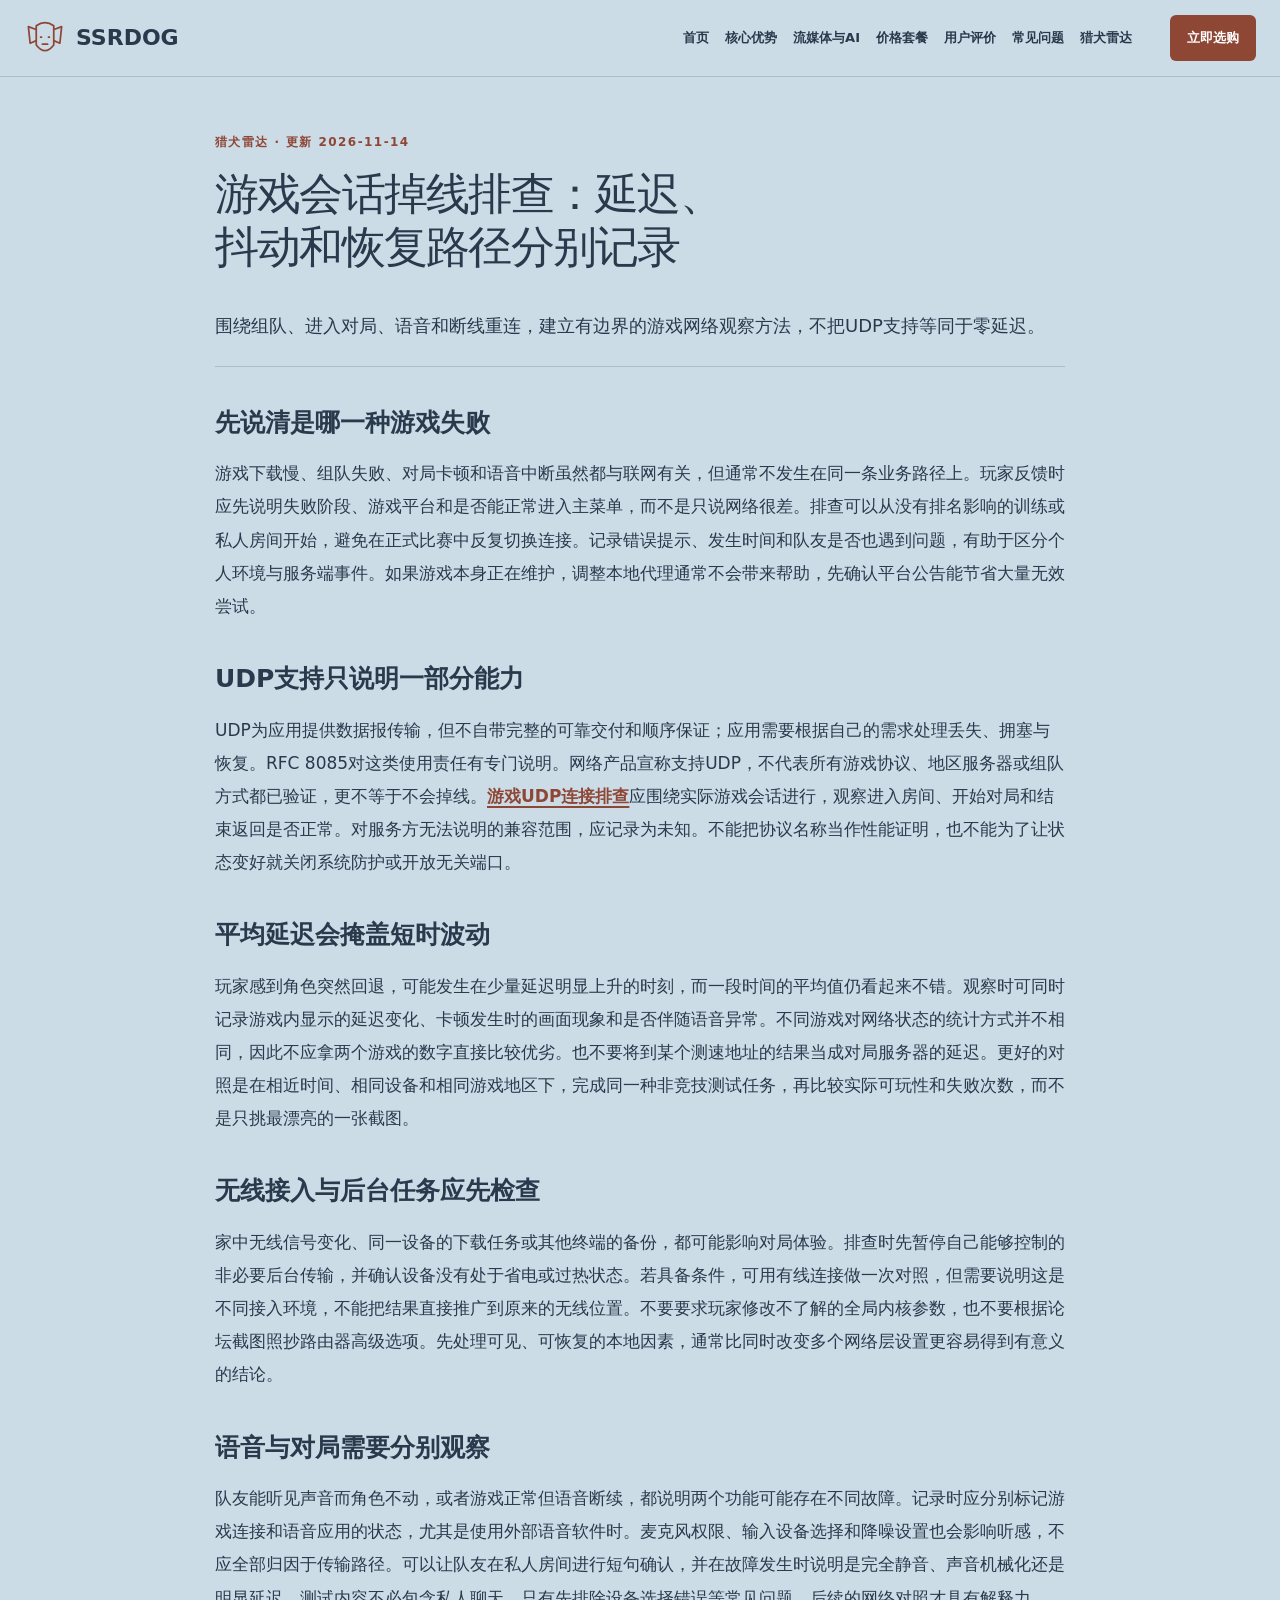
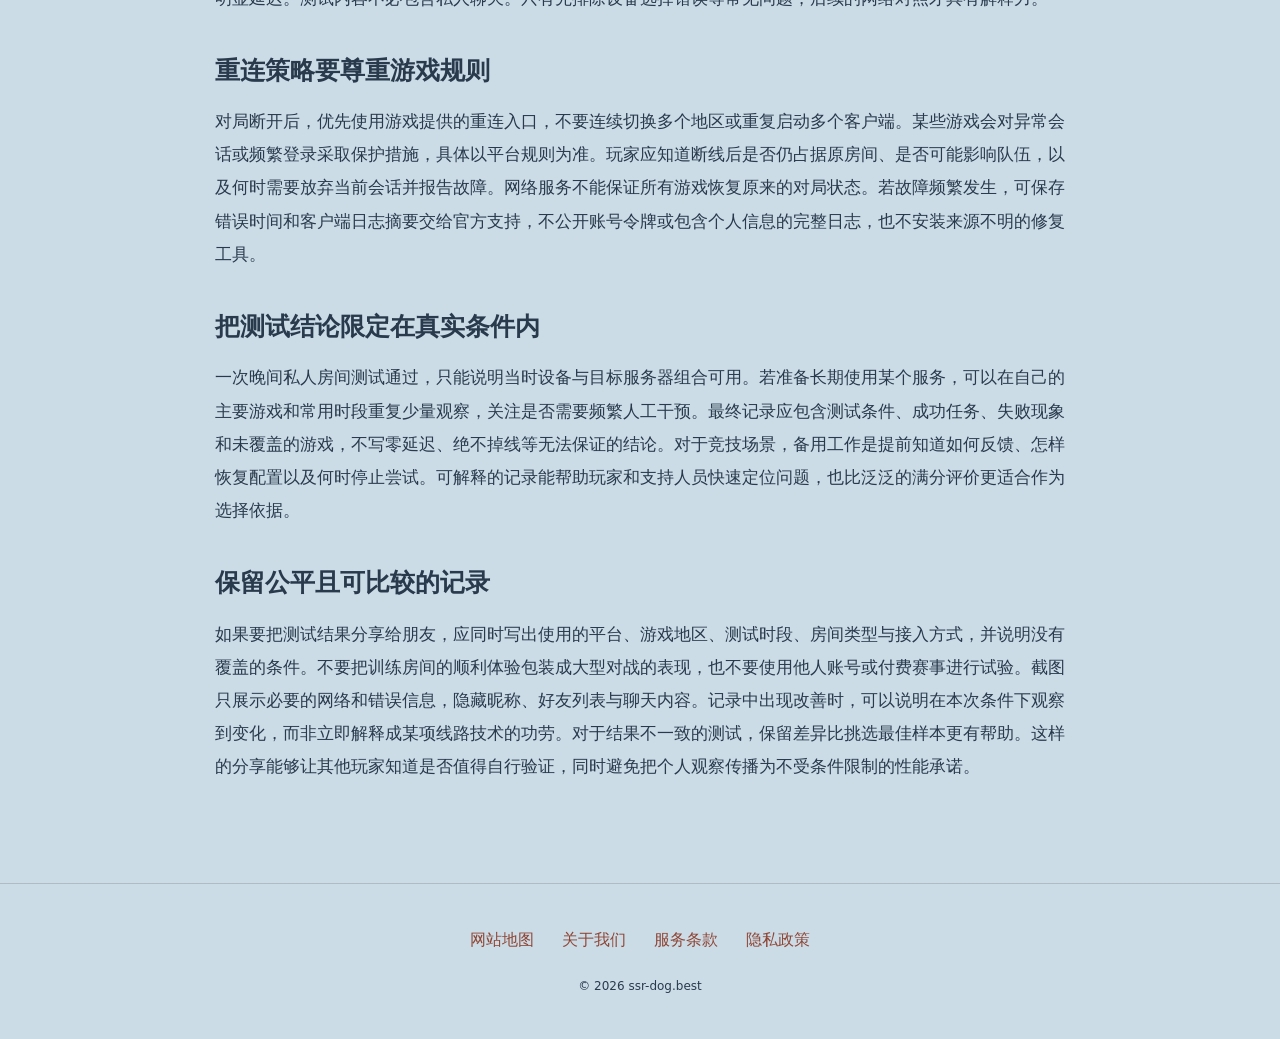
<file: ssrdog-udp-packet-forwarding-gaming-latency.html>
<!DOCTYPE html>
<html lang="zh-CN"><head><meta charset="UTF-8"><meta name="viewport" content="width=device-width,initial-scale=1"><title>游戏会话掉线排查：延迟、抖动和恢复路径分别记录｜SSRDOG</title><meta name="description" content="围绕组队、进入对局、语音和断线重连，建立有边界的游戏网络观察方法，不把UDP支持等同于零延迟。"><meta name="keywords" content="SSRDOG,游戏会话掉线排查：延迟、抖动和恢复路径分别记录,先说清是哪一种游戏失败,网络使用指南"><link rel="canonical" href="https://ssr-dog.best/ssrdog-udp-packet-forwarding-gaming-latency.html"><meta property="og:type" content="article"><meta property="og:title" content="游戏会话掉线排查：延迟、抖动和恢复路径分别记录｜SSRDOG"><meta property="og:description" content="围绕组队、进入对局、语音和断线重连，建立有边界的游戏网络观察方法，不把UDP支持等同于零延迟。"><meta property="og:url" content="https://ssr-dog.best/ssrdog-udp-packet-forwarding-gaming-latency.html"><meta property="og:image" content="https://ssr-dog.best/share.png"><meta property="og:locale" content="zh_CN"><link rel="icon" href="favicon.svg" type="image/svg+xml"><link rel="stylesheet" href="style.css"><script defer src="menu.js"></script><script type="application/ld+json">{"@context": "https://schema.org", "@type": "Article", "name": "游戏会话掉线排查：延迟、抖动和恢复路径分别记录｜SSRDOG", "url": "https://ssr-dog.best/ssrdog-udp-packet-forwarding-gaming-latency.html", "description": "围绕组队、进入对局、语音和断线重连，建立有边界的游戏网络观察方法，不把UDP支持等同于零延迟。", "inLanguage": "zh-CN", "headline": "游戏会话掉线排查：延迟、抖动和恢复路径分别记录｜SSRDOG", "dateModified": "2026-11-14", "image": "https://ssr-dog.best/share.png"}</script></head><body class="site-15 hero-B review-0 faq-2 nav-2"><header class="site-header"><div class="nav-wrap"><a class="brand" href="index.html"><svg class="brand-mark" viewBox="0 0 48 48" aria-hidden="true"><path d="M13 14L5 11L7 30L14 27 M35 14L43 11L41 30L34 27 M14 10Q24 3 34 10V32Q24 45 14 32Z M19 23H20 M28 23H29 M21 31H27" fill="none" stroke="currentColor" stroke-width="2" stroke-linecap="round" stroke-linejoin="round"/></svg><span>SSRDOG</span></a><nav id="site-menu" aria-label="主导航"><a href="index.html">首页</a><a href="index.html#features">核心优势</a><a href="index.html#streaming">流媒体与AI</a><a href="index.html#pricing">价格套餐</a><a href="index.html#testimonials">用户评价</a><a href="index.html#faq">常见问题</a><a href="hound-radar.html">猎犬雷达</a></nav><div class="nav-actions"><a class="button compact" href="https://ww012.twilightaff.com/#/?code=A56DH1Af" target="_blank" rel="sponsored nofollow noopener">立即选购</a><button type="button" class="menu-toggle" aria-label="切换主导航菜单" aria-controls="site-menu" aria-expanded="false"><span></span><span></span></button></div></div></header><main class="site-main"><article class="article-page"><header><span class="eyebrow">猎犬雷达 · 更新 2026-11-14</span><h1>游戏会话掉线排查：延迟、抖动和恢复路径分别记录</h1><p class="lead">围绕组队、进入对局、语音和断线重连，建立有边界的游戏网络观察方法，不把UDP支持等同于零延迟。</p></header><div class="article-body"><h2>先说清是哪一种游戏失败</h2><p>游戏下载慢、组队失败、对局卡顿和语音中断虽然都与联网有关，但通常不发生在同一条业务路径上。玩家反馈时应先说明失败阶段、游戏平台和是否能正常进入主菜单，而不是只说网络很差。排查可以从没有排名影响的训练或私人房间开始，避免在正式比赛中反复切换连接。记录错误提示、发生时间和队友是否也遇到问题，有助于区分个人环境与服务端事件。如果游戏本身正在维护，调整本地代理通常不会带来帮助，先确认平台公告能节省大量无效尝试。</p><h2>UDP支持只说明一部分能力</h2><p>UDP为应用提供数据报传输，但不自带完整的可靠交付和顺序保证；应用需要根据自己的需求处理丢失、拥塞与恢复。RFC 8085对这类使用责任有专门说明。网络产品宣称支持UDP，不代表所有游戏协议、地区服务器或组队方式都已验证，更不等于不会掉线。<a href="https://dajichang.mom/" target="_blank" rel="noopener">游戏UDP连接排查</a>应围绕实际游戏会话进行，观察进入房间、开始对局和结束返回是否正常。对服务方无法说明的兼容范围，应记录为未知。不能把协议名称当作性能证明，也不能为了让状态变好就关闭系统防护或开放无关端口。</p><h2>平均延迟会掩盖短时波动</h2><p>玩家感到角色突然回退，可能发生在少量延迟明显上升的时刻，而一段时间的平均值仍看起来不错。观察时可同时记录游戏内显示的延迟变化、卡顿发生时的画面现象和是否伴随语音异常。不同游戏对网络状态的统计方式并不相同，因此不应拿两个游戏的数字直接比较优劣。也不要将到某个测速地址的结果当成对局服务器的延迟。更好的对照是在相近时间、相同设备和相同游戏地区下，完成同一种非竞技测试任务，再比较实际可玩性和失败次数，而不是只挑最漂亮的一张截图。</p><h2>无线接入与后台任务应先检查</h2><p>家中无线信号变化、同一设备的下载任务或其他终端的备份，都可能影响对局体验。排查时先暂停自己能够控制的非必要后台传输，并确认设备没有处于省电或过热状态。若具备条件，可用有线连接做一次对照，但需要说明这是不同接入环境，不能把结果直接推广到原来的无线位置。不要要求玩家修改不了解的全局内核参数，也不要根据论坛截图照抄路由器高级选项。先处理可见、可恢复的本地因素，通常比同时改变多个网络层设置更容易得到有意义的结论。</p><h2>语音与对局需要分别观察</h2><p>队友能听见声音而角色不动，或者游戏正常但语音断续，都说明两个功能可能存在不同故障。记录时应分别标记游戏连接和语音应用的状态，尤其是使用外部语音软件时。麦克风权限、输入设备选择和降噪设置也会影响听感，不应全部归因于传输路径。可以让队友在私人房间进行短句确认，并在故障发生时说明是完全静音、声音机械化还是明显延迟。测试内容不必包含私人聊天。只有先排除设备选择错误等常见问题，后续的网络对照才具有解释力。</p><h2>重连策略要尊重游戏规则</h2><p>对局断开后，优先使用游戏提供的重连入口，不要连续切换多个地区或重复启动多个客户端。某些游戏会对异常会话或频繁登录采取保护措施，具体以平台规则为准。玩家应知道断线后是否仍占据原房间、是否可能影响队伍，以及何时需要放弃当前会话并报告故障。网络服务不能保证所有游戏恢复原来的对局状态。若故障频繁发生，可保存错误时间和客户端日志摘要交给官方支持，不公开账号令牌或包含个人信息的完整日志，也不安装来源不明的修复工具。</p><h2>把测试结论限定在真实条件内</h2><p>一次晚间私人房间测试通过，只能说明当时设备与目标服务器组合可用。若准备长期使用某个服务，可以在自己的主要游戏和常用时段重复少量观察，关注是否需要频繁人工干预。最终记录应包含测试条件、成功任务、失败现象和未覆盖的游戏，不写零延迟、绝不掉线等无法保证的结论。对于竞技场景，备用工作是提前知道如何反馈、怎样恢复配置以及何时停止尝试。可解释的记录能帮助玩家和支持人员快速定位问题，也比泛泛的满分评价更适合作为选择依据。</p><h2>保留公平且可比较的记录</h2><p>如果要把测试结果分享给朋友，应同时写出使用的平台、游戏地区、测试时段、房间类型与接入方式，并说明没有覆盖的条件。不要把训练房间的顺利体验包装成大型对战的表现，也不要使用他人账号或付费赛事进行试验。截图只展示必要的网络和错误信息，隐藏昵称、好友列表与聊天内容。记录中出现改善时，可以说明在本次条件下观察到变化，而非立即解释成某项线路技术的功劳。对于结果不一致的测试，保留差异比挑选最佳样本更有帮助。这样的分享能够让其他玩家知道是否值得自行验证，同时避免把个人观察传播为不受条件限制的性能承诺。</p></div></article></main><footer class="site-footer"><nav aria-label="页脚导航"><a href="sitemap.html">网站地图</a><a href="about.html">关于我们</a><a href="terms.html">服务条款</a><a href="privacy.html">隐私政策</a></nav><p>© 2026 ssr-dog.best</p></footer></body></html>
</file>
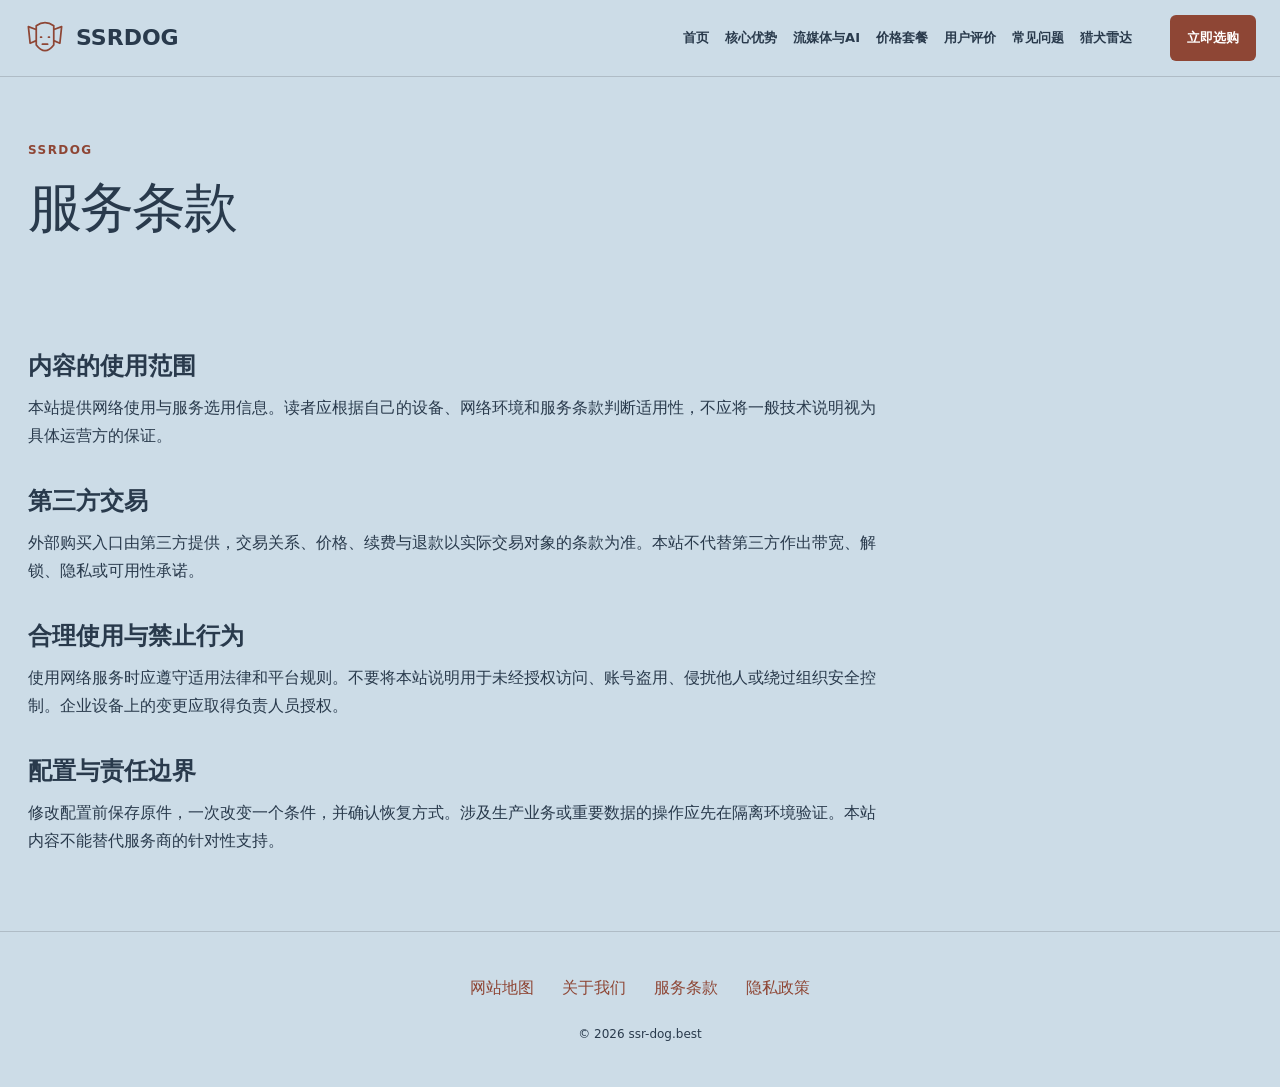
<file: terms.html>
<!DOCTYPE html>
<html lang="zh-CN"><head><meta charset="UTF-8"><meta name="viewport" content="width=device-width,initial-scale=1"><title>服务条款｜SSRDOG·猎犬雷达</title><meta name="description" content="猎犬雷达的服务条款：说明SSRDOG资料整理、内容使用与第三方服务边界。"><meta name="keywords" content="SSRDOG,服务条款,猎犬雷达,网络使用指南"><link rel="canonical" href="https://ssr-dog.best/terms.html"><meta property="og:type" content="website"><meta property="og:title" content="服务条款｜SSRDOG·猎犬雷达"><meta property="og:description" content="猎犬雷达的服务条款：说明SSRDOG资料整理、内容使用与第三方服务边界。"><meta property="og:url" content="https://ssr-dog.best/terms.html"><meta property="og:image" content="https://ssr-dog.best/share.png"><meta property="og:locale" content="zh_CN"><link rel="icon" href="favicon.svg" type="image/svg+xml"><link rel="stylesheet" href="style.css"><script defer src="menu.js"></script><script type="application/ld+json">{"@context": "https://schema.org", "@type": "WebPage", "name": "服务条款｜SSRDOG·猎犬雷达", "url": "https://ssr-dog.best/terms.html", "description": "猎犬雷达的服务条款：说明SSRDOG资料整理、内容使用与第三方服务边界。", "inLanguage": "zh-CN"}</script></head><body class="site-15 hero-B review-0 faq-2 nav-2"><header class="site-header"><div class="nav-wrap"><a class="brand" href="index.html"><svg class="brand-mark" viewBox="0 0 48 48" aria-hidden="true"><path d="M13 14L5 11L7 30L14 27 M35 14L43 11L41 30L34 27 M14 10Q24 3 34 10V32Q24 45 14 32Z M19 23H20 M28 23H29 M21 31H27" fill="none" stroke="currentColor" stroke-width="2" stroke-linecap="round" stroke-linejoin="round"/></svg><span>SSRDOG</span></a><nav id="site-menu" aria-label="主导航"><a href="index.html">首页</a><a href="index.html#features">核心优势</a><a href="index.html#streaming">流媒体与AI</a><a href="index.html#pricing">价格套餐</a><a href="index.html#testimonials">用户评价</a><a href="index.html#faq">常见问题</a><a href="hound-radar.html">猎犬雷达</a></nav><div class="nav-actions"><a class="button compact" href="https://ww012.twilightaff.com/#/?code=A56DH1Af" target="_blank" rel="sponsored nofollow noopener">立即选购</a><button type="button" class="menu-toggle" aria-label="切换主导航菜单" aria-controls="site-menu" aria-expanded="false"><span></span><span></span></button></div></div></header><main class="site-main"><header class="page-heading"><span class="eyebrow">SSRDOG</span><h1>服务条款</h1></header><div class="prose"><h2>内容的使用范围</h2><p>本站提供网络使用与服务选用信息。读者应根据自己的设备、网络环境和服务条款判断适用性，不应将一般技术说明视为具体运营方的保证。</p><h2>第三方交易</h2><p>外部购买入口由第三方提供，交易关系、价格、续费与退款以实际交易对象的条款为准。本站不代替第三方作出带宽、解锁、隐私或可用性承诺。</p><h2>合理使用与禁止行为</h2><p>使用网络服务时应遵守适用法律和平台规则。不要将本站说明用于未经授权访问、账号盗用、侵扰他人或绕过组织安全控制。企业设备上的变更应取得负责人员授权。</p><h2>配置与责任边界</h2><p>修改配置前保存原件，一次改变一个条件，并确认恢复方式。涉及生产业务或重要数据的操作应先在隔离环境验证。本站内容不能替代服务商的针对性支持。</p></div></main><footer class="site-footer"><nav aria-label="页脚导航"><a href="sitemap.html">网站地图</a><a href="about.html">关于我们</a><a href="terms.html">服务条款</a><a href="privacy.html">隐私政策</a></nav><p>© 2026 ssr-dog.best</p></footer></body></html>
</file>
<file: style.css>
:root{--bg:#ccdce7;--ink:#293a4c;--accent:#8e4635;--panel:#ffffff70;--line:#00000025;--button-ink:#ffffff;--font:system-ui,-apple-system,"Microsoft YaHei",sans-serif;--width:1280px;--radius:6px;}
*{box-sizing:border-box}html{scroll-behavior:smooth}body{margin:0;background:var(--bg);color:var(--ink);font-family:var(--font);line-height:1.75}a{color:var(--accent);text-decoration-thickness:1px;text-underline-offset:4px}a:visited{color:var(--accent)}a:hover{text-decoration:underline}button,a{-webkit-tap-highlight-color:transparent}button{font:inherit}a:focus-visible,button:focus-visible,summary:focus-visible{outline:3px solid var(--accent);outline-offset:5px}svg{max-width:100%}h1,h2,h3,p{margin-top:0}h1{font-size:clamp(30px,4.2vw,58px);line-height:1.2;letter-spacing:-.025em;max-width:19ch}h2{font-size:clamp(25px,3vw,38px);line-height:1.3;margin-bottom:12px}h3{font-size:19px;line-height:1.5}p{overflow-wrap:anywhere}img{max-width:100%;height:auto}.site-header{position:sticky;top:0;z-index:20;background:var(--bg);border-bottom:1px solid var(--line)}.nav-wrap{max-width:1440px;padding:15px 24px;margin:auto;display:flex;align-items:center;gap:24px}.brand{color:var(--ink)!important;display:flex;align-items:center;gap:10px;font-weight:800;white-space:nowrap;text-decoration:none;font-size:22px}.brand-mark{width:42px;height:42px;color:var(--accent)}#site-menu{display:flex;gap:17px;margin-left:auto;align-items:center}#site-menu a{font:600 13px/1.4 system-ui,sans-serif;text-decoration:none;color:var(--ink);white-space:nowrap}#site-menu a:hover{color:var(--accent)}.nav-actions{display:flex;align-items:center;gap:10px;margin-left:auto}.button{display:inline-flex;align-items:center;justify-content:center;background:var(--accent);color:var(--button-ink)!important;padding:13px 24px;border-radius:var(--radius);font:700 15px/1.5 system-ui,sans-serif;text-decoration:none;min-height:46px;white-space:nowrap}.button:hover{filter:brightness(.94);text-decoration:none}.compact{font-size:13px;padding:10px 17px}.menu-toggle{display:none;width:44px;height:44px;border:1px solid var(--line);background:transparent;border-radius:8px;color:var(--ink);align-items:center;justify-content:center;flex-direction:column;gap:6px}.menu-toggle span{display:block;width:20px;height:2px;background:currentColor}.site-main{max-width:var(--width);margin:auto;padding:0 28px;position:relative;z-index:1}.hero-section{min-height:600px;padding:72px 0;display:grid;grid-template-columns:1.1fr .9fr;gap:52px;align-items:center}.hero-intro{font-size:18px;max-width:40em}.eyebrow{display:block;color:var(--accent);font:700 12px/1.6 system-ui,sans-serif;letter-spacing:.12em;margin-bottom:16px}.hero-actions{display:flex;gap:24px;align-items:center;flex-wrap:wrap;margin-top:30px}.text-button{font-weight:700;min-height:44px;display:inline-flex;align-items:center}.hero-art{min-width:0;width:100%;display:flex;justify-content:center;align-items:center;animation:art-sway 9s ease-in-out infinite}.hero-art>svg{width:100%;height:auto!important;aspect-ratio:13/11;max-height:460px!important}.hero-A .hero-art{grid-column:1;grid-row:1}.hero-A .hero-copy{grid-column:2}.hero-C .hero-section{grid-template-columns:1fr;text-align:center;gap:28px;padding-bottom:40px}.hero-C h1,.hero-C .hero-intro{margin-left:auto;margin-right:auto}.hero-C .hero-actions{justify-content:center}.hero-C .hero-art{width:min(660px,100%);margin:auto}.hero-D .hero-section{display:block;text-align:center;min-height:620px;padding-top:130px}.hero-D h1,.hero-D .hero-intro{margin-left:auto;margin-right:auto}.hero-D .hero-actions{justify-content:center}.hero-D .hero-section>.hero-art{display:none}.site-art{position:fixed;inset:70px 0 0;pointer-events:none;z-index:0;display:flex;align-items:center;justify-content:center;opacity:.15;animation:art-sway 12s ease-in-out infinite}.site-art>svg{width:85vw;height:80vh!important;max-height:none!important}.section{padding:70px 0;border-top:1px solid var(--line);scroll-margin-top:100px}.section-heading{margin-bottom:32px}.section-intro{max-width:750px;margin-bottom:26px}.features{display:grid;gap:24px}.feature{display:flex;gap:20px;padding:24px;border:1px solid var(--line);border-radius:var(--radius);background:var(--panel)}.feature>svg{width:46px;height:46px;flex-shrink:0;color:var(--accent)}.feature p{margin-bottom:0}.features.tiles{grid-template-columns:repeat(2,minmax(0,1fr))}.features.rail{grid-template-columns:repeat(4,minmax(0,1fr))}.features.rail .feature{display:block;padding:22px 18px}.features.rail .feature svg{margin-bottom:14px}.features.list .feature{border-width:0 0 1px;border-radius:0;background:transparent}.features.list{grid-template-columns:1fr}.features.list .feature>div{display:grid;grid-template-columns:220px 1fr;gap:28px}.use-cases{display:grid;gap:24px}.use-cases.columns{grid-template-columns:repeat(3,minmax(0,1fr))}.use-case{padding:28px;background:var(--panel);border-radius:var(--radius);position:relative;border:1px solid var(--line)}.use-cases.rows .use-case{display:grid;grid-template-columns:50px 170px 1fr;gap:12px 24px;align-items:start}.use-cases.rows .use-case>p:not(.platforms),.use-cases.rows .status{grid-column:3}.use-cases.steps .use-case:nth-child(2){margin-left:7%}.use-cases.steps .use-case:nth-child(3){margin-left:14%}.item-no,.review-mark{color:var(--accent);font-size:26px;font-weight:700}.platforms{font-size:14px;color:var(--accent)}.status{font-size:12px;border-top:1px solid var(--line);padding-top:10px;display:block}.plans{display:grid;gap:22px}.plans.cards{grid-template-columns:repeat(3,minmax(0,1fr))}.plan{padding:28px;border:1px solid var(--line);border-radius:var(--radius);background:var(--panel)}.price-value{font-size:24px;font-weight:700;color:var(--accent)}dl{margin:20px 0}dl>div{display:flex;justify-content:space-between;gap:12px;padding:10px 0;border-bottom:1px solid var(--line);font-size:14px}dd{margin:0}.plans.table .plan{display:grid;grid-template-columns:1fr 1fr 2fr;gap:8px 24px;align-items:center}.plans.table .plan>h3{grid-column:1}.plans.table .price-value{grid-column:2;grid-row:1/3}.plans.table dl{grid-column:3;grid-row:1/4;margin:0}.plans.table .small{grid-column:1/3}.small{font-size:12px;opacity:.8}.reviews{display:grid;grid-template-columns:repeat(3,minmax(0,1fr));gap:28px}.review{padding:28px 0;border-top:3px solid var(--accent)}.review h3{margin-top:16px}.faq-list{max-width:900px}.faq-list details{padding:18px 0;border-bottom:1px solid var(--line)}summary{cursor:pointer;font-weight:700;padding-right:20px}details p{margin:16px 0 4px;max-width:75ch}.site-footer{position:relative;z-index:1;padding:42px 24px;border-top:1px solid var(--line);background:var(--bg);text-align:center}.site-footer nav{display:flex;gap:28px;justify-content:center;flex-wrap:wrap}.site-footer p{font-size:12px;margin:22px 0 0}.page-heading{padding:64px 0 38px}.page-heading h1{max-width:25ch}.article-list{display:grid;gap:28px;padding-bottom:70px;counter-reset:stories}.article-card{border:1px solid var(--line);background:var(--panel);border-radius:var(--radius);padding:30px;counter-increment:stories;position:relative}.article-card::before{content:counter(stories,decimal-leading-zero);display:block;font-size:26px;color:var(--accent);margin-bottom:16px}.article-card h2{font-size:23px}.article-card p{margin-bottom:20px}.article-list.split{grid-template-columns:repeat(2,minmax(0,1fr))}.article-list.stack{grid-template-columns:1fr}.article-list.stack .article-card{display:grid;grid-template-columns:64px 1fr 1fr;gap:20px}.article-list.stack .article-card a{grid-column:2}.article-list.mosaic{grid-template-columns:repeat(3,minmax(0,1fr))}.article-list.mosaic .article-card:first-child{grid-column:span 2}.article-page{max-width:850px;margin:auto;padding:56px 0 80px}.article-page h1{max-width:100%;font-size:clamp(28px,3.5vw,44px)}.article-page .lead{font-size:18px;padding-bottom:24px;border-bottom:1px solid var(--line)}.article-body h2{font-size:25px;margin:40px 0 18px}.article-body p{font-size:17px;line-height:1.95;margin-bottom:20px}.article-body a,.article-body a:visited{color:var(--accent);font-weight:700}.sources{margin-top:40px;padding-top:20px;border-top:1px solid var(--line);font-size:12px}.sources p{overflow-wrap:anywhere}.prose{max-width:850px;padding-bottom:60px}.prose h2{font-size:24px;margin-top:36px}.map-links{list-style:none;padding:0;display:grid;gap:14px}.site-0 .section-heading,.site-6 .section-heading,.site-12 .section-heading{border-left:5px solid var(--accent);padding-left:22px}.site-1 .section-heading,.site-7 .section-heading,.site-13 .section-heading{text-align:center}.site-2 .section-heading,.site-8 .section-heading,.site-14 .section-heading{display:flex;align-items:baseline;gap:30px;flex-wrap:wrap}.site-3 .section,.site-9 .section,.site-15 .section{border-top-width:3px}.site-4 .feature,.site-10 .feature,.site-16 .feature{border-inline-start:5px solid var(--accent)}.site-5 .use-case,.site-11 .use-case,.site-17 .use-case{border-top:4px solid var(--accent)}@keyframes art-sway{0%,100%{transform:translateY(0)}50%{transform:translateY(-8px)}}
@media(max-width:1240px){#site-menu{display:none;position:absolute;left:0;right:0;top:100%;padding:22px;background:var(--bg);border-bottom:1px solid var(--line);box-shadow:0 12px 20px #0001;margin:0;flex-direction:column;align-items:stretch;gap:0}#site-menu.is-open{display:flex}#site-menu a{padding:12px}.menu-toggle{display:flex}.features.rail{grid-template-columns:repeat(2,minmax(0,1fr))}.nav-wrap{position:relative}.nav-actions{margin-left:auto}}
@media(max-width:768px){.site-main{padding:0 22px}.hero-section,.hero-A .hero-section{grid-template-columns:1fr;gap:24px;padding:42px 0;min-height:0}.hero-A .hero-copy,.hero-A .hero-art{grid-column:auto;grid-row:auto}.hero-A .hero-copy{order:0}.hero-A .hero-art{order:1}.hero-art>svg{max-height:340px!important}.hero-D .hero-section{padding:75px 0;min-height:520px}.hero-intro{font-size:16px}.hero-copy h1{max-width:21ch}.section{padding:48px 0}.features.tiles,.features.rail,.use-cases.columns,.plans.cards,.reviews,.article-list.split,.article-list.mosaic{grid-template-columns:1fr}.features.list .feature>div{display:block}.features.rail .feature{display:flex}.use-cases.rows .use-case{display:block}.use-cases.steps .use-case:nth-child(n){margin-left:0}.plans.table .plan{display:block}.article-list.mosaic .article-card:first-child{grid-column:auto}.article-list.stack .article-card{display:block}.page-heading{padding-top:40px}.article-page{padding-top:38px}.article-body p{font-size:16px}.nav-wrap{padding:12px 16px;gap:12px}.brand{font-size:19px;gap:7px}.brand-mark{width:32px;height:32px}.compact{padding:10px 12px;font-size:12px}.site-footer nav{gap:14px 24px}.site-art{opacity:.09}.section-heading{display:block!important}}
@media(max-width:360px){.site-main{padding:0 16px}.nav-wrap{padding:10px 12px}.brand-mark{width:28px}.brand{font-size:17px}.nav-actions{gap:7px}.compact{padding:9px}.menu-toggle{width:38px;height:40px}.hero-actions{gap:18px}.feature,.plan,.use-case,.article-card{padding:21px}.hero-copy h1{font-size:29px}}
@media(prefers-reduced-motion:reduce){html{scroll-behavior:auto}*,*::before,*::after{animation:none!important;transition:none!important}}

.review-1 .reviews{grid-template-columns:1fr}.review-1 .review{display:grid;grid-template-columns:70px 180px 1fr;gap:14px;align-items:baseline;padding:22px 0;border-top-width:1px}.review-1 .review h3{margin:0}.review-1 .review .small{grid-column:3}.review-2 .reviews{grid-template-columns:1.3fr 1fr}.review-2 .review:first-child{grid-row:span 2;padding:36px;border:1px solid var(--line);border-radius:var(--radius);background:var(--panel)}.faq-1 .faq-list{max-width:none;display:grid;grid-template-columns:1fr 1fr;gap:24px}.faq-1 details:last-child{grid-column:span 2}.faq-2 .faq-list{margin-left:22%;border-left:3px solid var(--accent);padding-left:28px}.site-0 .hero-section{grid-template-columns:1.25fr .75fr}.site-1 .hero-section{grid-template-columns:1.1fr 1fr}.site-4 .hero-section{gap:90px}.site-5 .hero-copy{border-left:3px solid var(--accent);padding-left:30px}.site-6 .hero-art{border:1px solid var(--line);border-radius:50%;padding:25px}.site-7 .hero-section{padding-top:52px}.site-7 .hero-art{max-width:520px}.site-9 h1{font-size:clamp(32px,4.8vw,65px)}.site-10 .hero-section{grid-template-columns:.8fr 1.2fr}.site-11 .hero-copy{max-width:900px;margin:auto}.site-13 .hero-art{max-width:570px}.site-14 .hero-copy{border-bottom:4px solid var(--accent);padding-bottom:32px}.site-15 h1{font-weight:500;letter-spacing:-.04em}.site-17 .hero-section{gap:80px}.site-art{opacity:.3}.hero-D .article-page,.hero-D .prose{background:color-mix(in srgb,var(--bg) 88%,transparent);padding:36px}.hero-D .hero-copy{position:relative}.hero-D .hero-copy::before{content:'';position:absolute;inset:-25px -15px;background:radial-gradient(ellipse,var(--bg),transparent 75%);z-index:-1;pointer-events:none}
@media(min-width:1241px){.nav-1 .nav-wrap{display:grid;grid-template-columns:1fr auto 1fr;gap:10px 30px}.nav-1 .brand{grid-column:2;grid-row:1;justify-content:center}.nav-1 .nav-actions{grid-column:3;grid-row:1}.nav-1 #site-menu{grid-column:1/4;grid-row:2;justify-content:center;margin:auto;padding-top:6px}.nav-1 .section{scroll-margin-top:160px}.nav-2 .nav-wrap{display:grid;grid-template-columns:auto 1fr auto;gap:10px 35px}.nav-2 .brand{grid-row:1/3}.nav-2 #site-menu{grid-column:2/4;grid-row:2;justify-content:flex-end;margin:0}.nav-2 .nav-actions{grid-column:3;grid-row:1}.nav-2 .section{scroll-margin-top:150px}}
@media(max-width:768px){.hero-section{grid-template-columns:1fr!important;gap:26px!important}.hero-copy{border-left:0!important;padding-left:0!important}.review-1 .review{display:block}.review-1 .review h3{margin:12px 0}.review-2 .reviews{grid-template-columns:1fr}.review-2 .review:first-child{grid-row:auto;padding:24px}.faq-1 .faq-list{grid-template-columns:1fr;gap:0}.faq-1 details:last-child{grid-column:auto}.faq-2 .faq-list{margin-left:0;padding-left:20px}.site-art{opacity:.22}.hero-D .article-page,.hero-D .prose{padding:26px 10px}}
.site-2 .site-art{opacity:.85}.site-12 .site-art{opacity:1}.site-12 .site-art path{opacity:.65}.site-16 .site-art{opacity:.6}@media(max-width:768px){.site-2 .site-art{opacity:.7}.site-12 .site-art{opacity:1}.site-16 .site-art{opacity:.5}}.site-5 .hero-art{position:relative}.site-5 .hero-art>svg:first-child{position:absolute;inset:0}.site-5 .coffee-mark{position:relative}.roast-bean{animation:roast-rock 9s ease-in-out infinite}@keyframes roast-rock{0%,100%{transform:rotate(-3deg)}50%{transform:rotate(5deg)}}@media(prefers-reduced-motion:reduce){.roast-bean{animation:none!important}}h1,h2{text-wrap:balance}
/* Card presentation revision */
a,a:link,a:visited,a:hover,a:focus{text-decoration:none!important}.features,.features.rail,.features.tiles,.features.list{display:grid;grid-template-columns:repeat(2,minmax(0,1fr));gap:24px}.features.list .feature>div{display:block}.feature,.features.rail .feature{display:block;padding:28px}.feature>svg{margin-bottom:16px}.use-cases,.use-cases.rows,.use-cases.steps,.use-cases.columns{display:grid;grid-template-columns:repeat(3,minmax(0,1fr));gap:24px}.use-cases.rows .use-case{display:block}.use-cases.steps .use-case:nth-child(n){margin-left:0}.plans,.plans.table,.plans.cards{grid-template-columns:repeat(3,minmax(0,1fr));align-items:stretch}.plans.table .plan,.plan{display:flex;flex-direction:column;padding:30px;border-radius:var(--radius)}.plan .price-value{font-size:40px;margin:16px 0}.price-value small{font-size:14px;font-weight:400}.quota{padding:18px 0;border-top:1px solid var(--line);border-bottom:1px solid var(--line)}.quota strong{font-size:28px}.plan ul{padding-left:19px;flex:1}.plan li{margin:14px 0}.reviews,.review-1 .reviews,.review-2 .reviews{display:grid;grid-template-columns:repeat(3,minmax(0,1fr));gap:24px}.review,.review-1 .review,.review-2 .review:first-child{display:block;grid-row:auto;padding:26px;border:1px solid var(--line);border-radius:var(--radius);background:var(--panel)}.faq-1 .faq-list{display:block}.faq-2 .faq-list{margin-left:0}.site-5 .hero-copy{border-left:0;padding-left:0}@media(max-width:768px){.features,.features.rail,.features.tiles,.features.list,.use-cases,.use-cases.rows,.use-cases.steps,.use-cases.columns,.plans,.plans.cards,.plans.table,.reviews,.review-1 .reviews,.review-2 .reviews{grid-template-columns:1fr}}

/* Final vertical cards, including the independent article index. */
.features,.features.rail,.features.tiles,.features.list{grid-template-columns:repeat(4,minmax(0,1fr));align-items:stretch}
.feature,.features.list .feature,.features.rail .feature{display:flex;flex-direction:column;border:1px solid var(--line);border-radius:var(--radius);background:var(--panel);padding:25px 22px;min-height:275px}
.features.list .feature>div{display:block}.feature p{font-size:15px}.feature>svg{margin:0 0 18px}.use-case{min-height:280px;display:flex!important;flex-direction:column}.use-case .platforms{margin-top:0}
.plan{min-height:430px}.plan ul{margin-bottom:0}.reviews .review{min-height:270px}.reviews .review .small{line-height:1.8}
.article-list,.article-list.split,.article-list.stack,.article-list.mosaic{grid-template-columns:repeat(3,minmax(0,1fr));align-items:stretch}
.article-list .article-card,.article-list.stack .article-card{display:flex;flex-direction:column;gap:0;min-height:320px;padding:28px}.article-list.mosaic .article-card:first-child{grid-column:auto}.article-card a{margin-top:auto;align-self:flex-start;padding:8px 0}.article-card h2{font-size:22px}
@media(max-width:1100px) and (min-width:769px){.features,.features.rail,.features.tiles,.features.list{grid-template-columns:repeat(2,minmax(0,1fr))}.article-list,.article-list.split,.article-list.stack,.article-list.mosaic{grid-template-columns:repeat(2,minmax(0,1fr))}.plan{padding:22px!important}.price-value{font-size:34px!important}}
@media(max-width:768px){.features,.features.rail,.features.tiles,.features.list,.article-list,.article-list.split,.article-list.stack,.article-list.mosaic{grid-template-columns:1fr}.feature,.features.list .feature,.features.rail .feature,.use-case,.reviews .review{min-height:0}.plan{min-height:400px}.article-list .article-card{min-height:265px}.hero-art{max-width:100%}.site-art{max-width:100vw}}


/* ==========================================================================
   Navigation Alignment, Article Hyperlinks & Clickable Cards Update
   ========================================================================== */

/* 1. Ensure CTA button and all menu items stay on the exact same row */
.site-header .nav-wrap,
.nav-1 .nav-wrap,
.nav-2 .nav-wrap {
  display: flex !important;
  align-items: center !important;
  justify-content: flex-start !important;
  gap: 20px !important;
  flex-wrap: nowrap !important;
  grid-template-columns: none !important;
  grid-template-rows: none !important;
}

.site-header .brand,
.nav-1 .brand,
.nav-2 .brand {
  flex-shrink: 0 !important;
  margin-right: auto !important;
  grid-column: auto !important;
  grid-row: auto !important;
}

.site-header #site-menu,
.nav-1 #site-menu,
.nav-2 #site-menu {
  display: flex !important;
  align-items: center !important;
  gap: 16px !important;
  margin: 0 !important;
  padding: 0 !important;
  flex-shrink: 0 !important;
  grid-column: auto !important;
  grid-row: auto !important;
}

.site-header #site-menu a {
  white-space: nowrap !important;
}

.site-header .nav-actions,
.nav-1 .nav-actions,
.nav-2 .nav-actions {
  display: flex !important;
  align-items: center !important;
  gap: 12px !important;
  margin-left: 18px !important;
  flex-shrink: 0 !important;
  grid-column: auto !important;
  grid-row: auto !important;
}

.site-header .nav-actions .button {
  white-space: nowrap !important;
}

/* Responsive mobile drawer below 980px */
@media (max-width: 980px) {
  .site-header #site-menu,
  .nav-1 #site-menu,
  .nav-2 #site-menu {
    display: none !important;
    position: absolute !important;
    left: 0 !important;
    right: 0 !important;
    top: 100% !important;
    padding: 18px 24px !important;
    background: var(--bg) !important;
    border-bottom: 1px solid var(--line) !important;
    box-shadow: 0 12px 24px rgba(0, 0, 0, 0.15) !important;
    flex-direction: column !important;
    align-items: stretch !important;
    gap: 0 !important;
    z-index: 100 !important;
  }
  .site-header #site-menu.is-open,
  .nav-1 #site-menu.is-open,
  .nav-2 #site-menu.is-open {
    display: flex !important;
  }
  .site-header #site-menu a,
  .nav-1 #site-menu a,
  .nav-2 #site-menu a {
    padding: 12px 0 !important;
    border-bottom: 1px solid var(--line) !important;
  }
  .site-header #site-menu a:last-child,
  .nav-1 #site-menu a:last-child,
  .nav-2 #site-menu a:last-child {
    border-bottom: none !important;
  }
  .site-header .menu-toggle {
    display: flex !important;
  }
}

/* 2. Article & prose hyperlinks prominent colored styling */
.article-page a:not(.button):not(.brand),
.article-body a:not(.button):not(.brand),
.prose a:not(.button):not(.brand),
article a:not(.button):not(.brand) {
  color: var(--accent) !important;
  font-weight: 700 !important;
  text-decoration: underline !important;
  text-decoration-thickness: 2px !important;
  text-underline-offset: 4px !important;
  transition: opacity 0.2s ease !important;
}

.article-page a:not(.button):not(.brand):hover,
.article-body a:not(.button):not(.brand):hover,
.prose a:not(.button):not(.brand):hover,
article a:not(.button):not(.brand):hover {
  text-decoration: underline !important;
  opacity: 0.8 !important;
}

/* 3. Entire Article Card Clickable */
.article-list .article-card,
.article-card {
  position: relative !important;
  cursor: pointer !important;
  transition: transform 0.2s ease, box-shadow 0.2s ease, border-color 0.2s ease !important;
}

.article-list .article-card:hover,
.article-card:hover {
  transform: translateY(-4px) !important;
  box-shadow: 0 10px 24px rgba(0, 0, 0, 0.15) !important;
  border-color: var(--accent) !important;
}

.article-card a {
  color: var(--accent) !important;
  font-weight: 700 !important;
  position: static !important;
}

.article-card a::after {
  content: "" !important;
  position: absolute !important;
  inset: 0 !important;
  z-index: 2 !important;
  cursor: pointer !important;
}

/* 4. Pricing Plan Purchase Button */
.plan .button {
  width: 100% !important;
  margin-top: 24px !important;
  text-align: center !important;
  box-shadow: 0 4px 14px rgba(0, 0, 0, 0.12) !important;
  transition: transform 0.2s ease, filter 0.2s ease, box-shadow 0.2s ease !important;
}
.plan .button:hover {
  transform: translateY(-2px) !important;
  filter: brightness(0.92) !important;
  box-shadow: 0 6px 18px rgba(0, 0, 0, 0.18) !important;
}
</file>
<file: seo-guide.css>
.seo-plan-guide .seo-cost-form{display:grid;grid-template-columns:repeat(3,minmax(0,1fr));gap:1rem;margin:1.5rem 0}.seo-plan-guide label{display:grid;gap:.45rem;min-width:0}.seo-plan-guide input{width:100%;min-width:0;min-height:44px;padding:.7rem;border:1px solid currentColor;border-radius:8px;background:transparent;color:inherit;font:inherit}.seo-plan-guide button{cursor:pointer;min-height:44px;border:1px solid currentColor;font:inherit}.seo-plan-guide output{grid-column:1/-1;display:block;overflow-wrap:anywhere}.seo-reading a{text-decoration:underline;text-underline-offset:3px}.seo-reading li{margin:.7rem 0}#pricing .price-value{font-size:clamp(1.2rem,2vw,1.7rem);line-height:1.5}.hero-section h1{text-wrap:balance}#pricing,#plan-guide{scroll-margin-top:100px}@media(max-width:680px){.seo-plan-guide .seo-cost-form{grid-template-columns:1fr}}
</file>
